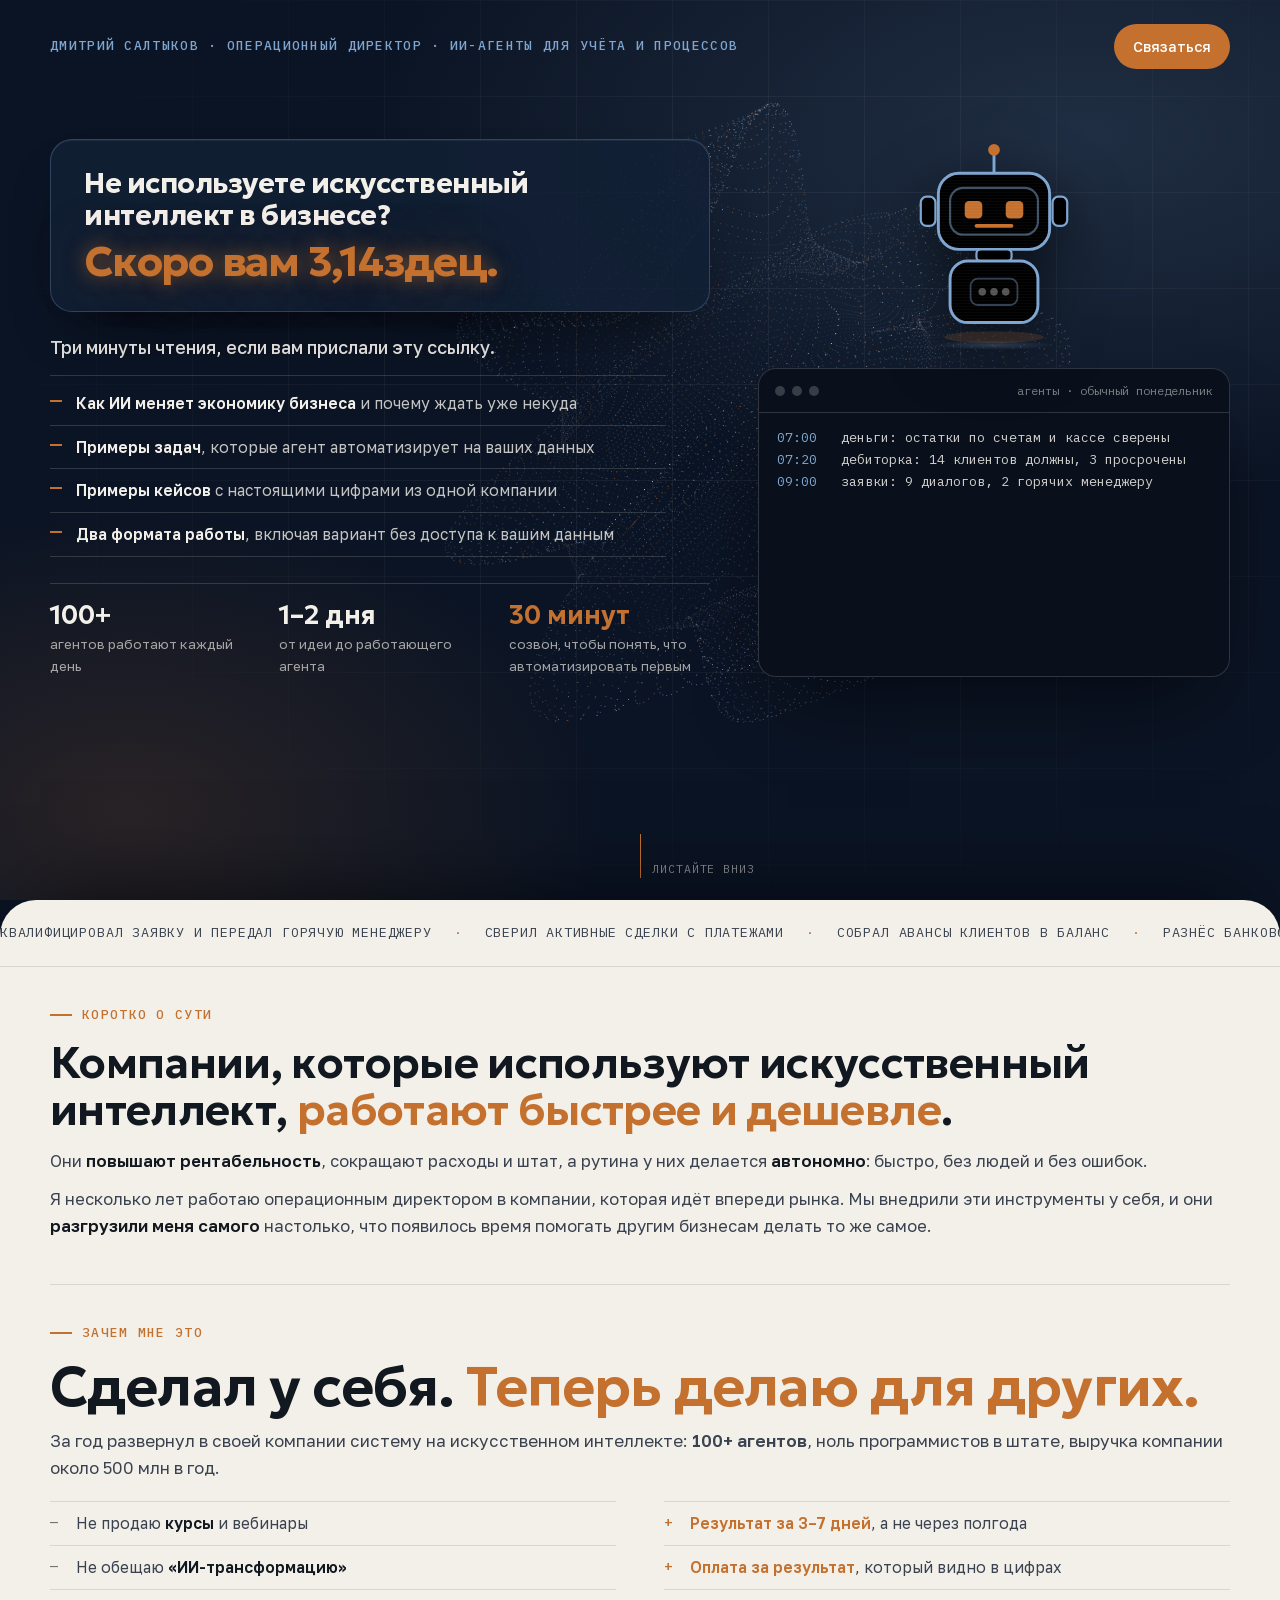
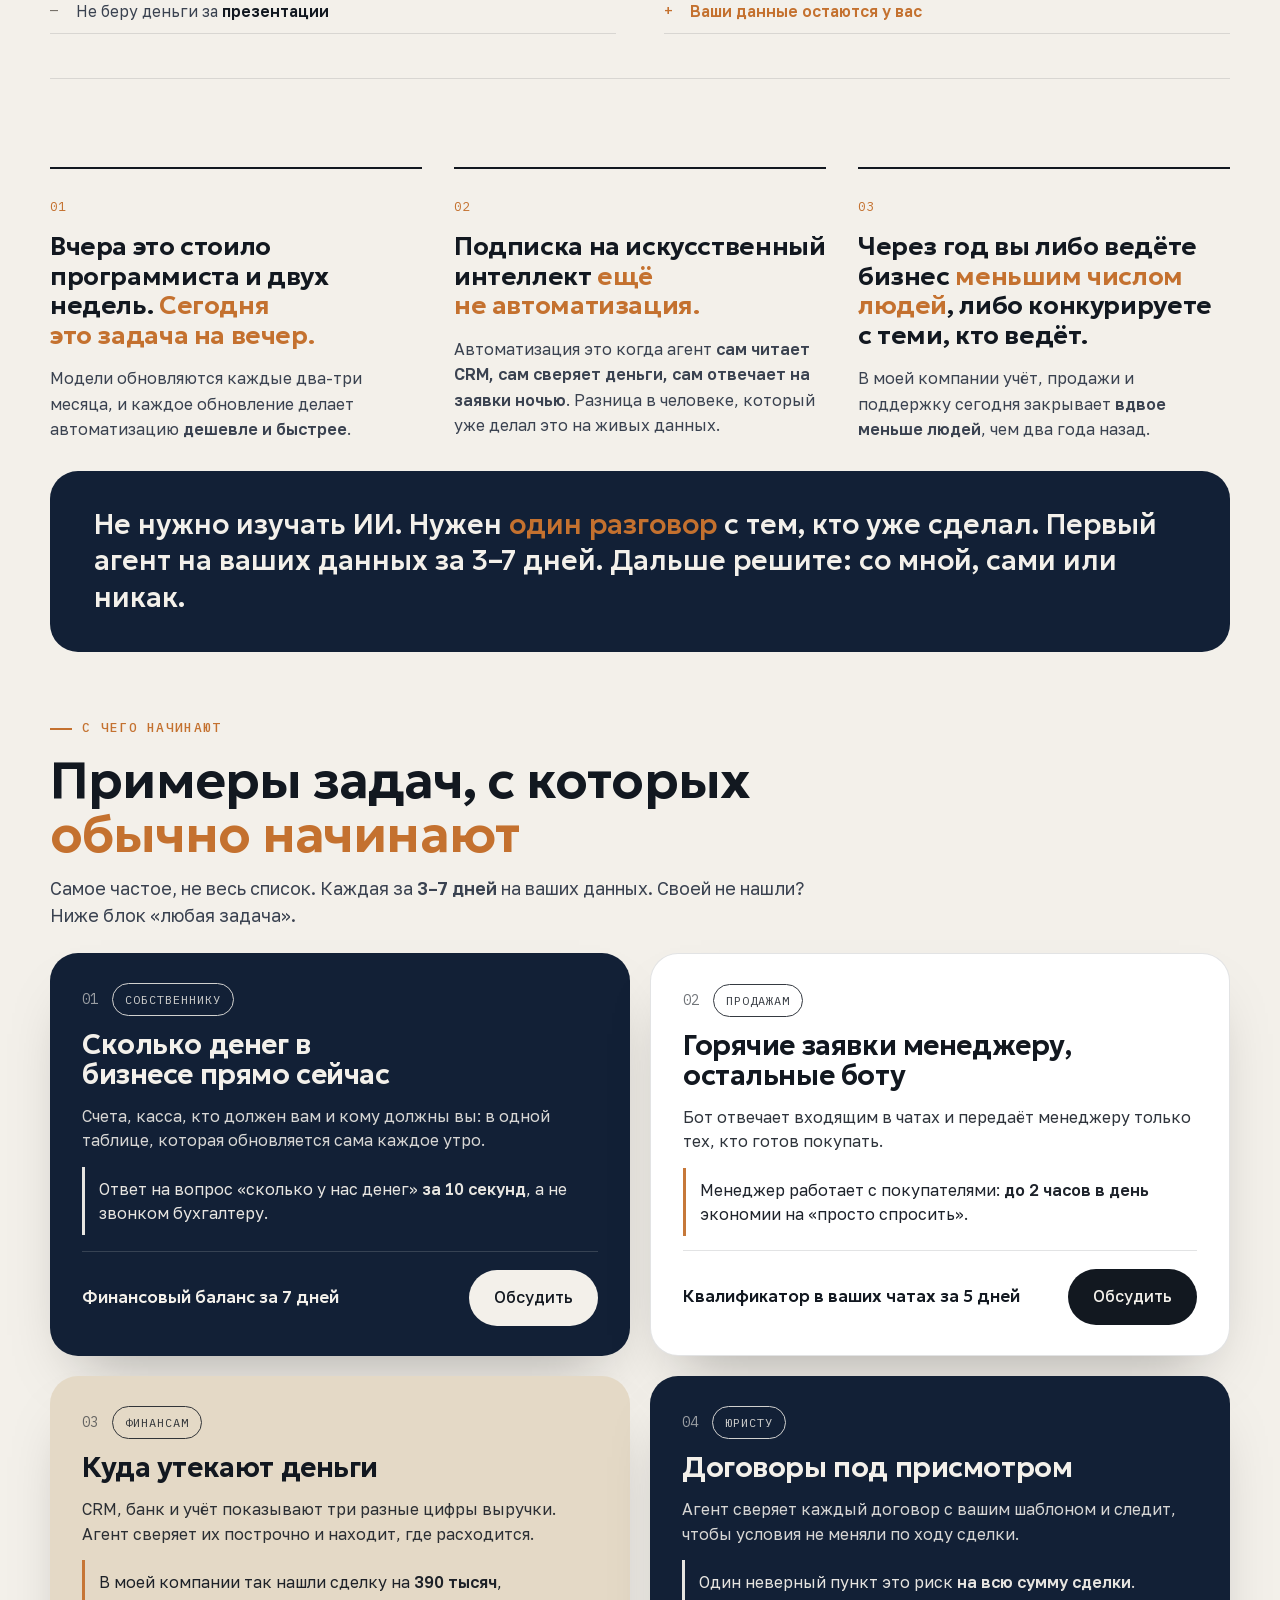
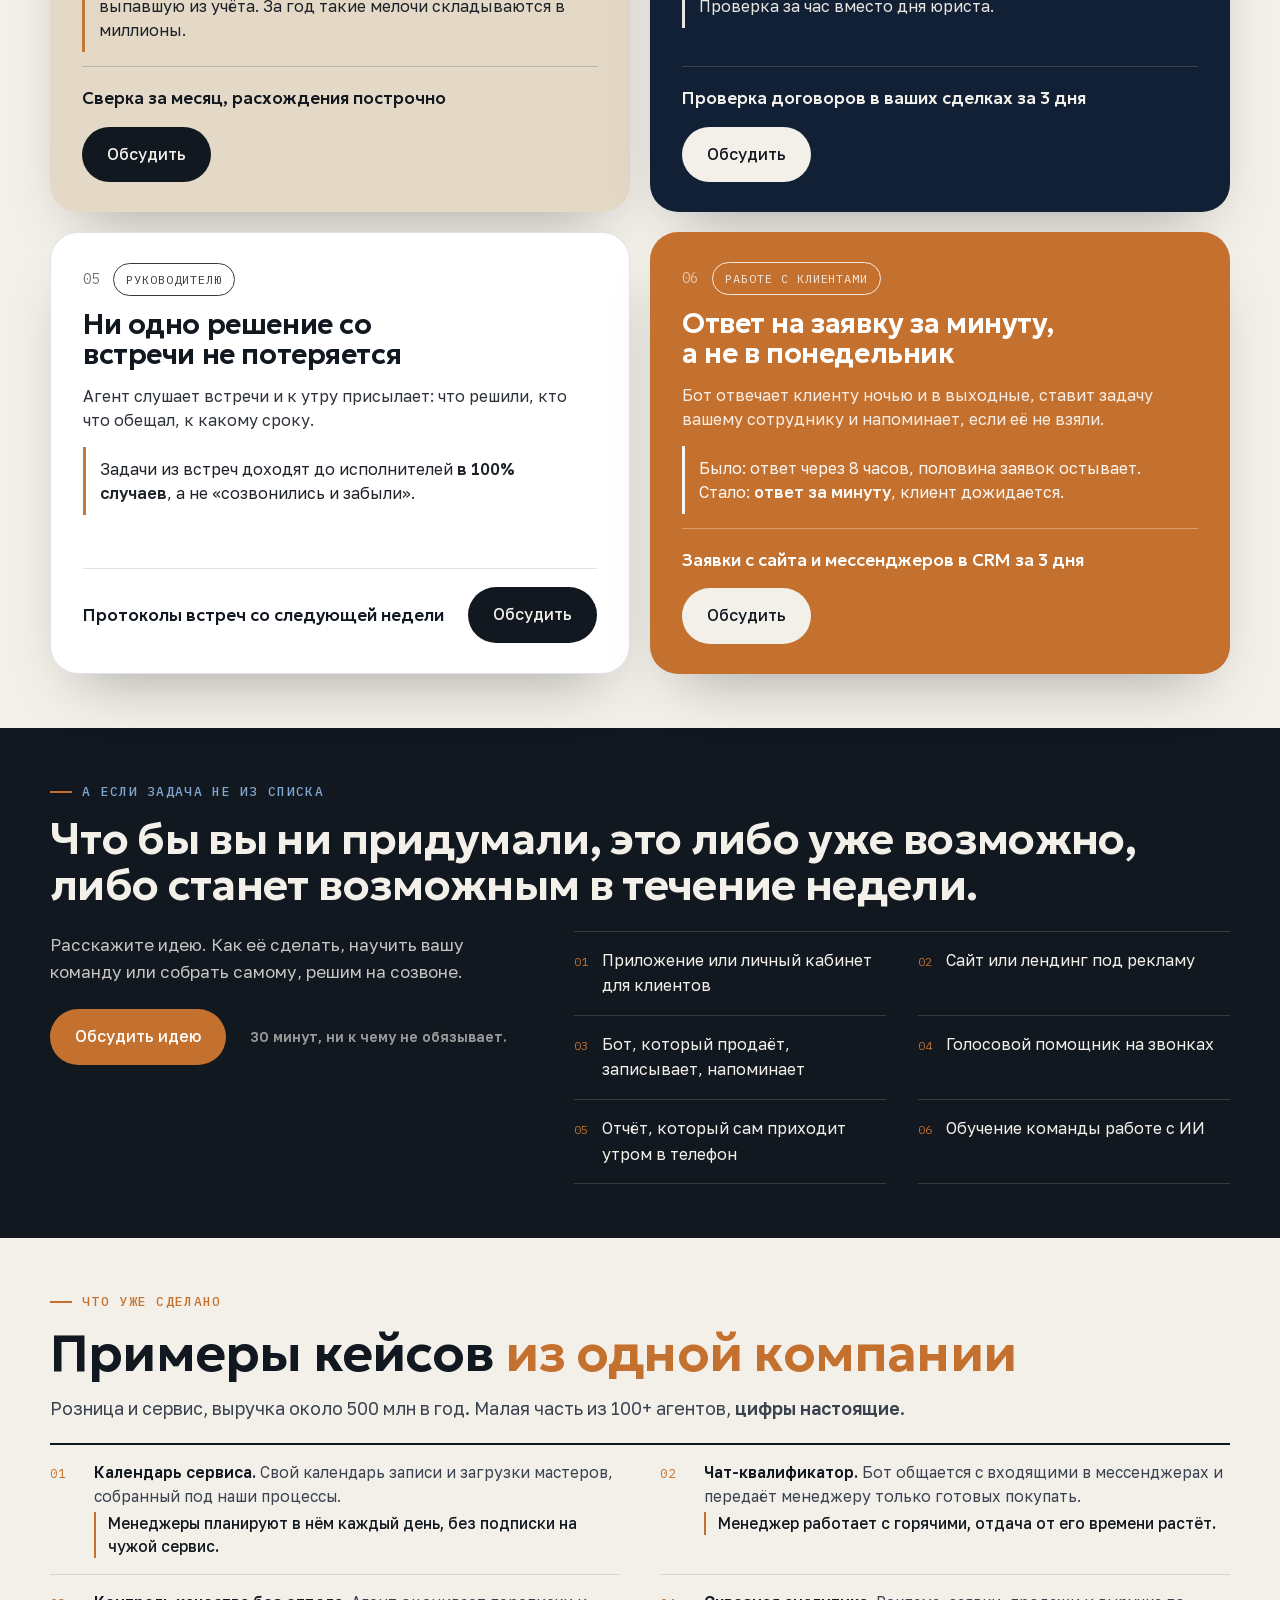
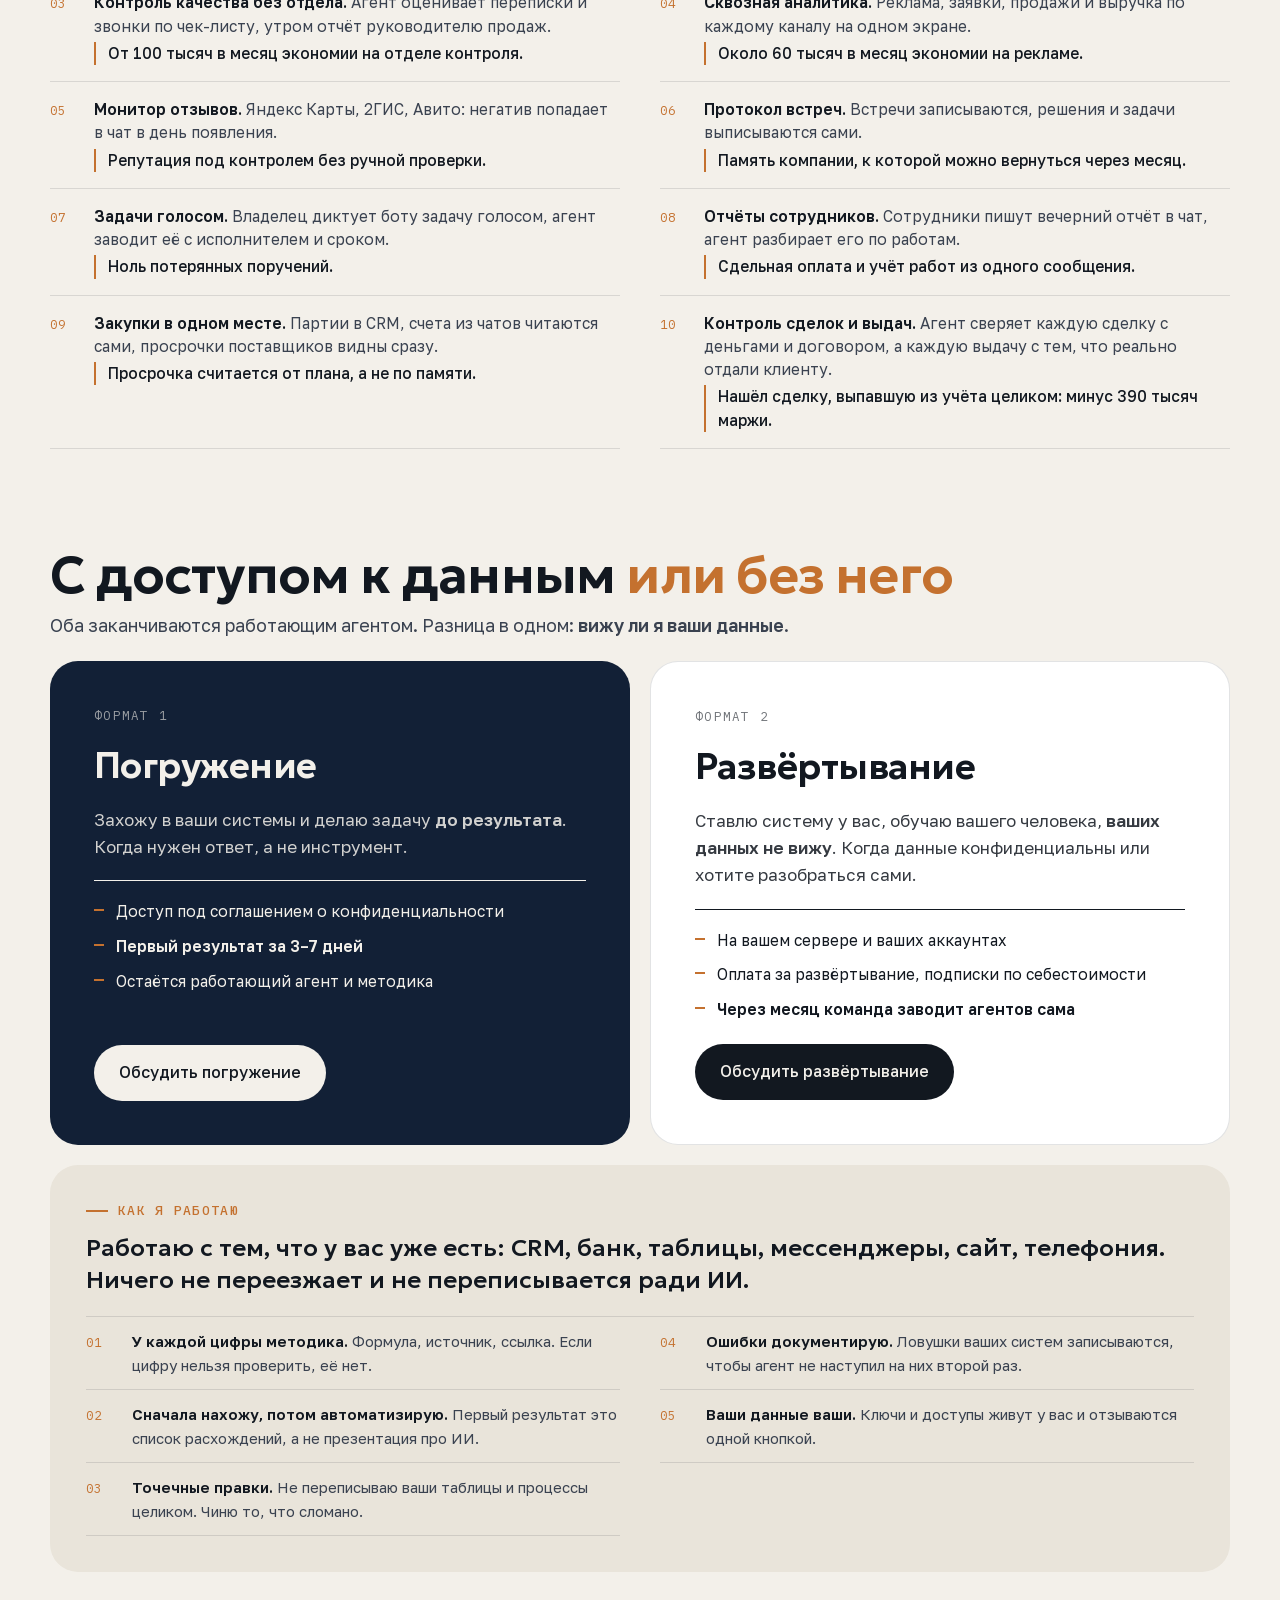
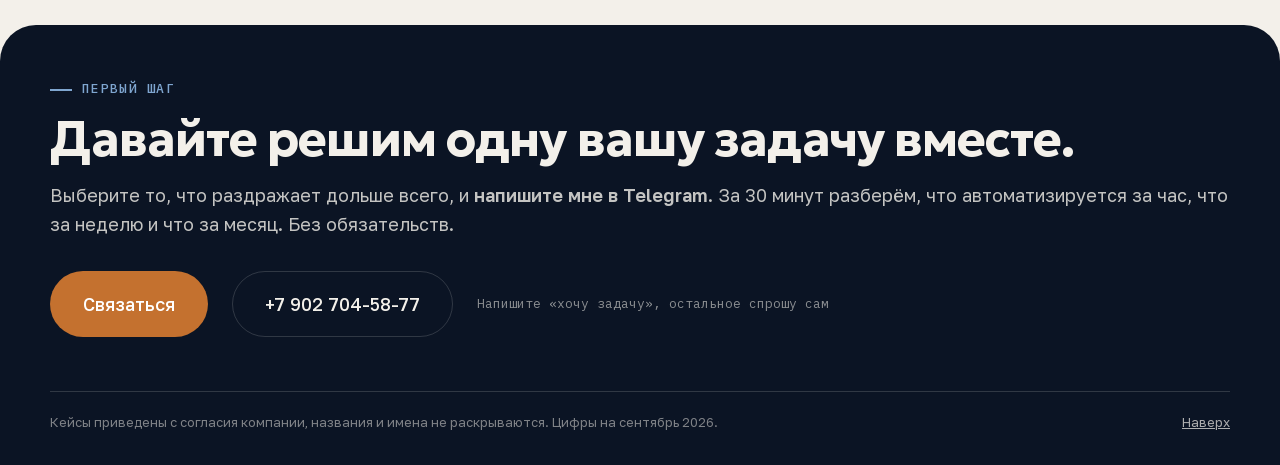
<file: index.html>
<!DOCTYPE html>
<html lang="ru">
<head>
<meta charset="utf-8">
<meta name="viewport" content="width=device-width, initial-scale=1">
<title>Дмитрий Салтыков — ИИ-агенты для бизнеса</title>
<meta name="description" content="Не используете искусственный интеллект в бизнесе? Скоро вам 3,14здец. Первый работающий агент на ваших данных за 3–7 дней. 100+ агентов в компании с выручкой 500 млн, примеры кейсов, два формата работы.">
<meta property="og:title" content="Не используете искусственный интеллект в бизнесе? Скоро вам 3,14здец.">
<meta property="og:description" content="Первый работающий агент на ваших данных за 3–7 дней. 100+ агентов в компании с выручкой 500 млн, примеры кейсов, два формата работы, включая вариант без доступа к данным.">
<meta property="og:image" content="https://saltykovd03-create.github.io/og.png">
<meta property="og:type" content="website">
<meta name="twitter:card" content="summary_large_image">
<link rel="icon" href="data:image/svg+xml,%3Csvg xmlns=%27http://www.w3.org/2000/svg%27 viewBox=%270 0 64 64%27%3E%3Crect width=%2764%27 height=%2764%27 rx=%2714%27 fill=%27%230B1424%27/%3E%3Ctext x=%2732%27 y=%2742%27 font-family=%27Arial%27 font-weight=%27700%27 font-size=%2730%27 fill=%27%23C4712F%27 text-anchor=%27middle%27%3E%D0%94%D0%A1%3C/text%3E%3C/svg%3E">
<link rel="stylesheet" href="fonts/fonts.css?v=1">
<link rel="stylesheet" href="style.css?v=44">
</head>
<body>

<!-- Блок 1. Хедер -->
<header class="header" id="top">
  <div class="container header__in">
    <a href="#top" class="header__name">Дмитрий Салтыков</a>
    <nav class="header__nav" aria-label="Разделы">
      <a href="#why">Почему сейчас</a>
      <a href="#start">С чего начать</a>
      <a href="#any">Любая задача</a>
      <a href="#cases">Кейсы</a>
      <a href="#formats">Форматы</a>
    </nav>
    <a href="https://t.me/shabb1on" class="btn btn--sm btn--copper" target="_blank" rel="noopener">Связаться</a>
  </div>
</header>

<!-- Блок 2. Hero -->
<section class="hero" aria-label="Главный экран">
  <div class="hero__bg" aria-hidden="true"></div>
  <canvas class="hero__fx" id="herofx" aria-hidden="true"></canvas>
  <div class="container hero__top" data-hero-line>
    <p class="eyebrow eyebrow--light hero__eyebrow-d">Дмитрий Салтыков · операционный директор · ИИ-агенты для учёта и процессов</p>
    <span class="hero__name">Дмитрий Салтыков</span>
    <a href="https://t.me/shabb1on" class="btn btn--sm btn--copper" target="_blank" rel="noopener">Связаться</a>
  </div>
  <div class="container hero__grid">
    <div class="hero__text">
      <p class="eyebrow eyebrow--light hero__eyebrow-m" data-hero-line>Операционный директор · ИИ-агенты для бизнеса</p>
      <h1 class="hero__h1">
        <span class="line line--q" data-hero-line>Не используете искусственный интеллект в&nbsp;бизнесе?</span>
        <span class="line line--em" data-hero-line>Скоро вам 3,14здец.</span>
      </h1>
      <div class="hero__row" data-hero-line>
        <p class="hero__lead">Три минуты чтения, если вам прислали эту ссылку.</p>
        <div class="robot-wrap robot-wrap--m" aria-hidden="true"><div class="robot-stage"><svg class="robot" viewBox="0 0 120 140">
            <g class="robot__glow"><ellipse cx="60" cy="134" rx="34" ry="4"/></g>
            <line x1="60" y1="8" x2="60" y2="22" class="robot__line"/>
            <circle cx="60" cy="6" r="4" class="robot__ant"/>
            <rect x="22" y="22" width="76" height="52" rx="14" class="robot__head"/>
            <rect x="30" y="32" width="60" height="32" rx="9" class="robot__screen"/>
            <rect x="40" y="41" width="12" height="12" rx="3" class="robot__eye"/>
            <rect x="68" y="41" width="12" height="12" rx="3" class="robot__eye"/>
            <path d="M48 58h24" class="robot__mouth"/>
            <rect x="10" y="38" width="10" height="20" rx="4" class="robot__ear"/>
            <rect x="100" y="38" width="10" height="20" rx="4" class="robot__ear"/>
            <rect x="48" y="74" width="24" height="8" rx="3" class="robot__neck"/>
            <rect x="30" y="82" width="60" height="42" rx="12" class="robot__body"/>
            <rect x="44" y="94" width="32" height="18" rx="5" class="robot__panel"/>
            <circle cx="52" cy="103" r="2.6" class="robot__led led-a"/>
            <circle cx="60" cy="103" r="2.6" class="robot__led led-b"/>
            <circle cx="68" cy="103" r="2.6" class="robot__led led-c"/>
          </svg><div class="robot-scan"></div></div></div>
      </div>
      <ul class="hero__preview" data-hero-line>
        <li><b>Как ИИ меняет экономику бизнеса</b> и почему ждать уже некуда</li>
        <li><b>Примеры задач</b>, которые агент автоматизирует на ваших данных</li>
        <li><b>Примеры кейсов</b> с настоящими цифрами из одной компании</li>
        <li><b>Два формата работы</b>, включая вариант без доступа к вашим данным</li>
      </ul>
      <dl class="hero__facts" data-hero-line>
        <div><dt>100+</dt><dd>агентов работают каждый день</dd></div>
        <div><dt>1–2 дня</dt><dd>от идеи до работающего агента</dd></div>
        <div class="hero__facts-cta"><dt>30 минут</dt><dd>созвон, чтобы понять, что автоматизировать первым</dd></div>
      </dl>
    </div>

    <div class="hero__side">
      <!-- Блок 2.1. Робот: вращается вокруг оси, мерцает как старый телевизор -->
      <div class="robot-wrap robot-wrap--d" aria-hidden="true">
        <div class="robot-stage">
          <svg class="robot" viewBox="0 0 120 140">
            <g class="robot__glow"><ellipse cx="60" cy="134" rx="34" ry="4"/></g>
            <line x1="60" y1="8" x2="60" y2="22" class="robot__line"/>
            <circle cx="60" cy="6" r="4" class="robot__ant"/>
            <rect x="22" y="22" width="76" height="52" rx="14" class="robot__head"/>
            <rect x="30" y="32" width="60" height="32" rx="9" class="robot__screen"/>
            <rect x="40" y="41" width="12" height="12" rx="3" class="robot__eye"/>
            <rect x="68" y="41" width="12" height="12" rx="3" class="robot__eye"/>
            <path d="M48 58h24" class="robot__mouth"/>
            <rect x="10" y="38" width="10" height="20" rx="4" class="robot__ear"/>
            <rect x="100" y="38" width="10" height="20" rx="4" class="robot__ear"/>
            <rect x="48" y="74" width="24" height="8" rx="3" class="robot__neck"/>
            <rect x="30" y="82" width="60" height="42" rx="12" class="robot__body"/>
            <rect x="44" y="94" width="32" height="18" rx="5" class="robot__panel"/>
            <circle cx="52" cy="103" r="2.6" class="robot__led led-a"/>
            <circle cx="60" cy="103" r="2.6" class="robot__led led-b"/>
            <circle cx="68" cy="103" r="2.6" class="robot__led led-c"/>
          </svg>
          <div class="robot-scan"></div>
        </div>
        <div class="robot-base"></div>
      </div>

      <div class="log" aria-label="Что делают агенты в обычный день">
        <div class="log__bar"><span></span><span></span><span></span><em>агенты · обычный понедельник</em></div>
        <ol class="log__lines" id="log"></ol>
      </div>
    </div>
  </div>
  <div class="hero__scroll" aria-hidden="true"><span></span><em>листайте вниз</em></div>
</section>

<!-- Блок 3. Лист, наезжающий на hero -->
<main class="sheet">

  <!-- Блок 3.1. Бегущая строка -->
  <div class="marquee" aria-hidden="true">
    <div class="marquee__track">
      <span>квалифицировал заявку и передал горячую менеджеру</span><i>·</i>
      <span>сверил активные сделки с платежами</span><i>·</i>
      <span>собрал авансы клиентов в баланс</span><i>·</i>
      <span>разнёс банковскую выписку по статьям</span><i>·</i>
      <span>расшифровал звонок и оценил по чек-листу</span><i>·</i>
      <span>поставил задачу по пропущенному звонку</span><i>·</i>
      <span>проверил договор на отклонения от шаблона</span><i>·</i>
      <span>записал встречу и выписал решения</span><i>·</i>
      <span>квалифицировал заявку и передал горячую менеджеру</span><i>·</i>
      <span>сверил активные сделки с платежами</span><i>·</i>
      <span>собрал авансы клиентов в баланс</span><i>·</i>
      <span>разнёс банковскую выписку по статьям</span><i>·</i>
      <span>расшифровал звонок и оценил по чек-листу</span><i>·</i>
      <span>поставил задачу по пропущенному звонку</span><i>·</i>
      <span>проверил договор на отклонения от шаблона</span><i>·</i>
      <span>записал встречу и выписал решения</span><i>·</i>
    </div>
  </div>
  <!-- Блок 3.15. Суть коротко -->
  <section class="section gist" id="gist">
    <div class="container">
      <p class="eyebrow" data-reveal>Коротко о сути</p>
      <h2 class="gist__h" data-reveal>Компании, которые используют искусственный интеллект, <span class="em">работают быстрее и дешевле</span>.</h2>
      <p class="gist__p" data-reveal>Они <b>повышают рентабельность</b>, сокращают расходы и штат, а рутина у них делается <b>автономно</b>: быстро, без людей и без ошибок.</p>
      <p class="gist__p" data-reveal>Я несколько лет работаю операционным директором в компании, которая идёт впереди рынка. Мы внедрили эти инструменты у себя, и они <b>разгрузили меня самого</b> настолько, что появилось время помогать другим бизнесам делать то же самое.</p>
    </div>
  </section>

  <!-- Блок 3.2. Зачем мне это -->
  <section class="section creed" id="creed">
    <div class="container">
      <div class="creed__head">
        <p class="eyebrow" data-reveal>Зачем мне это</p>
        <h2 class="creed__h" data-reveal>Сделал у себя. <span class="em">Теперь делаю для других.</span></h2>
        <p class="creed__lead" data-reveal>За год развернул в своей компании систему на искусственном интеллекте: <b>100+ агентов</b>, ноль программистов в штате, выручка компании около 500 млн в год.</p>
      </div>
      <div class="creed__cols">
        <ul class="creed__list creed__list--no" data-reveal>
          <li>Не продаю <b>курсы</b> и вебинары</li>
          <li>Не обещаю <b>«ИИ-трансформацию»</b></li>
          <li>Не беру деньги за <b>презентации</b></li>
        </ul>
        <ul class="creed__list creed__list--yes" data-reveal data-delay="0.1">
          <li><b>Результат за 3–7 дней</b>, а не через полгода</li>
          <li><b>Оплата за результат</b>, который видно в цифрах</li>
          <li><b>Ваши данные остаются у вас</b></li>
        </ul>
      </div>
    </div>
  </section>

  <!-- Блок 4. Почему сейчас -->
  <section class="section why" id="why">
    <div class="container">
      <p class="eyebrow" data-reveal>Почему сейчас, а не «когда-нибудь»</p>
      <div class="why__beats">
        <article class="beat" data-reveal>
          <span class="beat__n">01</span>
          <h2 class="beat__h">Вчера это стоило программиста и двух недель. <span class="em">Сегодня это задача на вечер.</span></h2>
          <p>Модели обновляются каждые два-три месяца, и каждое обновление делает автоматизацию <b>дешевле и быстрее</b>.</p>
        </article>
        <article class="beat" data-reveal>
          <span class="beat__n">02</span>
          <h2 class="beat__h">Подписка на искусственный интеллект <span class="em">ещё не автоматизация.</span></h2>
          <p>Автоматизация это когда агент <b>сам читает CRM, сам сверяет деньги, сам отвечает на заявки ночью</b>. Разница в человеке, который уже делал это на живых данных.</p>
        </article>
        <article class="beat" data-reveal>
          <span class="beat__n">03</span>
          <h2 class="beat__h">Через год вы либо ведёте бизнес <span class="em">меньшим числом людей</span>, либо конкурируете с теми, кто ведёт.</h2>
          <p>В моей компании учёт, продажи и поддержку сегодня закрывает <b>вдвое меньше людей</b>, чем два года назад.</p>
        </article>
      </div>
      <div class="why__out" data-reveal><p>Не нужно изучать ИИ. Нужен <span class="em">один разговор</span> с тем, кто уже сделал. Первый агент на ваших данных за 3–7 дней. Дальше решите: со мной, сами или никак.</p></div>
    </div>
  </section>

  <!-- Блок 5. С чего начинают: стопка из семи карточек -->
  <section class="section start" id="start">
    <div class="container start__head">
      <p class="eyebrow" data-reveal>С чего начинают</p>
      <h2 class="h2" data-reveal>Примеры задач, с которых <span class="em">обычно начинают</span></h2>
      <p class="lead" data-reveal data-delay="0.1">Самое частое, не весь список. Каждая за <b>3–7 дней</b> на ваших данных. Своей не нашли? Ниже блок «любая задача».</p>
    </div>

    <div class="container stack">

      <article class="card card--navy" data-stack-card>
        <div class="card__veil" data-stack-veil aria-hidden="true"></div>
        <div class="card__in">
          <div class="card__meta"><span class="card__n">01</span><span class="chip">Собственнику</span></div>
          <h3 class="card__h">Сколько денег в бизнесе прямо сейчас</h3>
          <p class="card__lead">Счета, касса, кто должен вам и кому должны вы: в одной таблице, которая обновляется сама каждое утро.</p>
          <p class="card__res">Ответ на вопрос «сколько у нас денег» <b>за 10 секунд</b>, а не звонком бухгалтеру.</p>
          <div class="card__foot">
            <span class="card__cta">Финансовый баланс за 7 дней</span>
            <a href="https://t.me/shabb1on?text=Хочу%20финансовый%20баланс" class="btn btn--paper" target="_blank" rel="noopener">Обсудить</a>
          </div>
        </div>
      </article>

      <article class="card card--paper" data-stack-card>
        <div class="card__veil" data-stack-veil aria-hidden="true"></div>
        <div class="card__in">
          <div class="card__meta"><span class="card__n">02</span><span class="chip">Продажам</span></div>
          <h3 class="card__h">Горячие заявки менеджеру, остальные боту</h3>
          <p class="card__lead">Бот отвечает входящим в чатах и передаёт менеджеру только тех, кто готов покупать.</p>
          <p class="card__res">Менеджер работает с покупателями: <b>до 2 часов в день</b> экономии на «просто спросить».</p>
          <div class="card__foot">
            <span class="card__cta">Квалификатор в ваших чатах за 5 дней</span>
            <a href="https://t.me/shabb1on?text=Хочу%20квалификатор%20заявок" class="btn btn--ink" target="_blank" rel="noopener">Обсудить</a>
          </div>
        </div>
      </article>

      <article class="card card--sand" data-stack-card>
        <div class="card__veil" data-stack-veil aria-hidden="true"></div>
        <div class="card__in">
          <div class="card__meta"><span class="card__n">03</span><span class="chip">Финансам</span></div>
          <h3 class="card__h">Куда утекают деньги</h3>
          <p class="card__lead">CRM, банк и учёт показывают три разные цифры выручки. Агент сверяет их построчно и находит, где расходится.</p>
          <p class="card__res">В моей компании так нашли сделку на <b>390 тысяч</b>, выпавшую из учёта. За год такие мелочи складываются в миллионы.</p>
          <div class="card__foot">
            <span class="card__cta">Сверка за месяц, расхождения построчно</span>
            <a href="https://t.me/shabb1on?text=Хочу%20сверку%20учёта" class="btn btn--ink" target="_blank" rel="noopener">Обсудить</a>
          </div>
        </div>
      </article>

      <article class="card card--navy" data-stack-card>
        <div class="card__veil" data-stack-veil aria-hidden="true"></div>
        <div class="card__in">
          <div class="card__meta"><span class="card__n">04</span><span class="chip">Юристу</span></div>
          <h3 class="card__h">Договоры под присмотром</h3>
          <p class="card__lead">Агент сверяет каждый договор с вашим шаблоном и следит, чтобы условия не меняли по ходу сделки.</p>
          <p class="card__res">Один неверный пункт это риск <b>на всю сумму сделки</b>. Проверка за час вместо дня юриста.</p>
          <div class="card__foot">
            <span class="card__cta">Проверка договоров в ваших сделках за 3 дня</span>
            <a href="https://t.me/shabb1on?text=Хочу%20проверку%20договоров" class="btn btn--paper" target="_blank" rel="noopener">Обсудить</a>
          </div>
        </div>
      </article>

      <article class="card card--paper" data-stack-card>
        <div class="card__veil" data-stack-veil aria-hidden="true"></div>
        <div class="card__in">
          <div class="card__meta"><span class="card__n">05</span><span class="chip">Руководителю</span></div>
          <h3 class="card__h">Ни одно решение со встречи не потеряется</h3>
          <p class="card__lead">Агент слушает встречи и к утру присылает: что решили, кто что обещал, к какому сроку.</p>
          <p class="card__res">Задачи из встреч доходят до исполнителей <b>в 100% случаев</b>, а не «созвонились и забыли».</p>
          <div class="card__foot">
            <span class="card__cta">Протоколы встреч со следующей недели</span>
            <a href="https://t.me/shabb1on?text=Хочу%20протоколы%20встреч" class="btn btn--ink" target="_blank" rel="noopener">Обсудить</a>
          </div>
        </div>
      </article>


      <article class="card card--copper" data-stack-card>
        <div class="card__veil" data-stack-veil aria-hidden="true"></div>
        <div class="card__in">
          <div class="card__meta"><span class="card__n">06</span><span class="chip">Работе с клиентами</span></div>
          <h3 class="card__h">Ответ на заявку за минуту, а не в понедельник</h3>
          <p class="card__lead">Бот отвечает клиенту ночью и в выходные, ставит задачу вашему сотруднику и напоминает, если её не взяли.</p>
          <p class="card__res">Было: ответ через 8 часов, половина заявок остывает. Стало: <b>ответ за минуту</b>, клиент дожидается.</p>
          <div class="card__foot">
            <span class="card__cta">Заявки с сайта и мессенджеров в CRM за 3 дня</span>
            <a href="https://t.me/shabb1on?text=Хочу%20заявки%20в%20CRM" class="btn btn--paper" target="_blank" rel="noopener">Обсудить</a>
          </div>
        </div>
      </article>

    </div>
  </section>

  <!-- Блок 6. Возможно всё -->
  <section class="section any" id="any">
    <div class="container">
      <p class="eyebrow" data-reveal>А если задача не из списка</p>
      <h2 class="any__h" data-reveal>Что бы вы ни придумали, это либо уже возможно, либо станет возможным в течение недели.</h2>
      <div class="any__grid">
        <div>
          <p class="any__p" data-reveal>Расскажите идею. Как её сделать, научить вашу команду или собрать самому, решим на созвоне.</p>
          <div class="any__cta" data-reveal>
            <a href="https://t.me/shabb1on?text=Есть%20идея%2C%20хочу%20обсудить" class="btn btn--copper" target="_blank" rel="noopener">Обсудить идею</a>
            <small><b>30 минут, ни к чему не обязывает.</b></small>
          </div>
        </div>
        <ul class="any__list" data-reveal>
          <li><span>01</span>Приложение или личный кабинет для клиентов</li>
          <li><span>02</span>Сайт или лендинг под рекламу</li>
          <li><span>03</span>Бот, который продаёт, записывает, напоминает</li>
          <li><span>04</span>Голосовой помощник на звонках</li>
          <li><span>05</span>Отчёт, который сам приходит утром в телефон</li>
          <li><span>06</span>Обучение команды работе с ИИ</li>
        </ul>
      </div>
    </div>
  </section>

  <!-- Блок 7. Кейсы: пятнадцать коротких -->
  <section class="section cases" id="cases">
    <div class="container">
      <div class="cases__head">
        <p class="eyebrow" data-reveal>Что уже сделано</p>
        <h2 class="h2" data-reveal>Примеры кейсов <span class="em">из одной компании</span></h2>
        <p class="lead lead--wide" data-reveal data-delay="0.1">Розница и сервис, выручка около 500 млн в год. Малая часть из 100+ агентов, <b>цифры настоящие</b>.</p>
      </div>

      <ol class="ledger" data-reveal>
        <li><b>Календарь сервиса.</b> Свой календарь записи и загрузки мастеров, собранный под наши процессы. <em>Менеджеры планируют в нём каждый день, без подписки на чужой сервис.</em></li>
        <li><b>Чат-квалификатор.</b> Бот общается с входящими в мессенджерах и передаёт менеджеру только готовых покупать. <em>Менеджер работает с горячими, отдача от его времени растёт.</em></li>
        <li><b>Контроль качества без отдела.</b> Агент оценивает переписки и звонки по чек-листу, утром отчёт руководителю продаж. <em>От 100 тысяч в месяц экономии на отделе контроля.</em></li>
        <li><b>Сквозная аналитика.</b> Реклама, заявки, продажи и выручка по каждому каналу на одном экране. <em>Около 60 тысяч в месяц экономии на рекламе.</em></li>
        <li><b>Монитор отзывов.</b> Яндекс Карты, 2ГИС, Авито: негатив попадает в чат в день появления. <em>Репутация под контролем без ручной проверки.</em></li>
        <li><b>Протокол встреч.</b> Встречи записываются, решения и задачи выписываются сами. <em>Память компании, к которой можно вернуться через месяц.</em></li>
        <li><b>Задачи голосом.</b> Владелец диктует боту задачу голосом, агент заводит её с исполнителем и сроком. <em>Ноль потерянных поручений.</em></li>
        <li><b>Отчёты сотрудников.</b> Сотрудники пишут вечерний отчёт в чат, агент разбирает его по работам. <em>Сдельная оплата и учёт работ из одного сообщения.</em></li>
        <li><b>Закупки в одном месте.</b> Партии в CRM, счета из чатов читаются сами, просрочки поставщиков видны сразу. <em>Просрочка считается от плана, а не по памяти.</em></li>
        <li><b>Контроль сделок и выдач.</b> Агент сверяет каждую сделку с деньгами и договором, а каждую выдачу с тем, что реально отдали клиенту. <em>Нашёл сделку, выпавшую из учёта целиком: минус 390 тысяч маржи.</em></li>
      </ol>
    </div>
  </section>

  <!-- Блок 8. Два формата работы -->
  <section class="section formats" id="formats">
    <div class="container">
      <p class="eyebrow" data-reveal>Два формата работы</p>
      <h2 class="h2" data-reveal>С доступом к данным <span class="em">или без него</span></h2>
      <p class="lead formats__lead" data-reveal>Оба заканчиваются работающим агентом. Разница в одном: <b>вижу ли я ваши данные</b>.</p>

      <div class="formats__grid">
        <article class="fmt fmt--ink" data-reveal>
          <span class="fmt__n">Формат 1</span>
          <h3>Погружение</h3>
          <p>Захожу в ваши системы и делаю задачу <b>до результата</b>. Когда нужен ответ, а не инструмент.</p>
          <ul>
            <li>Доступ под соглашением о конфиденциальности</li>
            <li><b>Первый результат за 3–7 дней</b></li>
            <li>Остаётся работающий агент и методика</li>
          </ul>
          <a href="https://t.me/shabb1on?text=Интересует%20формат%20с%20погружением" class="btn btn--paper fmt__btn" target="_blank" rel="noopener">Обсудить погружение</a>
        </article>
        <article class="fmt fmt--paper" data-reveal data-delay="0.1">
          <span class="fmt__n">Формат 2</span>
          <h3>Развёртывание</h3>
          <p>Ставлю систему у вас, обучаю вашего человека, <b>ваших данных не вижу</b>. Когда данные конфиденциальны или хотите разобраться сами.</p>
          <ul>
            <li>На вашем сервере и ваших аккаунтах</li>
            <li>Оплата за развёртывание, подписки по себестоимости</li>
            <li><b>Через месяц команда заводит агентов сама</b></li>
          </ul>
          <a href="https://t.me/shabb1on?text=Интересует%20развёртывание%20без%20доступа%20к%20данным" class="btn btn--ink fmt__btn" target="_blank" rel="noopener">Обсудить развёртывание</a>
        </article>
      </div>

      <div class="principles-plate" data-reveal>
        <div>
          <p class="eyebrow">Как я работаю</p>
          <p class="principles-plate__p">Работаю с тем, что у вас уже есть: CRM, банк, таблицы, мессенджеры, сайт, телефония. Ничего не переезжает и не переписывается ради ИИ.</p>
        </div>
        <ol class="principles">
          <li><span><b>У каждой цифры методика.</b> Формула, источник, ссылка. Если цифру нельзя проверить, её нет.</span></li>
          <li><span><b>Сначала нахожу, потом автоматизирую.</b> Первый результат это список расхождений, а не презентация про ИИ.</span></li>
          <li><span><b>Точечные правки.</b> Не переписываю ваши таблицы и процессы целиком. Чиню то, что сломано.</span></li>
          <li><span><b>Ошибки документирую.</b> Ловушки ваших систем записываются, чтобы агент не наступил на них второй раз.</span></li>
          <li><span><b>Ваши данные ваши.</b> Ключи и доступы живут у вас и отзываются одной кнопкой.</span></li>
        </ol>
      </div>
    </div>
  </section>

  <!-- Блок 9. Контакт -->
  <section class="section contact" id="contact">
    <div class="container">
      <p class="eyebrow eyebrow--light" data-reveal>Первый шаг</p>
      <h2 class="contact__h" data-reveal>Давайте решим одну вашу задачу вместе.</h2>
      <p class="contact__p" data-reveal>Выберите то, что раздражает дольше всего, и <b>напишите мне в Telegram</b>. За 30 минут разберём, что автоматизируется за час, что за неделю и что за месяц. Без обязательств.</p>
      <div class="contact__btns" data-reveal>
        <a href="https://t.me/shabb1on?text=Хочу%20решить%20одну%20задачу" class="btn btn--copper btn--lg" target="_blank" rel="noopener">Связаться</a>
        <a href="tel:+79027045877" class="btn btn--ghost btn--lg">+7 902 704-58-77</a>
        <span class="contact__small">Напишите «хочу задачу», остальное спрошу сам</span>
      </div>
    </div>
  </section>

</main>

<!-- Блок 10. Футер -->
<footer class="footer">
  <div class="container footer__in">
    <span>Кейсы приведены с согласия компании, названия и имена не раскрываются. Цифры на сентябрь 2026.</span>
    <a href="#top">Наверх</a>
  </div>
</footer>


<!-- Блок 11. Окно контактов: открывается по любой кнопке связи -->
<div class="cmodal" id="cmodal" hidden>
  <div class="cmodal__bg" data-cmodal-close></div>
  <div class="cmodal__sheet" role="dialog" aria-modal="true" aria-labelledby="cmodal-title">
    <button class="cmodal__x" type="button" data-cmodal-close aria-label="Закрыть"></button>
    <p class="eyebrow">Как удобнее связаться</p>
    <h3 id="cmodal-title" class="cmodal__h">Дмитрий Салтыков</h3>
    <p class="cmodal__p">Отвечаю в тот же день. Выберите способ:</p>
    <div class="cmodal__list">
      <a class="cmodal__item" href="tel:+79027045877">
        <span class="cmodal__ico cmodal__ico--call" aria-hidden="true"></span>
        <span class="cmodal__txt"><b>Позвонить</b><small>+7 902 704-58-77</small></span>
      </a>
      <a class="cmodal__item" id="cmodal-tg" href="https://t.me/shabb1on" target="_blank" rel="noopener">
        <span class="cmodal__ico cmodal__ico--tg" aria-hidden="true"></span>
        <span class="cmodal__txt"><b>Написать в Telegram</b><small>@shabb1on</small></span>
      </a>
      <a class="cmodal__item" id="cmodal-max" href="#" data-copy="+79027045877">
        <span class="cmodal__ico cmodal__ico--max" aria-hidden="true"></span>
        <span class="cmodal__txt"><b>Написать в MAX</b><small>по номеру +7 902 704-58-77, нажмите, чтобы скопировать</small></span>
      </a>
    </div>
    <p class="cmodal__note" id="cmodal-note"></p>
  </div>
</div>

<script src="js/gsap.min.js"></script>
<script src="js/ScrollTrigger.min.js"></script>
<script src="script.js?v=16"></script>
<script src="fx.js?v=9"></script>
</body>
</html>
</file>
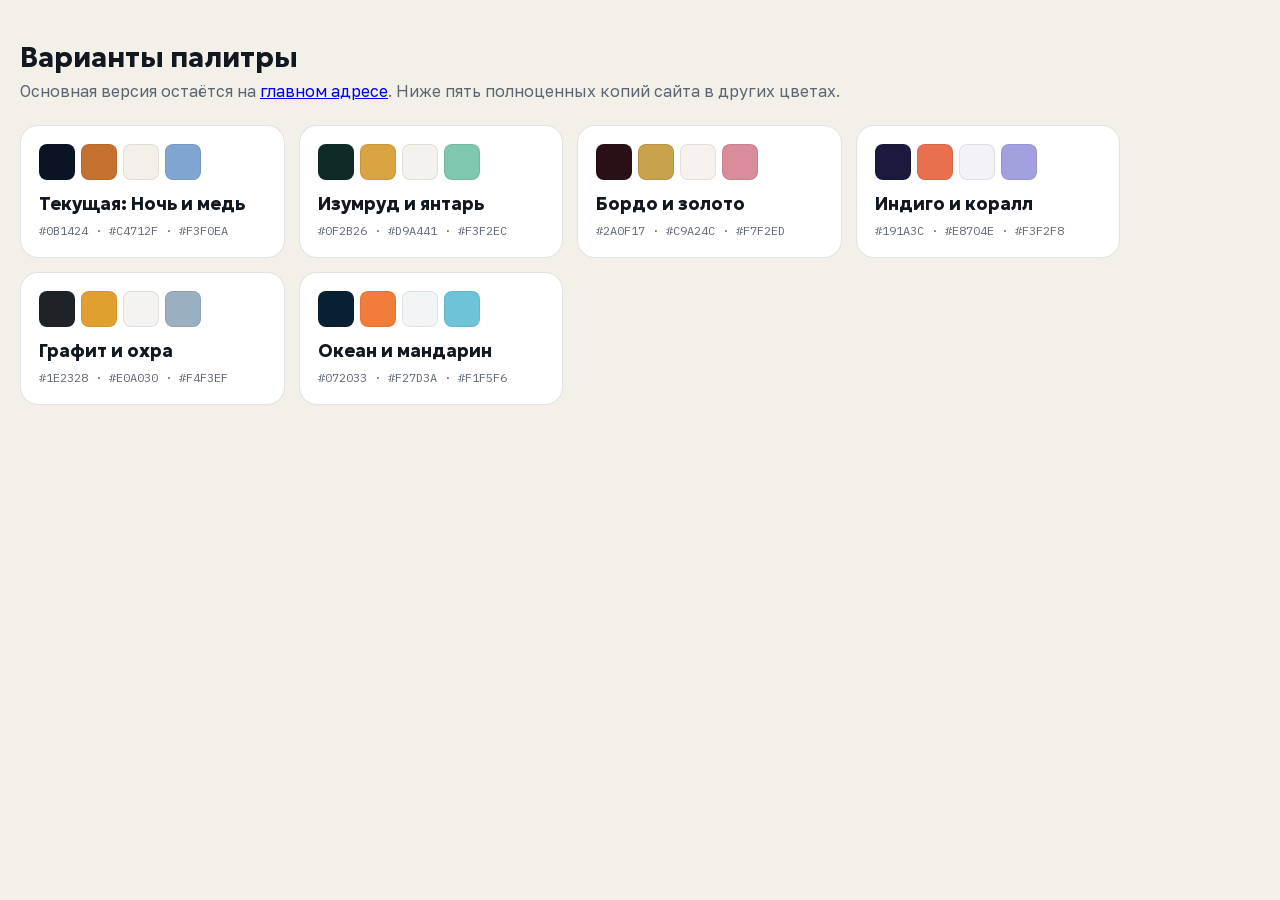
<file: v/index.html>
<!DOCTYPE html><html lang="ru"><head><meta charset="utf-8"><meta name="viewport" content="width=device-width, initial-scale=1"><title>Варианты палитры</title>
<link rel="stylesheet" href="../fonts/fonts.css?v=1">
<style>body{margin:0;background:#F3F0EA;color:#121820;font-family:'Golos Text',Arial,sans-serif;padding:40px 20px}h1{font-family:'Geologica',Arial,sans-serif;font-size:28px;margin:0 0 6px}p{color:#5C6572;margin:0 0 24px}.g{display:grid;grid-template-columns:repeat(auto-fill,minmax(260px,1fr));gap:14px;max-width:1100px}.v{display:block;padding:18px;border:1px solid rgba(18,24,32,.12);border-radius:18px;background:#fff;text-decoration:none;color:inherit}.v:hover{border-color:#121820}.sw{display:flex;gap:6px;margin-bottom:12px}.sw i{width:34px;height:34px;border-radius:8px;border:1px solid rgba(0,0,0,.08)}.v b{display:block;font-family:'Geologica',Arial,sans-serif;font-size:18px;margin-bottom:4px}.v small{font-family:'IBM Plex Mono',monospace;color:#5C6572;font-size:12px}</style></head>
<body><h1>Варианты палитры</h1><p>Основная версия остаётся на <a href="../">главном адресе</a>. Ниже пять полноценных копий сайта в других цветах.</p>
<div class="g"><a class="v" href="../"><span class="sw"><i style="background:#0B1424"></i><i style="background:#C4712F"></i><i style="background:#F3F0EA"></i><i style="background:#7FA6D0"></i></span><b>Текущая: Ночь и медь</b><small>#0B1424 · #C4712F · #F3F0EA</small></a><a class="v" href="izumrud/"><span class="sw"><i style="background:#0F2B26"></i><i style="background:#D9A441"></i><i style="background:#F3F2EC"></i><i style="background:#7FC8B0"></i></span><b>Изумруд и янтарь</b><small>#0F2B26 · #D9A441 · #F3F2EC</small></a><a class="v" href="bordo/"><span class="sw"><i style="background:#2A0F17"></i><i style="background:#C9A24C"></i><i style="background:#F7F2ED"></i><i style="background:#D98C9A"></i></span><b>Бордо и золото</b><small>#2A0F17 · #C9A24C · #F7F2ED</small></a><a class="v" href="indigo/"><span class="sw"><i style="background:#191A3C"></i><i style="background:#E8704E"></i><i style="background:#F3F2F8"></i><i style="background:#A3A0E0"></i></span><b>Индиго и коралл</b><small>#191A3C · #E8704E · #F3F2F8</small></a><a class="v" href="grafit/"><span class="sw"><i style="background:#1E2328"></i><i style="background:#E0A030"></i><i style="background:#F4F3EF"></i><i style="background:#9AB0C0"></i></span><b>Графит и охра</b><small>#1E2328 · #E0A030 · #F4F3EF</small></a><a class="v" href="okean/"><span class="sw"><i style="background:#072033"></i><i style="background:#F27D3A"></i><i style="background:#F1F5F6"></i><i style="background:#6FC3D8"></i></span><b>Океан и мандарин</b><small>#072033 · #F27D3A · #F1F5F6</small></a></div></body></html>
</file>
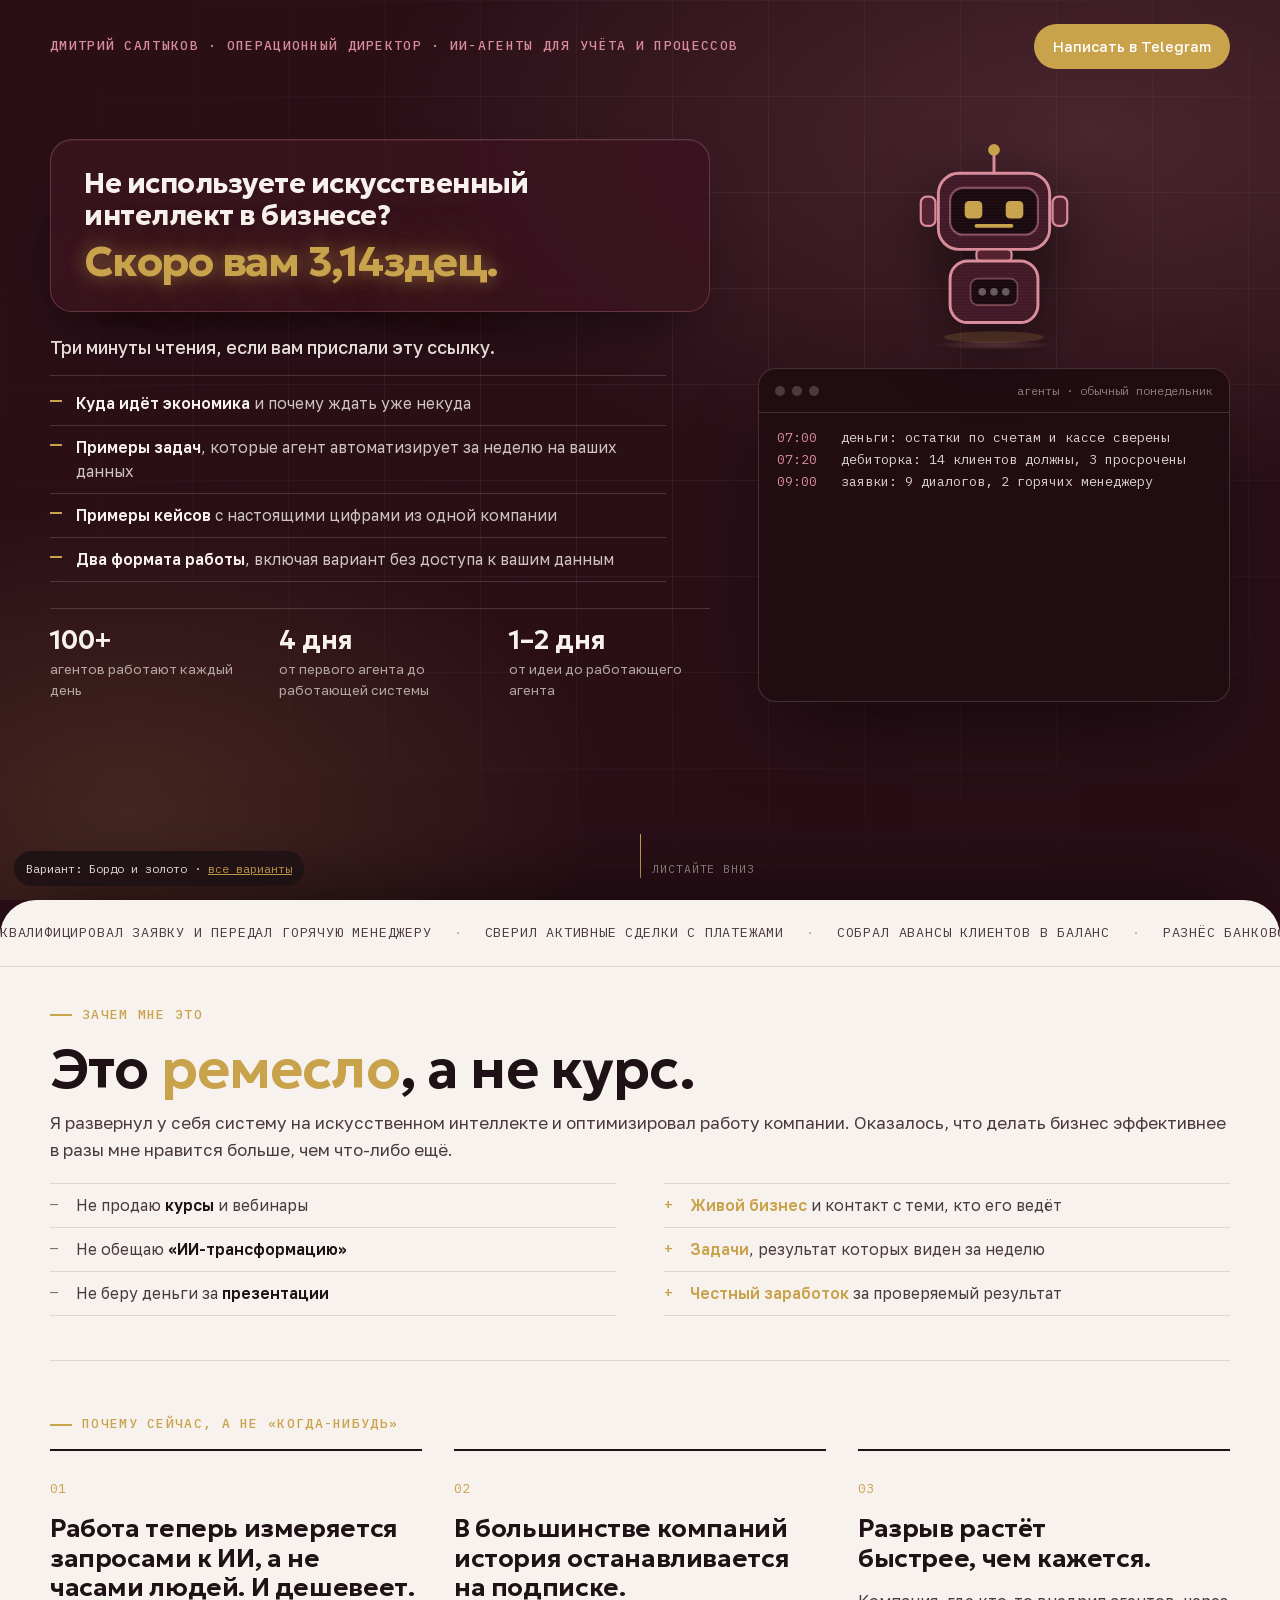
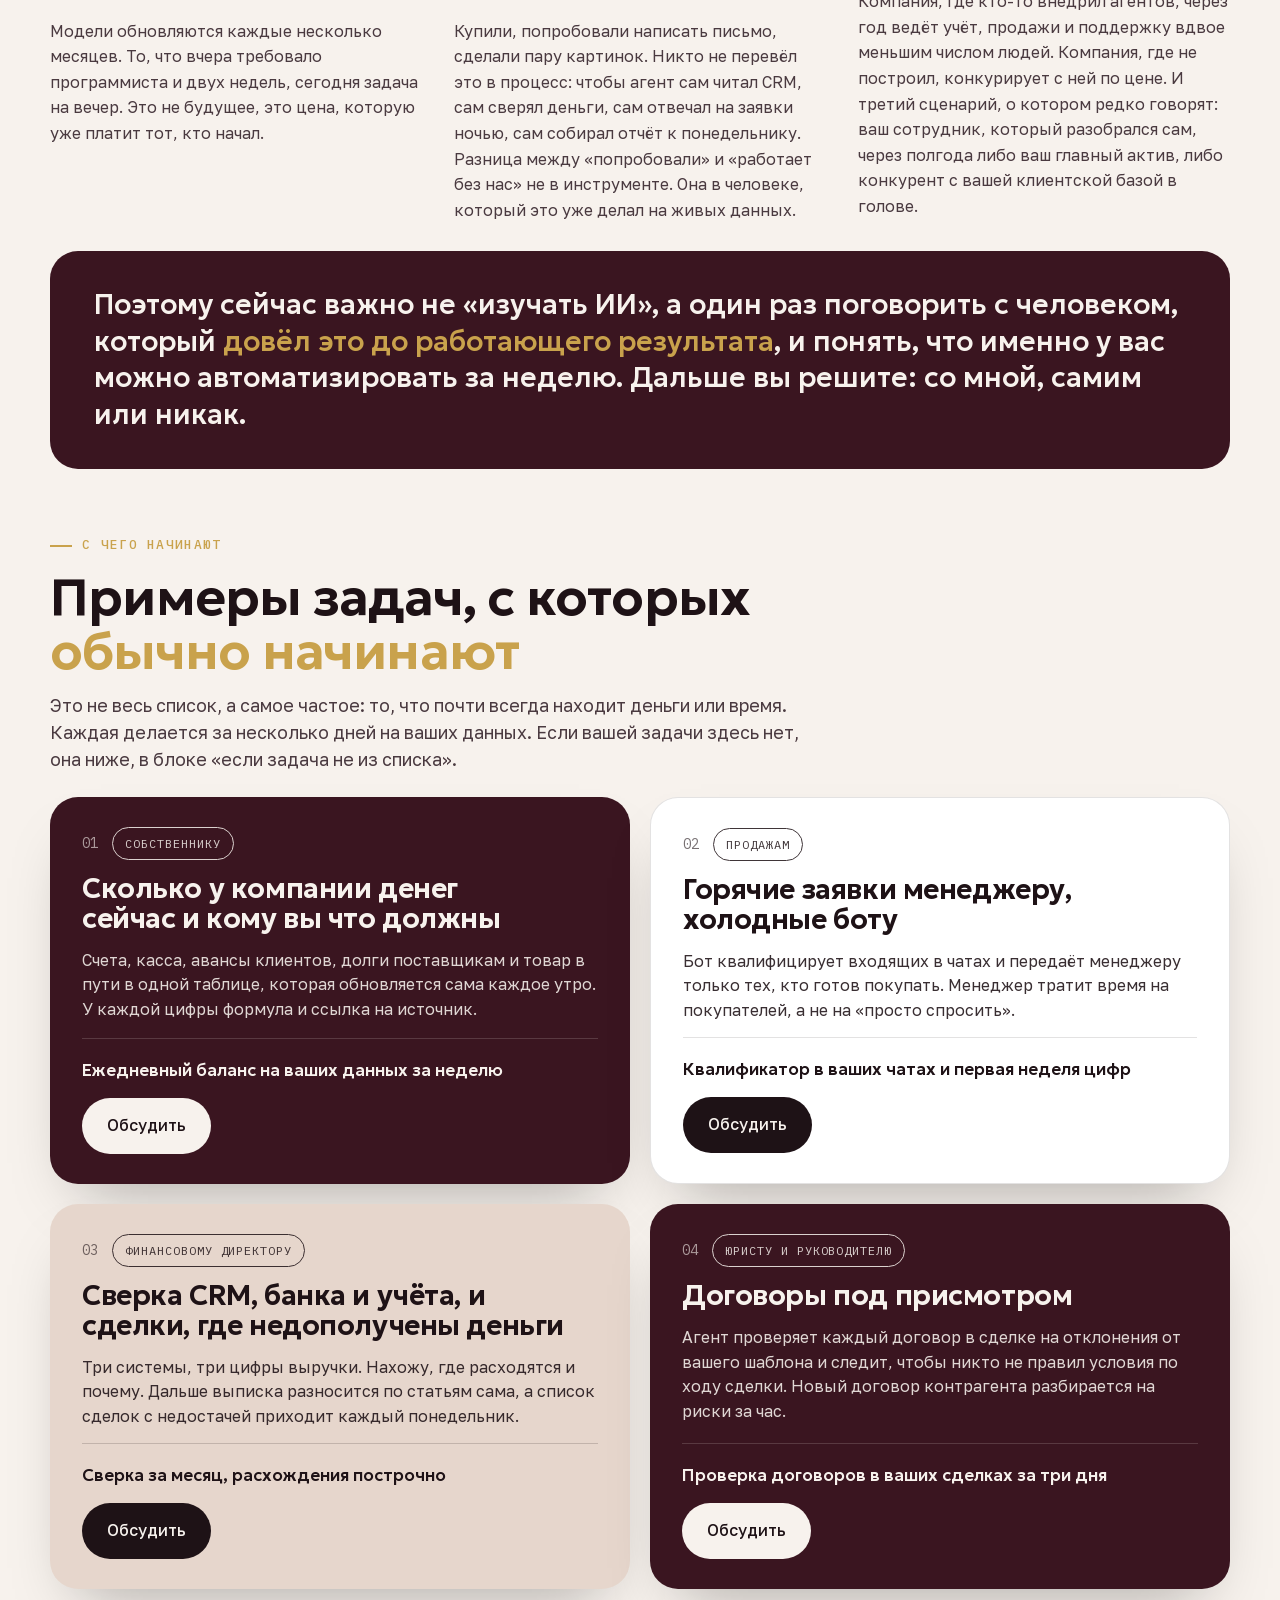
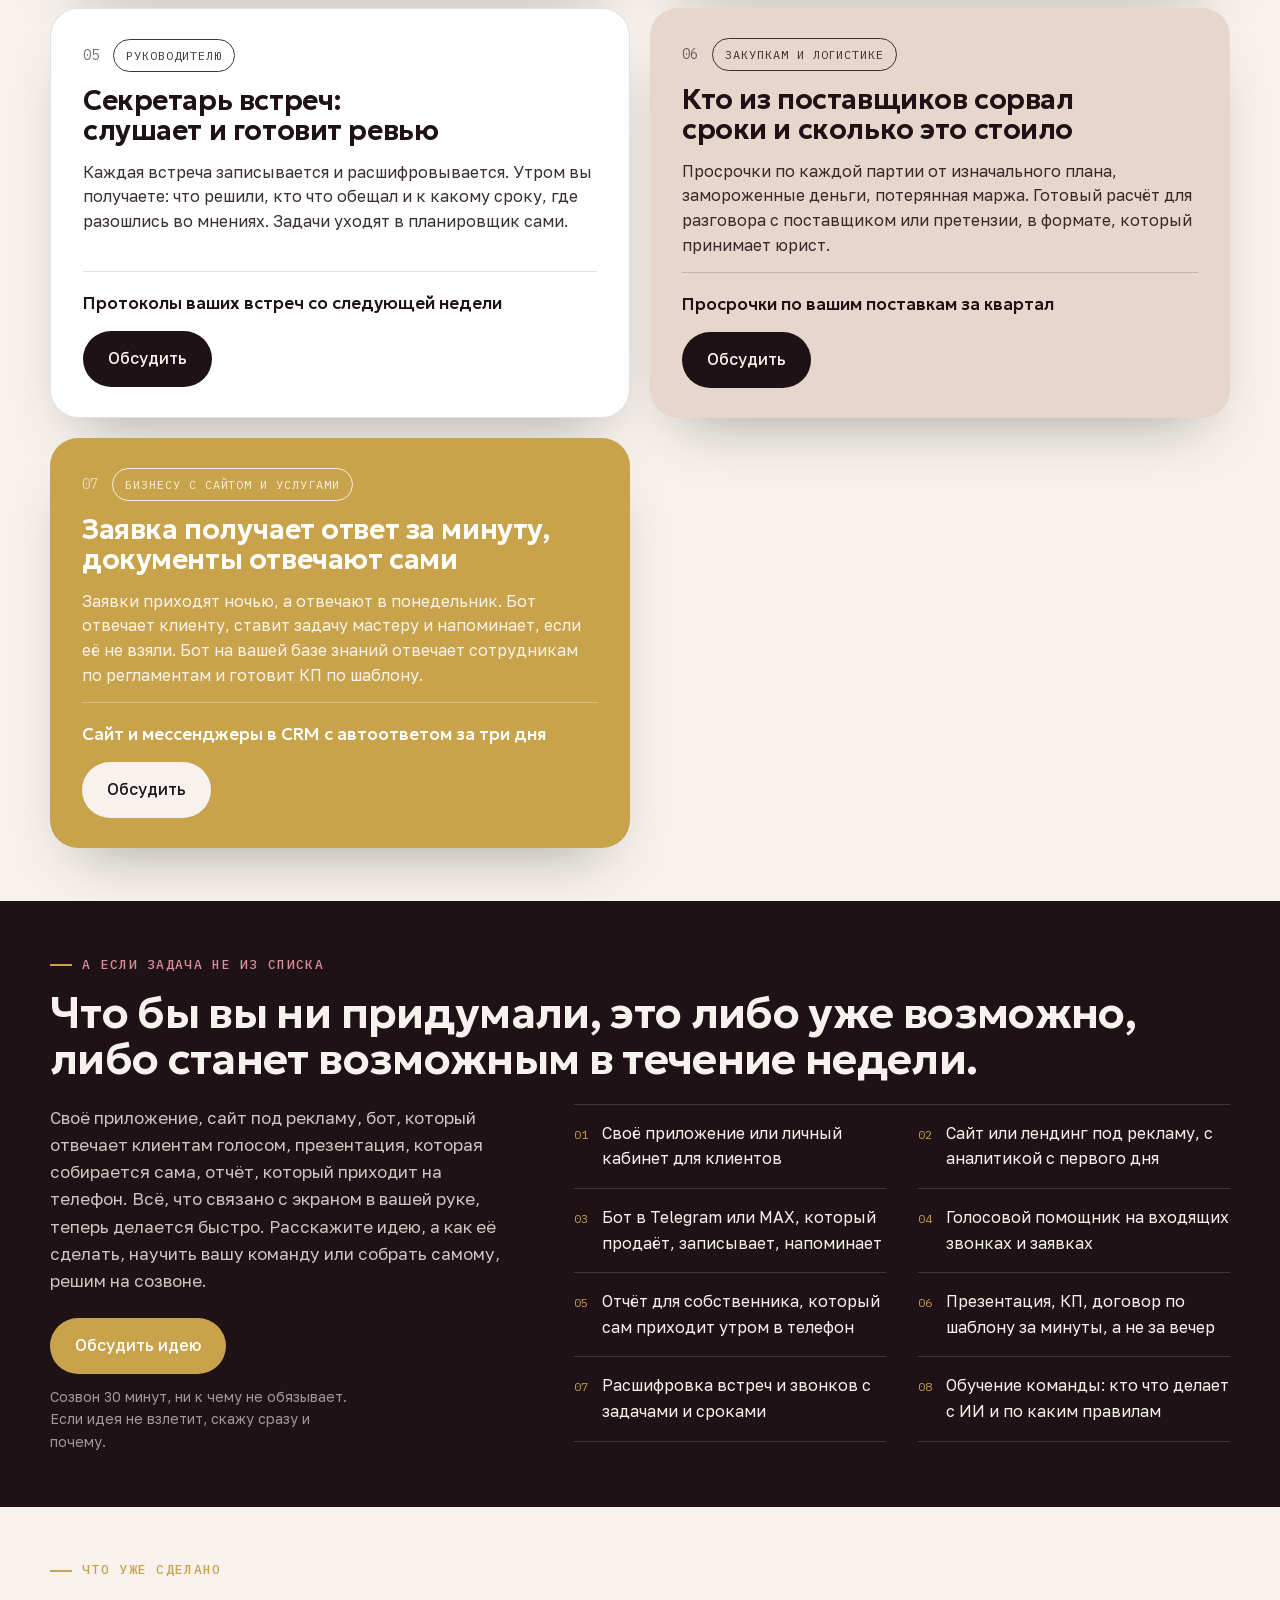
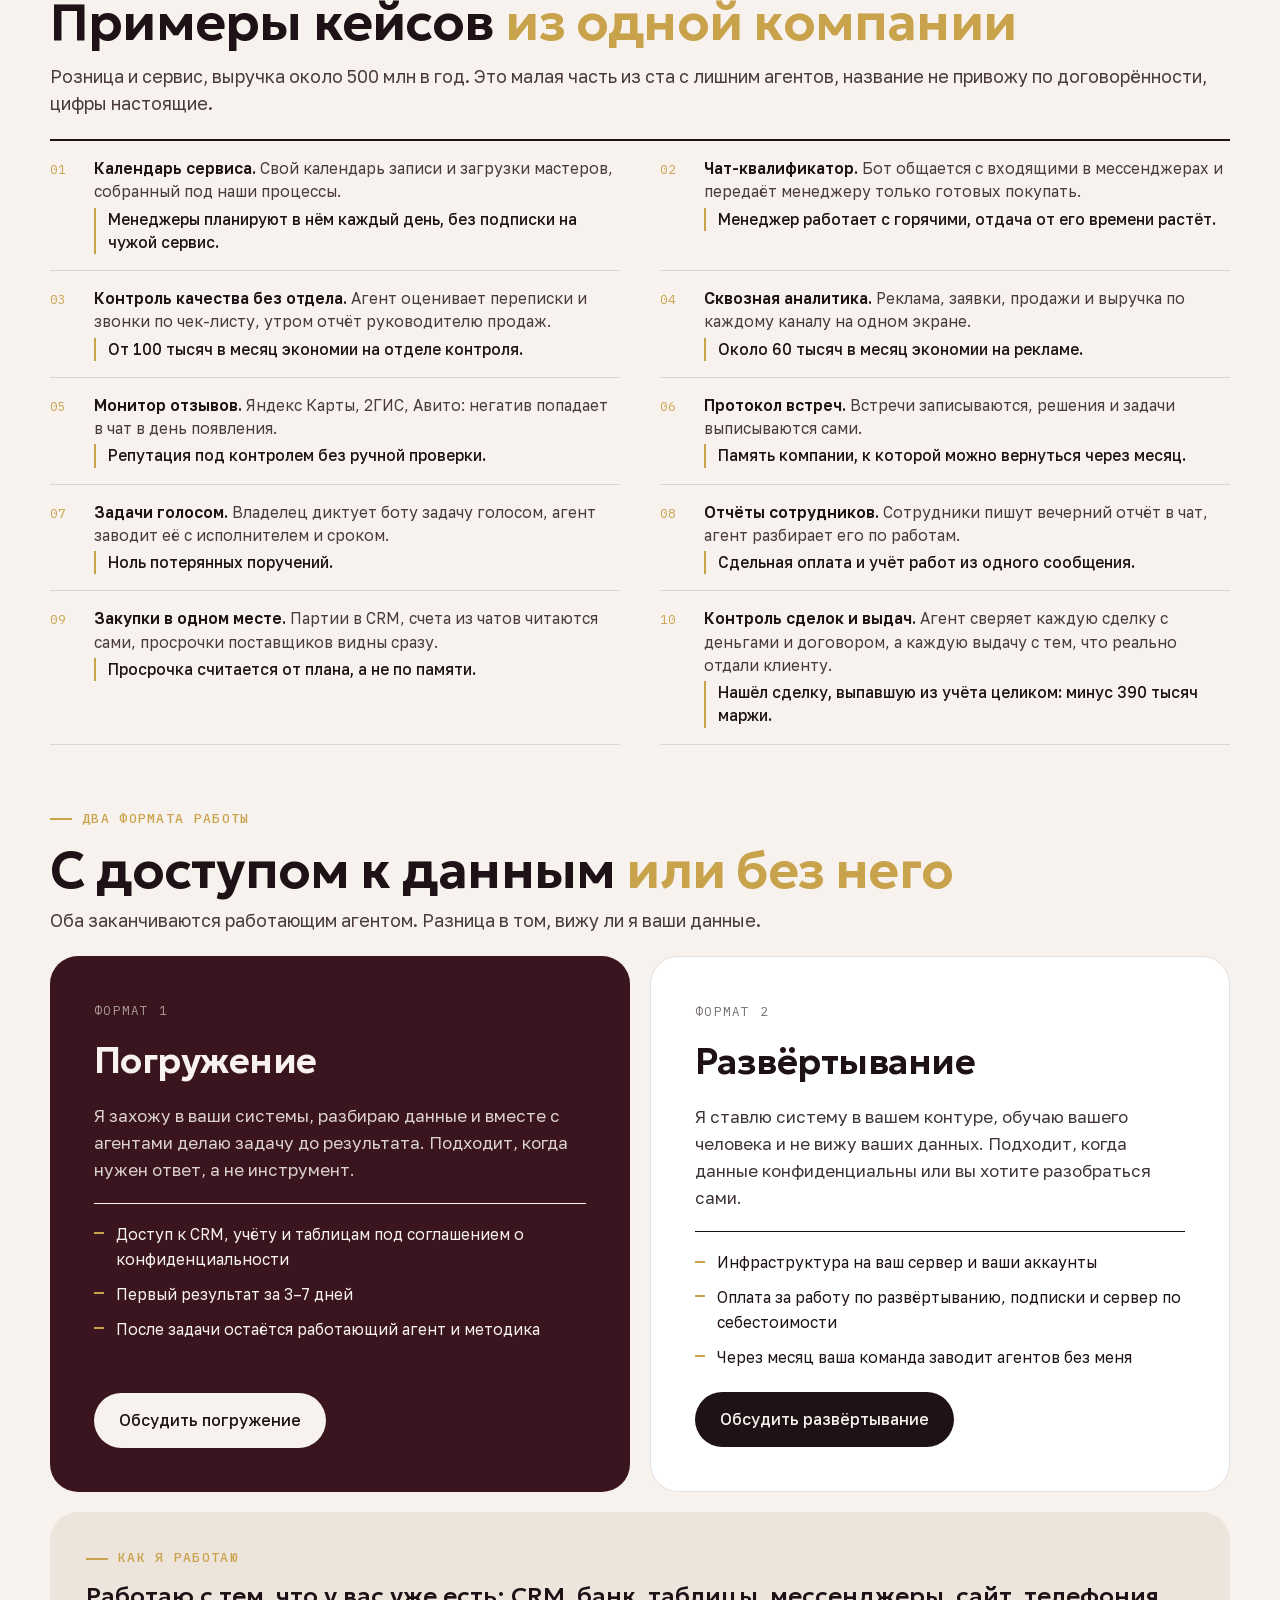
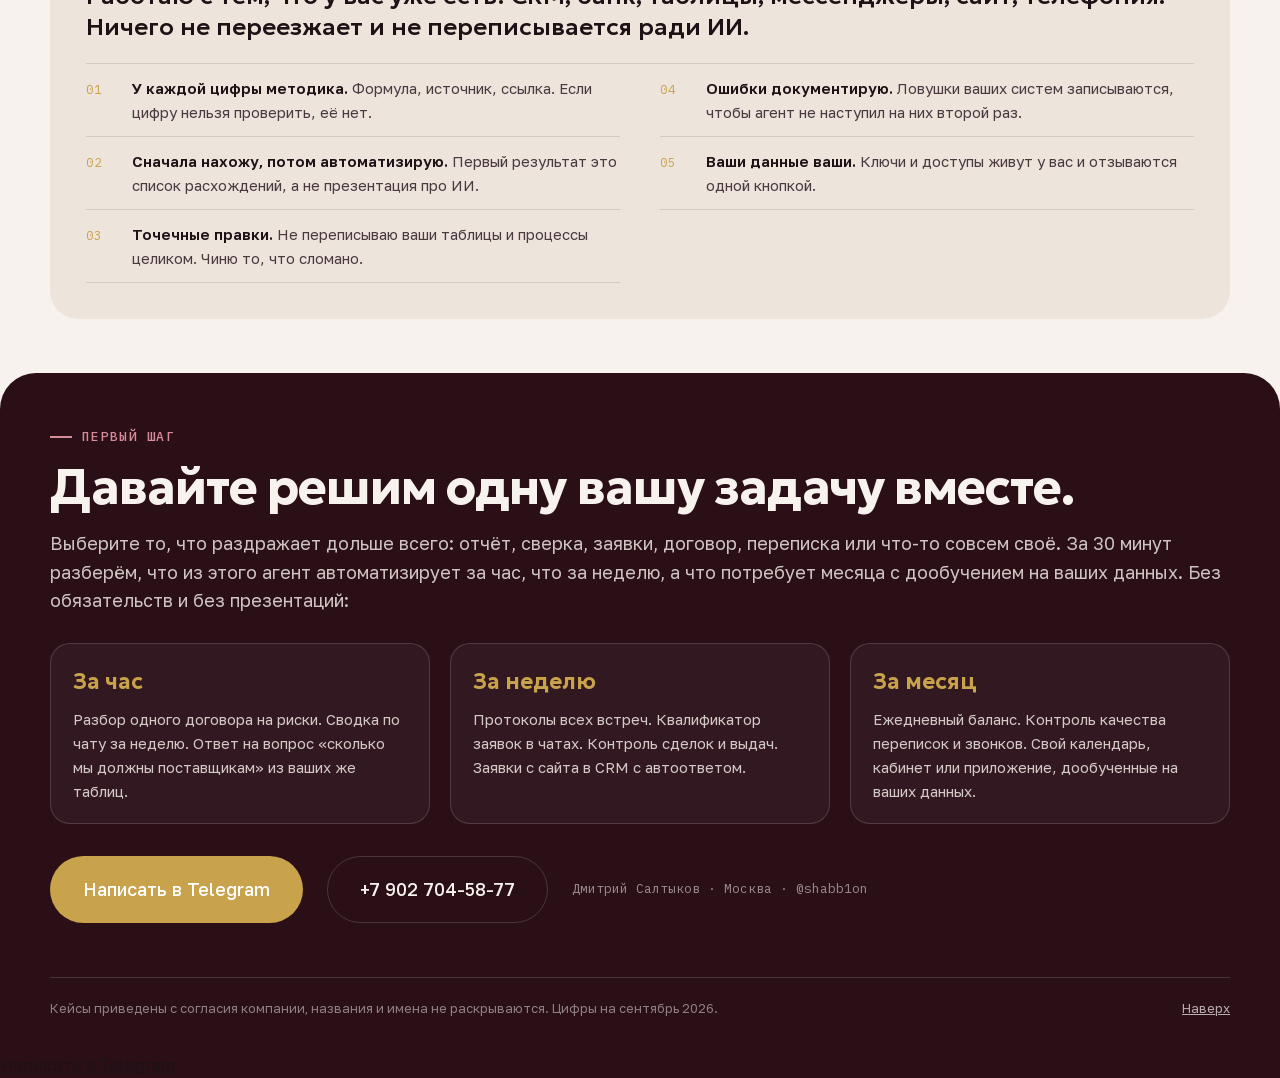
<file: v/bordo/index.html>
<!DOCTYPE html>
<html lang="ru">
<head>
<meta charset="utf-8">
<meta name="viewport" content="width=device-width, initial-scale=1">
<title>Дмитрий Салтыков · вариант «Бордо и золото»</title>
<meta name="description" content="Не используете искусственный интеллект в бизнесе? Скоро вам 3,14здец. Первый работающий агент на ваших данных за неделю. 100+ агентов в компании с выручкой 500 млн, примеры кейсов, два формата работы.">
<meta property="og:title" content="Не используете искусственный интеллект в бизнесе? Скоро вам 3,14здец.">
<meta property="og:description" content="Первый работающий агент на ваших данных за неделю. 100+ агентов в компании с выручкой 500 млн, примеры кейсов, два формата работы, включая вариант без доступа к данным.">
<meta property="og:image" content="https://saltykovd03-create.github.io/og.png">
<meta property="og:type" content="website">
<meta name="twitter:card" content="summary_large_image">
<link rel="icon" href="data:image/svg+xml,%3Csvg xmlns=%27http://www.w3.org/2000/svg%27 viewBox=%270 0 64 64%27%3E%3Crect width=%2764%27 height=%2764%27 rx=%2714%27 fill=%27%230B1424%27/%3E%3Ctext x=%2732%27 y=%2742%27 font-family=%27Arial%27 font-weight=%27700%27 font-size=%2730%27 fill=%27%23C4712F%27 text-anchor=%27middle%27%3E%D0%94%D0%A1%3C/text%3E%3C/svg%3E">
<link rel="stylesheet" href="../../fonts/fonts.css?v=1">
<link rel="stylesheet" href="../../style.css?v=30">
<link rel="stylesheet" href="theme.css?v=1">
</head>
<body>

<!-- Блок 1. Хедер -->
<header class="header" id="top">
  <div class="container header__in">
    <a href="#top" class="header__name">Дмитрий Салтыков</a>
    <nav class="header__nav" aria-label="Разделы">
      <a href="#why">Почему сейчас</a>
      <a href="#start">С чего начать</a>
      <a href="#any">Любая задача</a>
      <a href="#cases">Кейсы</a>
      <a href="#formats">Форматы</a>
    </nav>
    <a href="https://t.me/shabb1on" class="btn btn--sm btn--copper" target="_blank" rel="noopener">Написать в Telegram</a>
  </div>
</header>

<!-- Блок 2. Hero -->
<section class="hero" aria-label="Главный экран">
  <div class="hero__bg" aria-hidden="true"></div>
  <div class="container hero__top" data-hero-line>
    <p class="eyebrow eyebrow--light hero__eyebrow-d">Дмитрий Салтыков · операционный директор · ИИ-агенты для учёта и процессов</p>
    <span class="hero__name">Дмитрий Салтыков</span>
    <a href="https://t.me/shabb1on" class="btn btn--sm btn--copper" target="_blank" rel="noopener">Написать в Telegram</a>
  </div>
  <div class="container hero__grid">
    <div class="hero__text">
      <p class="eyebrow eyebrow--light hero__eyebrow-m" data-hero-line>Операционный директор · ИИ-агенты для бизнеса</p>
      <h1 class="hero__h1">
        <span class="line line--q" data-hero-line>Не используете искусственный интеллект в&nbsp;бизнесе?</span>
        <span class="line line--em" data-hero-line>Скоро вам 3,14здец.</span>
      </h1>
      <div class="hero__row" data-hero-line>
        <p class="hero__lead">Три минуты чтения, если вам прислали эту ссылку.</p>
        <div class="robot-wrap robot-wrap--m" aria-hidden="true"><div class="robot-stage"><svg class="robot" viewBox="0 0 120 140">
            <g class="robot__glow"><ellipse cx="60" cy="134" rx="34" ry="4"/></g>
            <line x1="60" y1="8" x2="60" y2="22" class="robot__line"/>
            <circle cx="60" cy="6" r="4" class="robot__ant"/>
            <rect x="22" y="22" width="76" height="52" rx="14" class="robot__head"/>
            <rect x="30" y="32" width="60" height="32" rx="9" class="robot__screen"/>
            <rect x="40" y="41" width="12" height="12" rx="3" class="robot__eye"/>
            <rect x="68" y="41" width="12" height="12" rx="3" class="robot__eye"/>
            <path d="M48 58h24" class="robot__mouth"/>
            <rect x="10" y="38" width="10" height="20" rx="4" class="robot__ear"/>
            <rect x="100" y="38" width="10" height="20" rx="4" class="robot__ear"/>
            <rect x="48" y="74" width="24" height="8" rx="3" class="robot__neck"/>
            <rect x="30" y="82" width="60" height="42" rx="12" class="robot__body"/>
            <rect x="44" y="94" width="32" height="18" rx="5" class="robot__panel"/>
            <circle cx="52" cy="103" r="2.6" class="robot__led led-a"/>
            <circle cx="60" cy="103" r="2.6" class="robot__led led-b"/>
            <circle cx="68" cy="103" r="2.6" class="robot__led led-c"/>
          </svg><div class="robot-scan"></div></div></div>
      </div>
      <ul class="hero__preview" data-hero-line>
        <li><b>Куда идёт экономика</b> и почему ждать уже некуда</li>
        <li><b>Примеры задач</b>, которые агент автоматизирует за неделю на ваших данных</li>
        <li><b>Примеры кейсов</b> с настоящими цифрами из одной компании</li>
        <li><b>Два формата работы</b>, включая вариант без доступа к вашим данным</li>
      </ul>
      <dl class="hero__facts" data-hero-line>
        <div><dt>100+</dt><dd>агентов работают каждый день</dd></div>
        <div><dt>4 дня</dt><dd>от первого агента до работающей системы</dd></div>
        <div><dt>1–2 дня</dt><dd>от идеи до работающего агента</dd></div>
      </dl>
    </div>

    <div class="hero__side">
      <!-- Блок 2.1. Робот: вращается вокруг оси, мерцает как старый телевизор -->
      <div class="robot-wrap robot-wrap--d" aria-hidden="true">
        <div class="robot-stage">
          <svg class="robot" viewBox="0 0 120 140">
            <g class="robot__glow"><ellipse cx="60" cy="134" rx="34" ry="4"/></g>
            <line x1="60" y1="8" x2="60" y2="22" class="robot__line"/>
            <circle cx="60" cy="6" r="4" class="robot__ant"/>
            <rect x="22" y="22" width="76" height="52" rx="14" class="robot__head"/>
            <rect x="30" y="32" width="60" height="32" rx="9" class="robot__screen"/>
            <rect x="40" y="41" width="12" height="12" rx="3" class="robot__eye"/>
            <rect x="68" y="41" width="12" height="12" rx="3" class="robot__eye"/>
            <path d="M48 58h24" class="robot__mouth"/>
            <rect x="10" y="38" width="10" height="20" rx="4" class="robot__ear"/>
            <rect x="100" y="38" width="10" height="20" rx="4" class="robot__ear"/>
            <rect x="48" y="74" width="24" height="8" rx="3" class="robot__neck"/>
            <rect x="30" y="82" width="60" height="42" rx="12" class="robot__body"/>
            <rect x="44" y="94" width="32" height="18" rx="5" class="robot__panel"/>
            <circle cx="52" cy="103" r="2.6" class="robot__led led-a"/>
            <circle cx="60" cy="103" r="2.6" class="robot__led led-b"/>
            <circle cx="68" cy="103" r="2.6" class="robot__led led-c"/>
          </svg>
          <div class="robot-scan"></div>
        </div>
        <div class="robot-base"></div>
      </div>

      <div class="log" aria-label="Что делают агенты в обычный день">
        <div class="log__bar"><span></span><span></span><span></span><em>агенты · обычный понедельник</em></div>
        <ol class="log__lines" id="log"></ol>
      </div>
    </div>
  </div>
  <div class="hero__scroll" aria-hidden="true"><span></span><em>листайте вниз</em></div>
</section>

<!-- Блок 3. Лист, наезжающий на hero -->
<main class="sheet">

  <!-- Блок 3.1. Бегущая строка -->
  <div class="marquee" aria-hidden="true">
    <div class="marquee__track">
      <span>квалифицировал заявку и передал горячую менеджеру</span><i>·</i>
      <span>сверил активные сделки с платежами</span><i>·</i>
      <span>собрал авансы клиентов в баланс</span><i>·</i>
      <span>разнёс банковскую выписку по статьям</span><i>·</i>
      <span>расшифровал звонок и оценил по чек-листу</span><i>·</i>
      <span>поставил задачу по пропущенному звонку</span><i>·</i>
      <span>проверил договор на отклонения от шаблона</span><i>·</i>
      <span>записал встречу и выписал решения</span><i>·</i>
      <span>квалифицировал заявку и передал горячую менеджеру</span><i>·</i>
      <span>сверил активные сделки с платежами</span><i>·</i>
      <span>собрал авансы клиентов в баланс</span><i>·</i>
      <span>разнёс банковскую выписку по статьям</span><i>·</i>
      <span>расшифровал звонок и оценил по чек-листу</span><i>·</i>
      <span>поставил задачу по пропущенному звонку</span><i>·</i>
      <span>проверил договор на отклонения от шаблона</span><i>·</i>
      <span>записал встречу и выписал решения</span><i>·</i>
    </div>
  </div>
  <!-- Блок 3.2. Зачем мне это -->
  <section class="section creed" id="creed">
    <div class="container">
      <div class="creed__head">
        <div>
          <p class="eyebrow" data-reveal>Зачем мне это</p>
          <h2 class="creed__h" data-reveal>Это <span class="em">ремесло</span>, а не курс.</h2>
        </div>
        <p class="creed__lead" data-reveal>Я развернул у себя систему на искусственном интеллекте и оптимизировал работу компании. Оказалось, что делать бизнес эффективнее в разы мне нравится больше, чем что-либо ещё.</p>
      </div>
      <div class="creed__cols">
        <ul class="creed__list creed__list--no" data-reveal>
          <li>Не продаю <b>курсы</b> и вебинары</li>
          <li>Не обещаю <b>«ИИ-трансформацию»</b></li>
          <li>Не беру деньги за <b>презентации</b></li>
        </ul>
        <ul class="creed__list creed__list--yes" data-reveal data-delay="0.1">
          <li><b>Живой бизнес</b> и контакт с теми, кто его ведёт</li>
          <li><b>Задачи</b>, результат которых виден за неделю</li>
          <li><b>Честный заработок</b> за проверяемый результат</li>
        </ul>
      </div>
    </div>
  </section>

  <!-- Блок 4. Почему сейчас -->
  <section class="section why" id="why">
    <div class="container">
      <p class="eyebrow" data-reveal>Почему сейчас, а не «когда-нибудь»</p>
      <div class="why__beats">
        <article class="beat" data-reveal>
          <span class="beat__n">01</span>
          <h2 class="beat__h">Работа теперь измеряется запросами к ИИ, а не часами людей. И дешевеет.</h2>
          <p>Модели обновляются каждые несколько месяцев. То, что вчера требовало программиста и двух недель, сегодня задача на вечер. Это не будущее, это цена, которую уже платит тот, кто начал.</p>
        </article>
        <article class="beat" data-reveal>
          <span class="beat__n">02</span>
          <h2 class="beat__h">В большинстве компаний история останавливается на подписке.</h2>
          <p>Купили, попробовали написать письмо, сделали пару картинок. Никто не перевёл это в процесс: чтобы агент сам читал CRM, сам сверял деньги, сам отвечал на заявки ночью, сам собирал отчёт к понедельнику. Разница между «попробовали» и «работает без нас» не в инструменте. Она в человеке, который это уже делал на живых данных.</p>
        </article>
        <article class="beat" data-reveal>
          <span class="beat__n">03</span>
          <h2 class="beat__h">Разрыв растёт быстрее, чем кажется.</h2>
          <p>Компания, где кто-то внедрил агентов, через год ведёт учёт, продажи и поддержку вдвое меньшим числом людей. Компания, где не построил, конкурирует с ней по цене. И третий сценарий, о котором редко говорят: ваш сотрудник, который разобрался сам, через полгода либо ваш главный актив, либо конкурент с вашей клиентской базой в голове.</p>
        </article>
      </div>
      <div class="why__out" data-reveal><p>Поэтому сейчас важно не «изучать ИИ», а один раз поговорить с человеком, который <span class="em">довёл это до работающего результата</span>, и понять, что именно у вас можно автоматизировать за неделю. Дальше вы решите: со мной, самим или никак.</p></div>
    </div>
  </section>

  <!-- Блок 5. С чего начинают: стопка из семи карточек -->
  <section class="section start" id="start">
    <div class="container start__head">
      <p class="eyebrow" data-reveal>С чего начинают</p>
      <h2 class="h2" data-reveal>Примеры задач, с которых <span class="em">обычно начинают</span></h2>
      <p class="lead" data-reveal data-delay="0.1">Это не весь список, а самое частое: то, что почти всегда находит деньги или время. Каждая делается за несколько дней на ваших данных. Если вашей задачи здесь нет, она ниже, в блоке «если задача не из списка».</p>
    </div>

    <div class="container stack">

      <article class="card card--navy" data-stack-card>
        <div class="card__veil" data-stack-veil aria-hidden="true"></div>
        <div class="card__in">
          <div class="card__meta"><span class="card__n">01</span><span class="chip">Собственнику</span></div>
          <h3 class="card__h">Сколько у компании денег сейчас и кому вы что должны</h3>
          <p class="card__lead">Счета, касса, авансы клиентов, долги поставщикам и товар в пути в одной таблице, которая обновляется сама каждое утро. У каждой цифры формула и ссылка на источник.</p>
          <div class="card__foot">
            <span class="card__cta">Ежедневный баланс на ваших данных за неделю</span>
            <a href="https://t.me/shabb1on?text=Хочу%20ежедневный%20баланс" class="btn btn--paper" target="_blank" rel="noopener">Обсудить</a>
          </div>
        </div>
      </article>

      <article class="card card--paper" data-stack-card>
        <div class="card__veil" data-stack-veil aria-hidden="true"></div>
        <div class="card__in">
          <div class="card__meta"><span class="card__n">02</span><span class="chip">Продажам</span></div>
          <h3 class="card__h">Горячие заявки менеджеру, холодные боту</h3>
          <p class="card__lead">Бот квалифицирует входящих в чатах и передаёт менеджеру только тех, кто готов покупать. Менеджер тратит время на покупателей, а не на «просто спросить».</p>
          <div class="card__foot">
            <span class="card__cta">Квалификатор в ваших чатах и первая неделя цифр</span>
            <a href="https://t.me/shabb1on?text=Хочу%20квалификатор%20заявок" class="btn btn--ink" target="_blank" rel="noopener">Обсудить</a>
          </div>
        </div>
      </article>

      <article class="card card--sand" data-stack-card>
        <div class="card__veil" data-stack-veil aria-hidden="true"></div>
        <div class="card__in">
          <div class="card__meta"><span class="card__n">03</span><span class="chip">Финансовому директору</span></div>
          <h3 class="card__h">Сверка CRM, банка и учёта, и сделки, где недополучены деньги</h3>
          <p class="card__lead">Три системы, три цифры выручки. Нахожу, где расходятся и почему. Дальше выписка разносится по статьям сама, а список сделок с недостачей приходит каждый понедельник.</p>
          <div class="card__foot">
            <span class="card__cta">Сверка за месяц, расхождения построчно</span>
            <a href="https://t.me/shabb1on?text=Хочу%20сверку%20учёта" class="btn btn--ink" target="_blank" rel="noopener">Обсудить</a>
          </div>
        </div>
      </article>

      <article class="card card--navy" data-stack-card>
        <div class="card__veil" data-stack-veil aria-hidden="true"></div>
        <div class="card__in">
          <div class="card__meta"><span class="card__n">04</span><span class="chip">Юристу и руководителю</span></div>
          <h3 class="card__h">Договоры под присмотром</h3>
          <p class="card__lead">Агент проверяет каждый договор в сделке на отклонения от вашего шаблона и следит, чтобы никто не правил условия по ходу сделки. Новый договор контрагента разбирается на риски за час.</p>
          <div class="card__foot">
            <span class="card__cta">Проверка договоров в ваших сделках за три дня</span>
            <a href="https://t.me/shabb1on?text=Хочу%20проверку%20договоров" class="btn btn--paper" target="_blank" rel="noopener">Обсудить</a>
          </div>
        </div>
      </article>

      <article class="card card--paper" data-stack-card>
        <div class="card__veil" data-stack-veil aria-hidden="true"></div>
        <div class="card__in">
          <div class="card__meta"><span class="card__n">05</span><span class="chip">Руководителю</span></div>
          <h3 class="card__h">Секретарь встреч: слушает и готовит ревью</h3>
          <p class="card__lead">Каждая встреча записывается и расшифровывается. Утром вы получаете: что решили, кто что обещал и к какому сроку, где разошлись во мнениях. Задачи уходят в планировщик сами.</p>
          <div class="card__foot">
            <span class="card__cta">Протоколы ваших встреч со следующей недели</span>
            <a href="https://t.me/shabb1on?text=Хочу%20протоколы%20встреч" class="btn btn--ink" target="_blank" rel="noopener">Обсудить</a>
          </div>
        </div>
      </article>

      <article class="card card--sand" data-stack-card>
        <div class="card__veil" data-stack-veil aria-hidden="true"></div>
        <div class="card__in">
          <div class="card__meta"><span class="card__n">06</span><span class="chip">Закупкам и логистике</span></div>
          <h3 class="card__h">Кто из поставщиков сорвал сроки и сколько это стоило</h3>
          <p class="card__lead">Просрочки по каждой партии от изначального плана, замороженные деньги, потерянная маржа. Готовый расчёт для разговора с поставщиком или претензии, в формате, который принимает юрист.</p>
          <div class="card__foot">
            <span class="card__cta">Просрочки по вашим поставкам за квартал</span>
            <a href="https://t.me/shabb1on?text=Хочу%20расчёт%20просрочек" class="btn btn--ink" target="_blank" rel="noopener">Обсудить</a>
          </div>
        </div>
      </article>

      <article class="card card--copper" data-stack-card>
        <div class="card__veil" data-stack-veil aria-hidden="true"></div>
        <div class="card__in">
          <div class="card__meta"><span class="card__n">07</span><span class="chip">Бизнесу с сайтом и услугами</span></div>
          <h3 class="card__h">Заявка получает ответ за минуту, документы отвечают сами</h3>
          <p class="card__lead">Заявки приходят ночью, а отвечают в понедельник. Бот отвечает клиенту, ставит задачу мастеру и напоминает, если её не взяли. Бот на вашей базе знаний отвечает сотрудникам по регламентам и готовит КП по шаблону.</p>
          <div class="card__foot">
            <span class="card__cta">Сайт и мессенджеры в CRM с автоответом за три дня</span>
            <a href="https://t.me/shabb1on?text=Хочу%20заявки%20с%20сайта%20в%20CRM" class="btn btn--paper" target="_blank" rel="noopener">Обсудить</a>
          </div>
        </div>
      </article>

    </div>
  </section>

  <!-- Блок 6. Возможно всё -->
  <section class="section any" id="any">
    <div class="container">
      <p class="eyebrow" data-reveal>А если задача не из списка</p>
      <h2 class="any__h" data-reveal>Что бы вы ни придумали, это либо уже возможно, либо станет возможным в течение недели.</h2>
      <div class="any__grid">
        <div>
          <p class="any__p" data-reveal>Своё приложение, сайт под рекламу, бот, который отвечает клиентам голосом, презентация, которая собирается сама, отчёт, который приходит на телефон. Всё, что связано с экраном в вашей руке, теперь делается быстро. Расскажите идею, а как её сделать, научить вашу команду или собрать самому, решим на созвоне.</p>
          <div class="any__cta" data-reveal>
            <a href="https://t.me/shabb1on?text=Есть%20идея%2C%20хочу%20обсудить" class="btn btn--copper" target="_blank" rel="noopener">Обсудить идею</a>
            <small>Созвон 30 минут, ни к чему не обязывает. Если идея не взлетит, скажу сразу и почему.</small>
          </div>
        </div>
        <ul class="any__list" data-reveal>
          <li><span>01</span>Своё приложение или личный кабинет для клиентов</li>
          <li><span>02</span>Сайт или лендинг под рекламу, с аналитикой с первого дня</li>
          <li><span>03</span>Бот в Telegram или MAX, который продаёт, записывает, напоминает</li>
          <li><span>04</span>Голосовой помощник на входящих звонках и заявках</li>
          <li><span>05</span>Отчёт для собственника, который сам приходит утром в телефон</li>
          <li><span>06</span>Презентация, КП, договор по шаблону за минуты, а не за вечер</li>
          <li><span>07</span>Расшифровка встреч и звонков с задачами и сроками</li>
          <li><span>08</span>Обучение команды: кто что делает с ИИ и по каким правилам</li>
        </ul>
      </div>
    </div>
  </section>

  <!-- Блок 7. Кейсы: пятнадцать коротких -->
  <section class="section cases" id="cases">
    <div class="container">
      <div class="cases__head">
        <p class="eyebrow" data-reveal>Что уже сделано</p>
        <h2 class="h2" data-reveal>Примеры кейсов <span class="em">из одной компании</span></h2>
        <p class="lead lead--wide" data-reveal data-delay="0.1">Розница и сервис, выручка около 500 млн в год. Это малая часть из ста с лишним агентов, название не привожу по договорённости, цифры настоящие.</p>
      </div>

      <ol class="ledger" data-reveal>
        <li><b>Календарь сервиса.</b> Свой календарь записи и загрузки мастеров, собранный под наши процессы. <em>Менеджеры планируют в нём каждый день, без подписки на чужой сервис.</em></li>
        <li><b>Чат-квалификатор.</b> Бот общается с входящими в мессенджерах и передаёт менеджеру только готовых покупать. <em>Менеджер работает с горячими, отдача от его времени растёт.</em></li>
        <li><b>Контроль качества без отдела.</b> Агент оценивает переписки и звонки по чек-листу, утром отчёт руководителю продаж. <em>От 100 тысяч в месяц экономии на отделе контроля.</em></li>
        <li><b>Сквозная аналитика.</b> Реклама, заявки, продажи и выручка по каждому каналу на одном экране. <em>Около 60 тысяч в месяц экономии на рекламе.</em></li>
        <li><b>Монитор отзывов.</b> Яндекс Карты, 2ГИС, Авито: негатив попадает в чат в день появления. <em>Репутация под контролем без ручной проверки.</em></li>
        <li><b>Протокол встреч.</b> Встречи записываются, решения и задачи выписываются сами. <em>Память компании, к которой можно вернуться через месяц.</em></li>
        <li><b>Задачи голосом.</b> Владелец диктует боту задачу голосом, агент заводит её с исполнителем и сроком. <em>Ноль потерянных поручений.</em></li>
        <li><b>Отчёты сотрудников.</b> Сотрудники пишут вечерний отчёт в чат, агент разбирает его по работам. <em>Сдельная оплата и учёт работ из одного сообщения.</em></li>
        <li><b>Закупки в одном месте.</b> Партии в CRM, счета из чатов читаются сами, просрочки поставщиков видны сразу. <em>Просрочка считается от плана, а не по памяти.</em></li>
        <li><b>Контроль сделок и выдач.</b> Агент сверяет каждую сделку с деньгами и договором, а каждую выдачу с тем, что реально отдали клиенту. <em>Нашёл сделку, выпавшую из учёта целиком: минус 390 тысяч маржи.</em></li>
      </ol>
    </div>
  </section>

  <!-- Блок 8. Два формата работы -->
  <section class="section formats" id="formats">
    <div class="container">
      <p class="eyebrow" data-reveal>Два формата работы</p>
      <h2 class="h2" data-reveal>С доступом к данным <span class="em">или без него</span></h2>
      <p class="lead formats__lead" data-reveal>Оба заканчиваются работающим агентом. Разница в том, вижу ли я ваши данные.</p>

      <div class="formats__grid">
        <article class="fmt fmt--ink" data-reveal>
          <span class="fmt__n">Формат 1</span>
          <h3>Погружение</h3>
          <p>Я захожу в ваши системы, разбираю данные и вместе с агентами делаю задачу до результата. Подходит, когда нужен ответ, а не инструмент.</p>
          <ul>
            <li>Доступ к CRM, учёту и таблицам под соглашением о конфиденциальности</li>
            <li>Первый результат за 3–7 дней</li>
            <li>После задачи остаётся работающий агент и методика</li>
          </ul>
          <a href="https://t.me/shabb1on?text=Интересует%20формат%20с%20погружением" class="btn btn--paper fmt__btn" target="_blank" rel="noopener">Обсудить погружение</a>
        </article>
        <article class="fmt fmt--paper" data-reveal data-delay="0.1">
          <span class="fmt__n">Формат 2</span>
          <h3>Развёртывание</h3>
          <p>Я ставлю систему в вашем контуре, обучаю вашего человека и не вижу ваших данных. Подходит, когда данные конфиденциальны или вы хотите разобраться сами.</p>
          <ul>
            <li>Инфраструктура на ваш сервер и ваши аккаунты</li>
            <li>Оплата за работу по развёртыванию, подписки и сервер по себестоимости</li>
            <li>Через месяц ваша команда заводит агентов без меня</li>
          </ul>
          <a href="https://t.me/shabb1on?text=Интересует%20развёртывание%20без%20доступа%20к%20данным" class="btn btn--ink fmt__btn" target="_blank" rel="noopener">Обсудить развёртывание</a>
        </article>
      </div>

      <div class="principles-plate" data-reveal>
        <div>
          <p class="eyebrow">Как я работаю</p>
          <p class="principles-plate__p">Работаю с тем, что у вас уже есть: CRM, банк, таблицы, мессенджеры, сайт, телефония. Ничего не переезжает и не переписывается ради ИИ.</p>
        </div>
        <ol class="principles">
          <li><span><b>У каждой цифры методика.</b> Формула, источник, ссылка. Если цифру нельзя проверить, её нет.</span></li>
          <li><span><b>Сначала нахожу, потом автоматизирую.</b> Первый результат это список расхождений, а не презентация про ИИ.</span></li>
          <li><span><b>Точечные правки.</b> Не переписываю ваши таблицы и процессы целиком. Чиню то, что сломано.</span></li>
          <li><span><b>Ошибки документирую.</b> Ловушки ваших систем записываются, чтобы агент не наступил на них второй раз.</span></li>
          <li><span><b>Ваши данные ваши.</b> Ключи и доступы живут у вас и отзываются одной кнопкой.</span></li>
        </ol>
      </div>
    </div>
  </section>

  <!-- Блок 9. Контакт -->
  <section class="section contact" id="contact">
    <div class="container">
      <p class="eyebrow eyebrow--light" data-reveal>Первый шаг</p>
      <h2 class="contact__h" data-reveal>Давайте решим одну вашу задачу вместе.</h2>
      <p class="contact__p" data-reveal>Выберите то, что раздражает дольше всего: отчёт, сверка, заявки, договор, переписка или что-то совсем своё. За 30 минут разберём, что из этого агент автоматизирует за час, что за неделю, а что потребует месяца с дообучением на ваших данных. Без обязательств и без презентаций:</p>
      <div class="horizon" data-reveal>
        <div class="horizon__cell">
          <span class="horizon__t">За час</span>
          <p>Разбор одного договора на риски. Сводка по чату за неделю. Ответ на вопрос «сколько мы должны поставщикам» из ваших же таблиц.</p>
        </div>
        <div class="horizon__cell">
          <span class="horizon__t">За неделю</span>
          <p>Протоколы всех встреч. Квалификатор заявок в чатах. Контроль сделок и выдач. Заявки с сайта в CRM с автоответом.</p>
        </div>
        <div class="horizon__cell">
          <span class="horizon__t">За месяц</span>
          <p>Ежедневный баланс. Контроль качества переписок и звонков. Свой календарь, кабинет или приложение, дообученные на ваших данных.</p>
        </div>
      </div>
      <div class="contact__btns" data-reveal>
        <a href="https://t.me/shabb1on?text=Хочу%20решить%20одну%20задачу" class="btn btn--copper btn--lg" target="_blank" rel="noopener">Написать в Telegram</a>
        <a href="tel:+79027045877" class="btn btn--ghost btn--lg">+7 902 704-58-77</a>
        <span class="contact__small">Дмитрий Салтыков · Москва · @shabb1on</span>
      </div>
    </div>
  </section>

</main>

<div class="variant-tag">Вариант: Бордо и золото · <a href="../">все варианты</a></div>
<!-- Блок 10. Футер -->
<footer class="footer">
  <div class="container footer__in">
    <span>Кейсы приведены с согласия компании, названия и имена не раскрываются. Цифры на сентябрь 2026.</span>
    <a href="#top">Наверх</a>
  </div>
</footer>

<!-- Sticky CTA на мобильных -->
<a href="https://t.me/shabb1on" class="sticky-cta" target="_blank" rel="noopener">Написать в Telegram</a>

<script src="../../js/gsap.min.js"></script>
<script src="../../js/ScrollTrigger.min.js"></script>
<script src="../../script.js?v=8"></script>
</body>
</html>
</file>
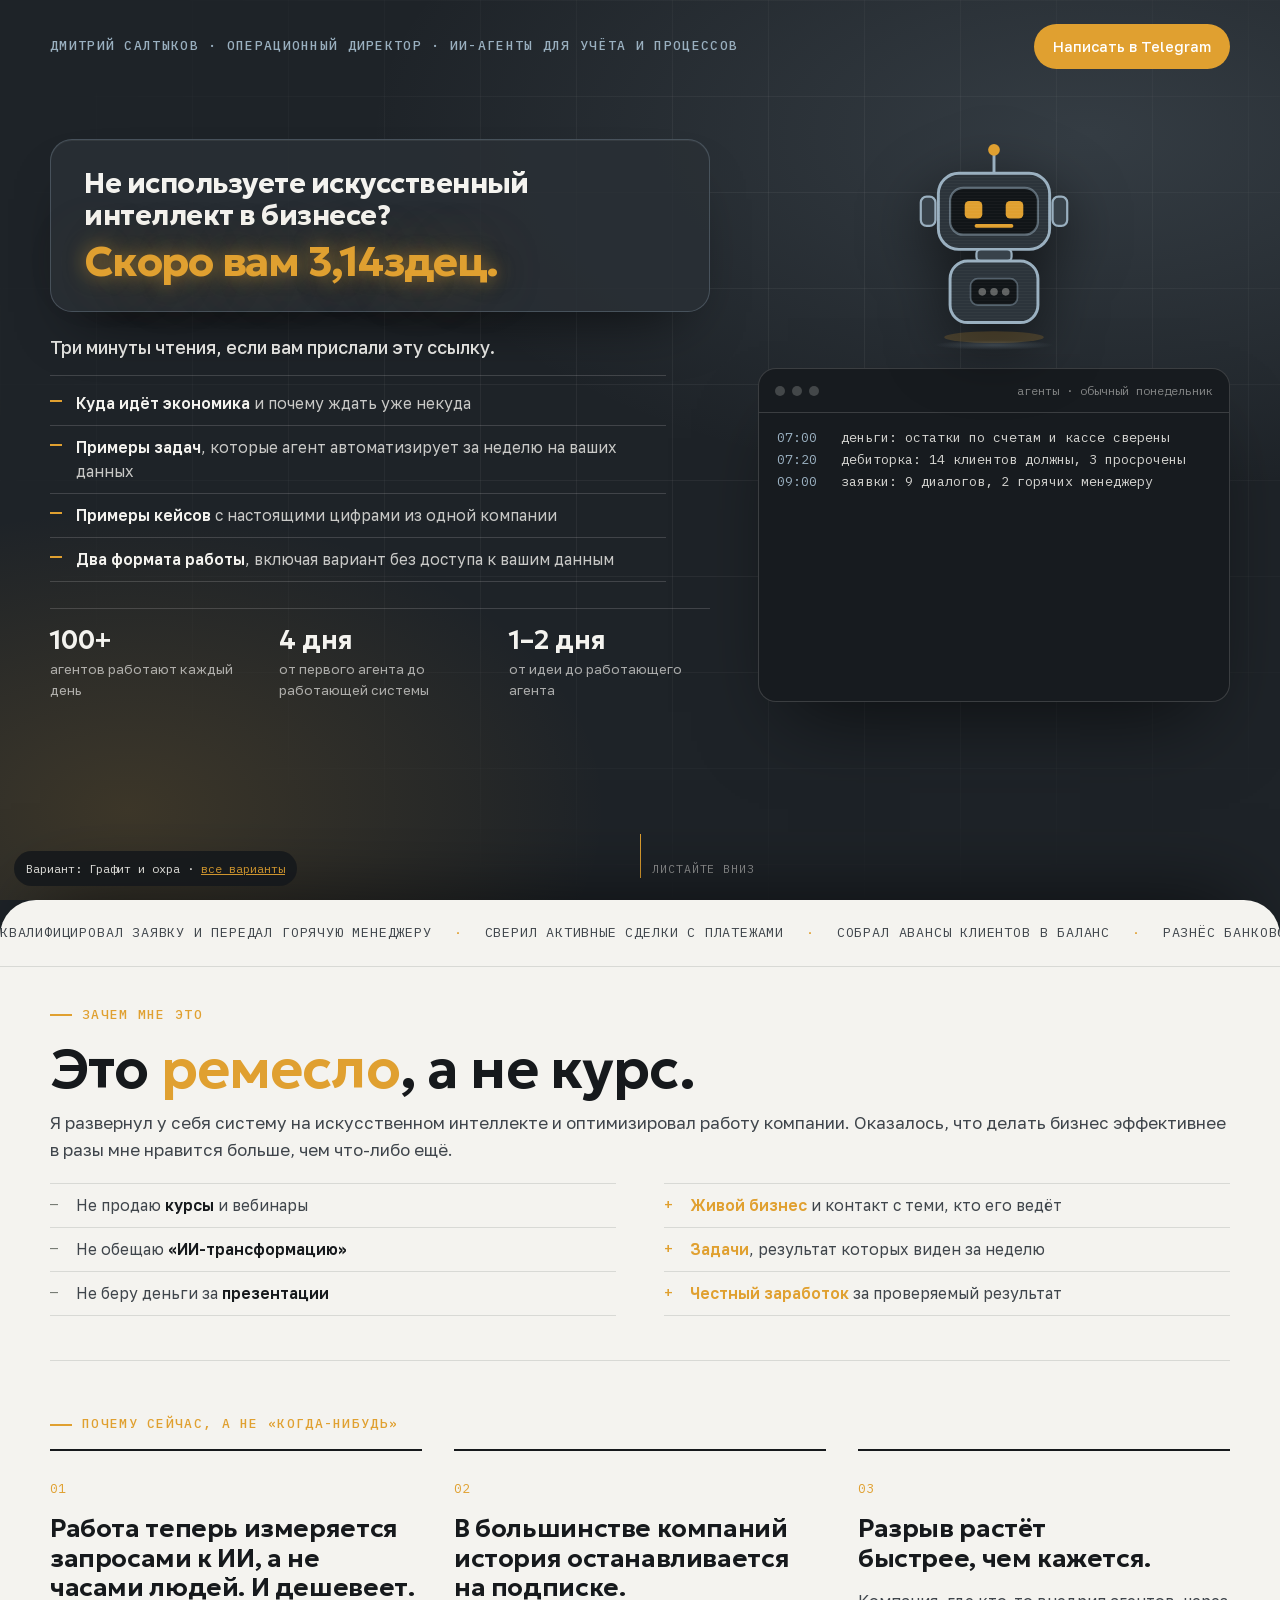
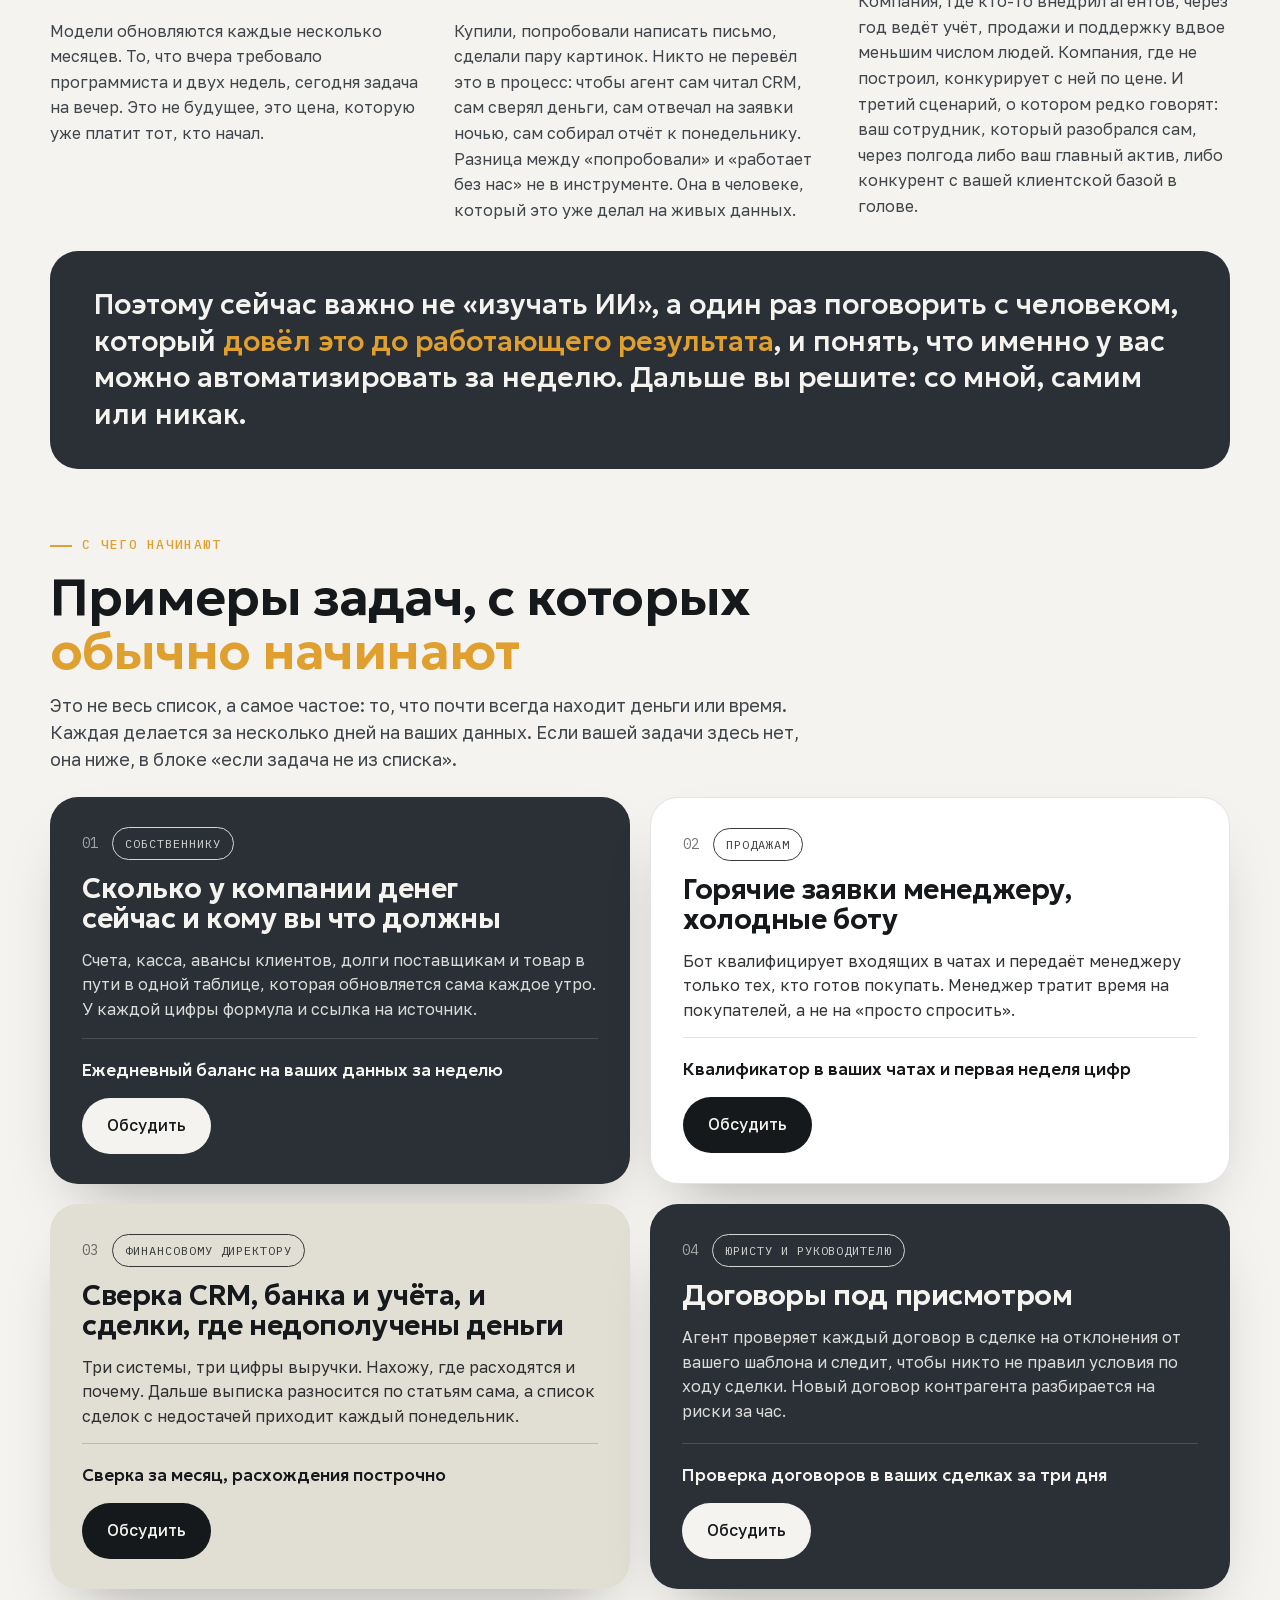
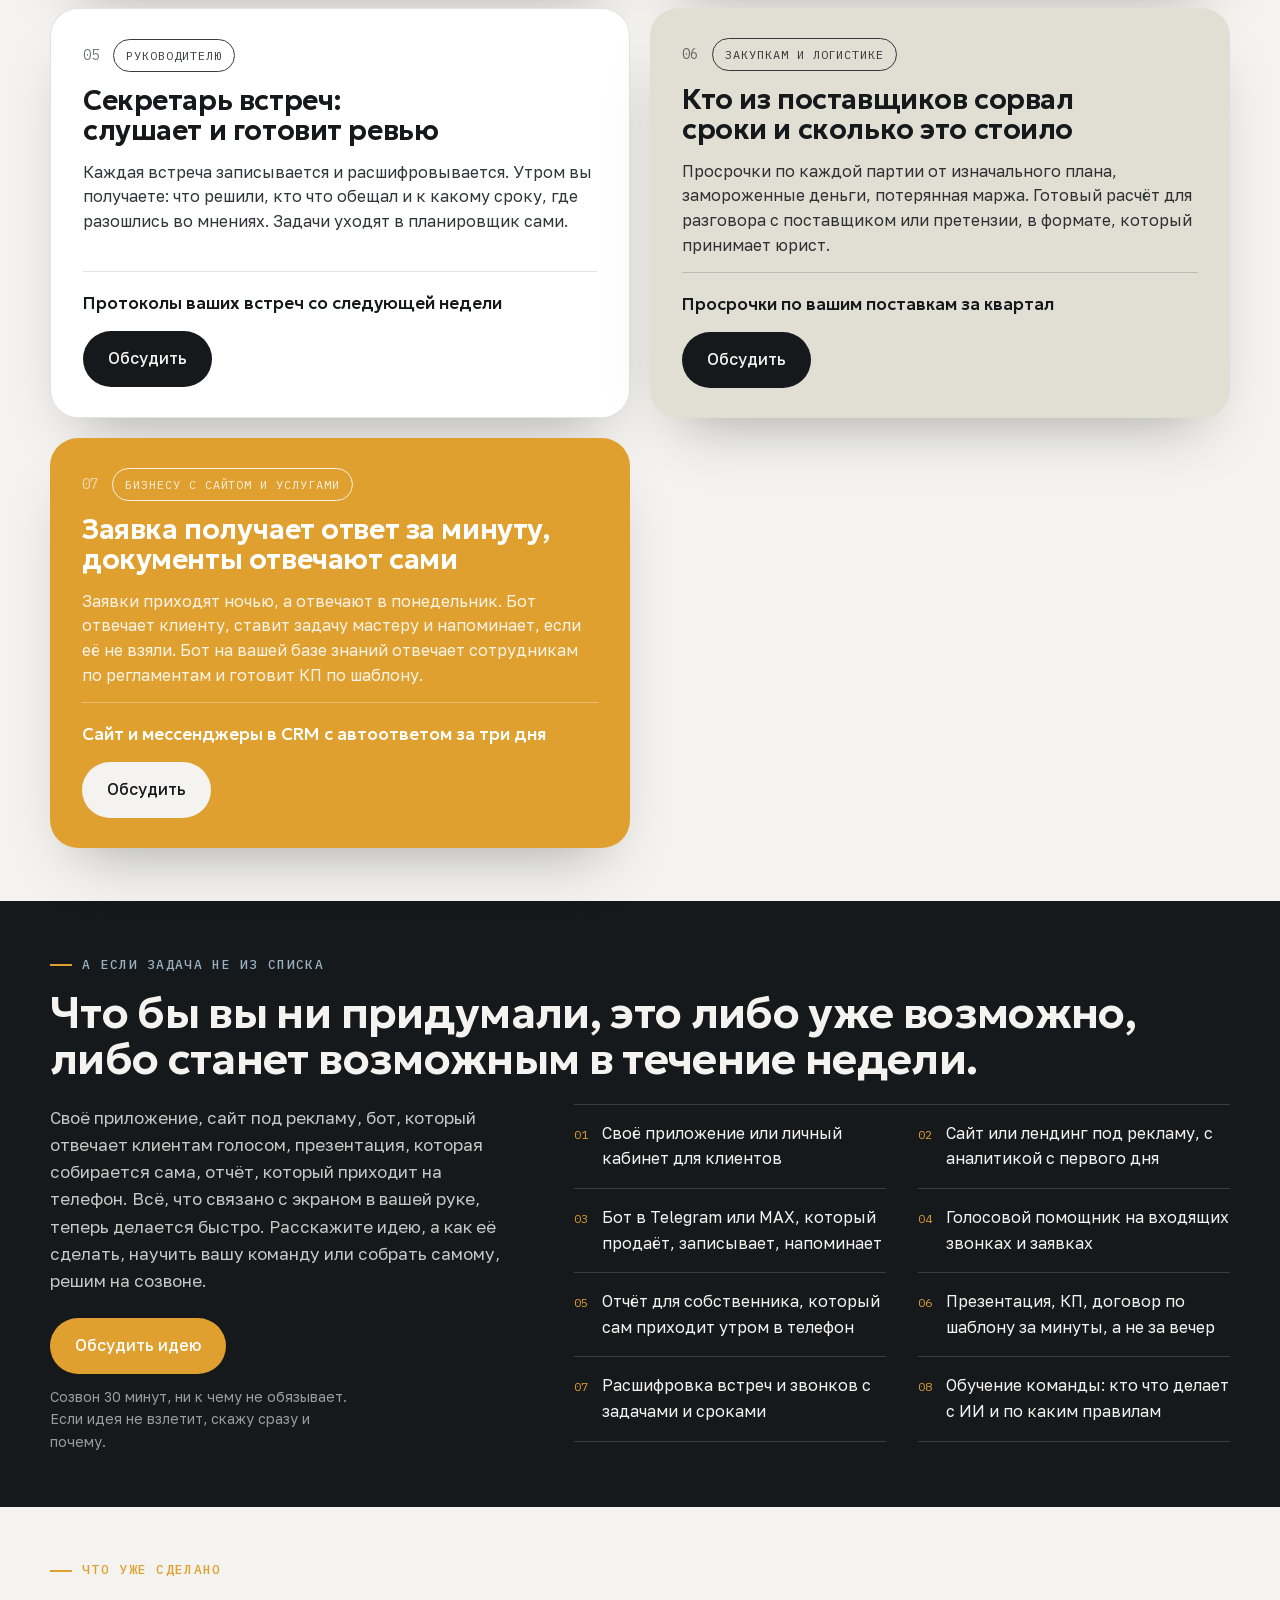
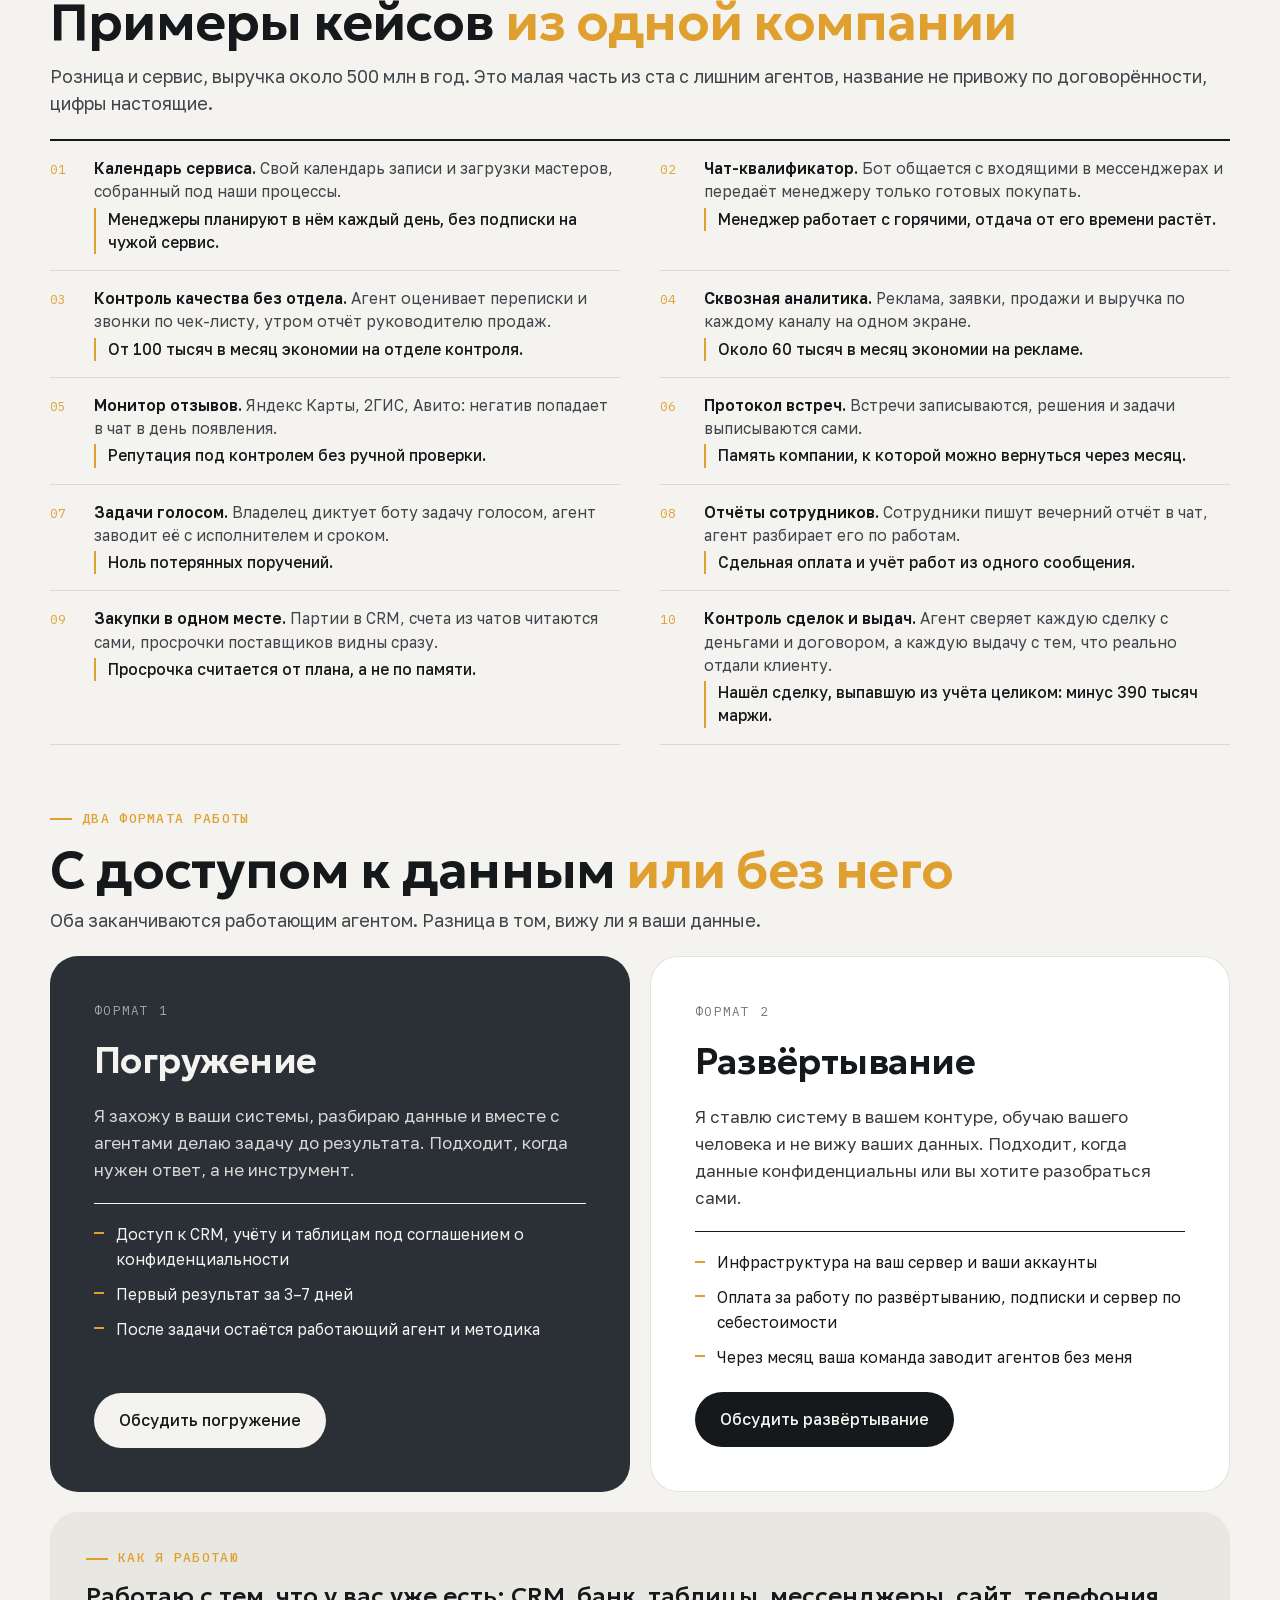
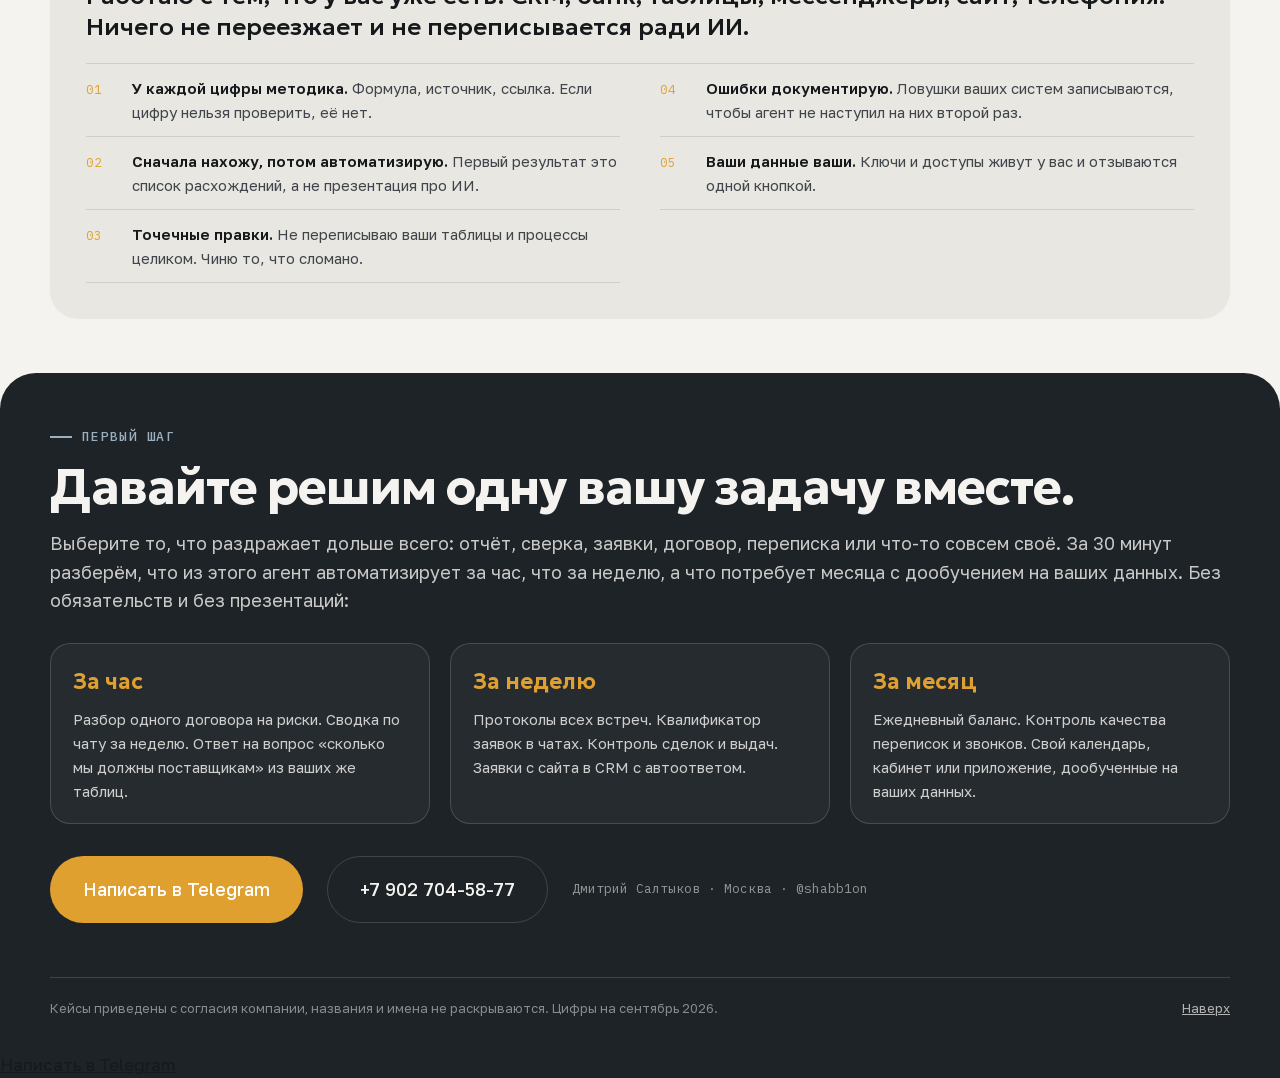
<file: v/grafit/index.html>
<!DOCTYPE html>
<html lang="ru">
<head>
<meta charset="utf-8">
<meta name="viewport" content="width=device-width, initial-scale=1">
<title>Дмитрий Салтыков · вариант «Графит и охра»</title>
<meta name="description" content="Не используете искусственный интеллект в бизнесе? Скоро вам 3,14здец. Первый работающий агент на ваших данных за неделю. 100+ агентов в компании с выручкой 500 млн, примеры кейсов, два формата работы.">
<meta property="og:title" content="Не используете искусственный интеллект в бизнесе? Скоро вам 3,14здец.">
<meta property="og:description" content="Первый работающий агент на ваших данных за неделю. 100+ агентов в компании с выручкой 500 млн, примеры кейсов, два формата работы, включая вариант без доступа к данным.">
<meta property="og:image" content="https://saltykovd03-create.github.io/og.png">
<meta property="og:type" content="website">
<meta name="twitter:card" content="summary_large_image">
<link rel="icon" href="data:image/svg+xml,%3Csvg xmlns=%27http://www.w3.org/2000/svg%27 viewBox=%270 0 64 64%27%3E%3Crect width=%2764%27 height=%2764%27 rx=%2714%27 fill=%27%230B1424%27/%3E%3Ctext x=%2732%27 y=%2742%27 font-family=%27Arial%27 font-weight=%27700%27 font-size=%2730%27 fill=%27%23C4712F%27 text-anchor=%27middle%27%3E%D0%94%D0%A1%3C/text%3E%3C/svg%3E">
<link rel="stylesheet" href="../../fonts/fonts.css?v=1">
<link rel="stylesheet" href="../../style.css?v=30">
<link rel="stylesheet" href="theme.css?v=1">
</head>
<body>

<!-- Блок 1. Хедер -->
<header class="header" id="top">
  <div class="container header__in">
    <a href="#top" class="header__name">Дмитрий Салтыков</a>
    <nav class="header__nav" aria-label="Разделы">
      <a href="#why">Почему сейчас</a>
      <a href="#start">С чего начать</a>
      <a href="#any">Любая задача</a>
      <a href="#cases">Кейсы</a>
      <a href="#formats">Форматы</a>
    </nav>
    <a href="https://t.me/shabb1on" class="btn btn--sm btn--copper" target="_blank" rel="noopener">Написать в Telegram</a>
  </div>
</header>

<!-- Блок 2. Hero -->
<section class="hero" aria-label="Главный экран">
  <div class="hero__bg" aria-hidden="true"></div>
  <div class="container hero__top" data-hero-line>
    <p class="eyebrow eyebrow--light hero__eyebrow-d">Дмитрий Салтыков · операционный директор · ИИ-агенты для учёта и процессов</p>
    <span class="hero__name">Дмитрий Салтыков</span>
    <a href="https://t.me/shabb1on" class="btn btn--sm btn--copper" target="_blank" rel="noopener">Написать в Telegram</a>
  </div>
  <div class="container hero__grid">
    <div class="hero__text">
      <p class="eyebrow eyebrow--light hero__eyebrow-m" data-hero-line>Операционный директор · ИИ-агенты для бизнеса</p>
      <h1 class="hero__h1">
        <span class="line line--q" data-hero-line>Не используете искусственный интеллект в&nbsp;бизнесе?</span>
        <span class="line line--em" data-hero-line>Скоро вам 3,14здец.</span>
      </h1>
      <div class="hero__row" data-hero-line>
        <p class="hero__lead">Три минуты чтения, если вам прислали эту ссылку.</p>
        <div class="robot-wrap robot-wrap--m" aria-hidden="true"><div class="robot-stage"><svg class="robot" viewBox="0 0 120 140">
            <g class="robot__glow"><ellipse cx="60" cy="134" rx="34" ry="4"/></g>
            <line x1="60" y1="8" x2="60" y2="22" class="robot__line"/>
            <circle cx="60" cy="6" r="4" class="robot__ant"/>
            <rect x="22" y="22" width="76" height="52" rx="14" class="robot__head"/>
            <rect x="30" y="32" width="60" height="32" rx="9" class="robot__screen"/>
            <rect x="40" y="41" width="12" height="12" rx="3" class="robot__eye"/>
            <rect x="68" y="41" width="12" height="12" rx="3" class="robot__eye"/>
            <path d="M48 58h24" class="robot__mouth"/>
            <rect x="10" y="38" width="10" height="20" rx="4" class="robot__ear"/>
            <rect x="100" y="38" width="10" height="20" rx="4" class="robot__ear"/>
            <rect x="48" y="74" width="24" height="8" rx="3" class="robot__neck"/>
            <rect x="30" y="82" width="60" height="42" rx="12" class="robot__body"/>
            <rect x="44" y="94" width="32" height="18" rx="5" class="robot__panel"/>
            <circle cx="52" cy="103" r="2.6" class="robot__led led-a"/>
            <circle cx="60" cy="103" r="2.6" class="robot__led led-b"/>
            <circle cx="68" cy="103" r="2.6" class="robot__led led-c"/>
          </svg><div class="robot-scan"></div></div></div>
      </div>
      <ul class="hero__preview" data-hero-line>
        <li><b>Куда идёт экономика</b> и почему ждать уже некуда</li>
        <li><b>Примеры задач</b>, которые агент автоматизирует за неделю на ваших данных</li>
        <li><b>Примеры кейсов</b> с настоящими цифрами из одной компании</li>
        <li><b>Два формата работы</b>, включая вариант без доступа к вашим данным</li>
      </ul>
      <dl class="hero__facts" data-hero-line>
        <div><dt>100+</dt><dd>агентов работают каждый день</dd></div>
        <div><dt>4 дня</dt><dd>от первого агента до работающей системы</dd></div>
        <div><dt>1–2 дня</dt><dd>от идеи до работающего агента</dd></div>
      </dl>
    </div>

    <div class="hero__side">
      <!-- Блок 2.1. Робот: вращается вокруг оси, мерцает как старый телевизор -->
      <div class="robot-wrap robot-wrap--d" aria-hidden="true">
        <div class="robot-stage">
          <svg class="robot" viewBox="0 0 120 140">
            <g class="robot__glow"><ellipse cx="60" cy="134" rx="34" ry="4"/></g>
            <line x1="60" y1="8" x2="60" y2="22" class="robot__line"/>
            <circle cx="60" cy="6" r="4" class="robot__ant"/>
            <rect x="22" y="22" width="76" height="52" rx="14" class="robot__head"/>
            <rect x="30" y="32" width="60" height="32" rx="9" class="robot__screen"/>
            <rect x="40" y="41" width="12" height="12" rx="3" class="robot__eye"/>
            <rect x="68" y="41" width="12" height="12" rx="3" class="robot__eye"/>
            <path d="M48 58h24" class="robot__mouth"/>
            <rect x="10" y="38" width="10" height="20" rx="4" class="robot__ear"/>
            <rect x="100" y="38" width="10" height="20" rx="4" class="robot__ear"/>
            <rect x="48" y="74" width="24" height="8" rx="3" class="robot__neck"/>
            <rect x="30" y="82" width="60" height="42" rx="12" class="robot__body"/>
            <rect x="44" y="94" width="32" height="18" rx="5" class="robot__panel"/>
            <circle cx="52" cy="103" r="2.6" class="robot__led led-a"/>
            <circle cx="60" cy="103" r="2.6" class="robot__led led-b"/>
            <circle cx="68" cy="103" r="2.6" class="robot__led led-c"/>
          </svg>
          <div class="robot-scan"></div>
        </div>
        <div class="robot-base"></div>
      </div>

      <div class="log" aria-label="Что делают агенты в обычный день">
        <div class="log__bar"><span></span><span></span><span></span><em>агенты · обычный понедельник</em></div>
        <ol class="log__lines" id="log"></ol>
      </div>
    </div>
  </div>
  <div class="hero__scroll" aria-hidden="true"><span></span><em>листайте вниз</em></div>
</section>

<!-- Блок 3. Лист, наезжающий на hero -->
<main class="sheet">

  <!-- Блок 3.1. Бегущая строка -->
  <div class="marquee" aria-hidden="true">
    <div class="marquee__track">
      <span>квалифицировал заявку и передал горячую менеджеру</span><i>·</i>
      <span>сверил активные сделки с платежами</span><i>·</i>
      <span>собрал авансы клиентов в баланс</span><i>·</i>
      <span>разнёс банковскую выписку по статьям</span><i>·</i>
      <span>расшифровал звонок и оценил по чек-листу</span><i>·</i>
      <span>поставил задачу по пропущенному звонку</span><i>·</i>
      <span>проверил договор на отклонения от шаблона</span><i>·</i>
      <span>записал встречу и выписал решения</span><i>·</i>
      <span>квалифицировал заявку и передал горячую менеджеру</span><i>·</i>
      <span>сверил активные сделки с платежами</span><i>·</i>
      <span>собрал авансы клиентов в баланс</span><i>·</i>
      <span>разнёс банковскую выписку по статьям</span><i>·</i>
      <span>расшифровал звонок и оценил по чек-листу</span><i>·</i>
      <span>поставил задачу по пропущенному звонку</span><i>·</i>
      <span>проверил договор на отклонения от шаблона</span><i>·</i>
      <span>записал встречу и выписал решения</span><i>·</i>
    </div>
  </div>
  <!-- Блок 3.2. Зачем мне это -->
  <section class="section creed" id="creed">
    <div class="container">
      <div class="creed__head">
        <div>
          <p class="eyebrow" data-reveal>Зачем мне это</p>
          <h2 class="creed__h" data-reveal>Это <span class="em">ремесло</span>, а не курс.</h2>
        </div>
        <p class="creed__lead" data-reveal>Я развернул у себя систему на искусственном интеллекте и оптимизировал работу компании. Оказалось, что делать бизнес эффективнее в разы мне нравится больше, чем что-либо ещё.</p>
      </div>
      <div class="creed__cols">
        <ul class="creed__list creed__list--no" data-reveal>
          <li>Не продаю <b>курсы</b> и вебинары</li>
          <li>Не обещаю <b>«ИИ-трансформацию»</b></li>
          <li>Не беру деньги за <b>презентации</b></li>
        </ul>
        <ul class="creed__list creed__list--yes" data-reveal data-delay="0.1">
          <li><b>Живой бизнес</b> и контакт с теми, кто его ведёт</li>
          <li><b>Задачи</b>, результат которых виден за неделю</li>
          <li><b>Честный заработок</b> за проверяемый результат</li>
        </ul>
      </div>
    </div>
  </section>

  <!-- Блок 4. Почему сейчас -->
  <section class="section why" id="why">
    <div class="container">
      <p class="eyebrow" data-reveal>Почему сейчас, а не «когда-нибудь»</p>
      <div class="why__beats">
        <article class="beat" data-reveal>
          <span class="beat__n">01</span>
          <h2 class="beat__h">Работа теперь измеряется запросами к ИИ, а не часами людей. И дешевеет.</h2>
          <p>Модели обновляются каждые несколько месяцев. То, что вчера требовало программиста и двух недель, сегодня задача на вечер. Это не будущее, это цена, которую уже платит тот, кто начал.</p>
        </article>
        <article class="beat" data-reveal>
          <span class="beat__n">02</span>
          <h2 class="beat__h">В большинстве компаний история останавливается на подписке.</h2>
          <p>Купили, попробовали написать письмо, сделали пару картинок. Никто не перевёл это в процесс: чтобы агент сам читал CRM, сам сверял деньги, сам отвечал на заявки ночью, сам собирал отчёт к понедельнику. Разница между «попробовали» и «работает без нас» не в инструменте. Она в человеке, который это уже делал на живых данных.</p>
        </article>
        <article class="beat" data-reveal>
          <span class="beat__n">03</span>
          <h2 class="beat__h">Разрыв растёт быстрее, чем кажется.</h2>
          <p>Компания, где кто-то внедрил агентов, через год ведёт учёт, продажи и поддержку вдвое меньшим числом людей. Компания, где не построил, конкурирует с ней по цене. И третий сценарий, о котором редко говорят: ваш сотрудник, который разобрался сам, через полгода либо ваш главный актив, либо конкурент с вашей клиентской базой в голове.</p>
        </article>
      </div>
      <div class="why__out" data-reveal><p>Поэтому сейчас важно не «изучать ИИ», а один раз поговорить с человеком, который <span class="em">довёл это до работающего результата</span>, и понять, что именно у вас можно автоматизировать за неделю. Дальше вы решите: со мной, самим или никак.</p></div>
    </div>
  </section>

  <!-- Блок 5. С чего начинают: стопка из семи карточек -->
  <section class="section start" id="start">
    <div class="container start__head">
      <p class="eyebrow" data-reveal>С чего начинают</p>
      <h2 class="h2" data-reveal>Примеры задач, с которых <span class="em">обычно начинают</span></h2>
      <p class="lead" data-reveal data-delay="0.1">Это не весь список, а самое частое: то, что почти всегда находит деньги или время. Каждая делается за несколько дней на ваших данных. Если вашей задачи здесь нет, она ниже, в блоке «если задача не из списка».</p>
    </div>

    <div class="container stack">

      <article class="card card--navy" data-stack-card>
        <div class="card__veil" data-stack-veil aria-hidden="true"></div>
        <div class="card__in">
          <div class="card__meta"><span class="card__n">01</span><span class="chip">Собственнику</span></div>
          <h3 class="card__h">Сколько у компании денег сейчас и кому вы что должны</h3>
          <p class="card__lead">Счета, касса, авансы клиентов, долги поставщикам и товар в пути в одной таблице, которая обновляется сама каждое утро. У каждой цифры формула и ссылка на источник.</p>
          <div class="card__foot">
            <span class="card__cta">Ежедневный баланс на ваших данных за неделю</span>
            <a href="https://t.me/shabb1on?text=Хочу%20ежедневный%20баланс" class="btn btn--paper" target="_blank" rel="noopener">Обсудить</a>
          </div>
        </div>
      </article>

      <article class="card card--paper" data-stack-card>
        <div class="card__veil" data-stack-veil aria-hidden="true"></div>
        <div class="card__in">
          <div class="card__meta"><span class="card__n">02</span><span class="chip">Продажам</span></div>
          <h3 class="card__h">Горячие заявки менеджеру, холодные боту</h3>
          <p class="card__lead">Бот квалифицирует входящих в чатах и передаёт менеджеру только тех, кто готов покупать. Менеджер тратит время на покупателей, а не на «просто спросить».</p>
          <div class="card__foot">
            <span class="card__cta">Квалификатор в ваших чатах и первая неделя цифр</span>
            <a href="https://t.me/shabb1on?text=Хочу%20квалификатор%20заявок" class="btn btn--ink" target="_blank" rel="noopener">Обсудить</a>
          </div>
        </div>
      </article>

      <article class="card card--sand" data-stack-card>
        <div class="card__veil" data-stack-veil aria-hidden="true"></div>
        <div class="card__in">
          <div class="card__meta"><span class="card__n">03</span><span class="chip">Финансовому директору</span></div>
          <h3 class="card__h">Сверка CRM, банка и учёта, и сделки, где недополучены деньги</h3>
          <p class="card__lead">Три системы, три цифры выручки. Нахожу, где расходятся и почему. Дальше выписка разносится по статьям сама, а список сделок с недостачей приходит каждый понедельник.</p>
          <div class="card__foot">
            <span class="card__cta">Сверка за месяц, расхождения построчно</span>
            <a href="https://t.me/shabb1on?text=Хочу%20сверку%20учёта" class="btn btn--ink" target="_blank" rel="noopener">Обсудить</a>
          </div>
        </div>
      </article>

      <article class="card card--navy" data-stack-card>
        <div class="card__veil" data-stack-veil aria-hidden="true"></div>
        <div class="card__in">
          <div class="card__meta"><span class="card__n">04</span><span class="chip">Юристу и руководителю</span></div>
          <h3 class="card__h">Договоры под присмотром</h3>
          <p class="card__lead">Агент проверяет каждый договор в сделке на отклонения от вашего шаблона и следит, чтобы никто не правил условия по ходу сделки. Новый договор контрагента разбирается на риски за час.</p>
          <div class="card__foot">
            <span class="card__cta">Проверка договоров в ваших сделках за три дня</span>
            <a href="https://t.me/shabb1on?text=Хочу%20проверку%20договоров" class="btn btn--paper" target="_blank" rel="noopener">Обсудить</a>
          </div>
        </div>
      </article>

      <article class="card card--paper" data-stack-card>
        <div class="card__veil" data-stack-veil aria-hidden="true"></div>
        <div class="card__in">
          <div class="card__meta"><span class="card__n">05</span><span class="chip">Руководителю</span></div>
          <h3 class="card__h">Секретарь встреч: слушает и готовит ревью</h3>
          <p class="card__lead">Каждая встреча записывается и расшифровывается. Утром вы получаете: что решили, кто что обещал и к какому сроку, где разошлись во мнениях. Задачи уходят в планировщик сами.</p>
          <div class="card__foot">
            <span class="card__cta">Протоколы ваших встреч со следующей недели</span>
            <a href="https://t.me/shabb1on?text=Хочу%20протоколы%20встреч" class="btn btn--ink" target="_blank" rel="noopener">Обсудить</a>
          </div>
        </div>
      </article>

      <article class="card card--sand" data-stack-card>
        <div class="card__veil" data-stack-veil aria-hidden="true"></div>
        <div class="card__in">
          <div class="card__meta"><span class="card__n">06</span><span class="chip">Закупкам и логистике</span></div>
          <h3 class="card__h">Кто из поставщиков сорвал сроки и сколько это стоило</h3>
          <p class="card__lead">Просрочки по каждой партии от изначального плана, замороженные деньги, потерянная маржа. Готовый расчёт для разговора с поставщиком или претензии, в формате, который принимает юрист.</p>
          <div class="card__foot">
            <span class="card__cta">Просрочки по вашим поставкам за квартал</span>
            <a href="https://t.me/shabb1on?text=Хочу%20расчёт%20просрочек" class="btn btn--ink" target="_blank" rel="noopener">Обсудить</a>
          </div>
        </div>
      </article>

      <article class="card card--copper" data-stack-card>
        <div class="card__veil" data-stack-veil aria-hidden="true"></div>
        <div class="card__in">
          <div class="card__meta"><span class="card__n">07</span><span class="chip">Бизнесу с сайтом и услугами</span></div>
          <h3 class="card__h">Заявка получает ответ за минуту, документы отвечают сами</h3>
          <p class="card__lead">Заявки приходят ночью, а отвечают в понедельник. Бот отвечает клиенту, ставит задачу мастеру и напоминает, если её не взяли. Бот на вашей базе знаний отвечает сотрудникам по регламентам и готовит КП по шаблону.</p>
          <div class="card__foot">
            <span class="card__cta">Сайт и мессенджеры в CRM с автоответом за три дня</span>
            <a href="https://t.me/shabb1on?text=Хочу%20заявки%20с%20сайта%20в%20CRM" class="btn btn--paper" target="_blank" rel="noopener">Обсудить</a>
          </div>
        </div>
      </article>

    </div>
  </section>

  <!-- Блок 6. Возможно всё -->
  <section class="section any" id="any">
    <div class="container">
      <p class="eyebrow" data-reveal>А если задача не из списка</p>
      <h2 class="any__h" data-reveal>Что бы вы ни придумали, это либо уже возможно, либо станет возможным в течение недели.</h2>
      <div class="any__grid">
        <div>
          <p class="any__p" data-reveal>Своё приложение, сайт под рекламу, бот, который отвечает клиентам голосом, презентация, которая собирается сама, отчёт, который приходит на телефон. Всё, что связано с экраном в вашей руке, теперь делается быстро. Расскажите идею, а как её сделать, научить вашу команду или собрать самому, решим на созвоне.</p>
          <div class="any__cta" data-reveal>
            <a href="https://t.me/shabb1on?text=Есть%20идея%2C%20хочу%20обсудить" class="btn btn--copper" target="_blank" rel="noopener">Обсудить идею</a>
            <small>Созвон 30 минут, ни к чему не обязывает. Если идея не взлетит, скажу сразу и почему.</small>
          </div>
        </div>
        <ul class="any__list" data-reveal>
          <li><span>01</span>Своё приложение или личный кабинет для клиентов</li>
          <li><span>02</span>Сайт или лендинг под рекламу, с аналитикой с первого дня</li>
          <li><span>03</span>Бот в Telegram или MAX, который продаёт, записывает, напоминает</li>
          <li><span>04</span>Голосовой помощник на входящих звонках и заявках</li>
          <li><span>05</span>Отчёт для собственника, который сам приходит утром в телефон</li>
          <li><span>06</span>Презентация, КП, договор по шаблону за минуты, а не за вечер</li>
          <li><span>07</span>Расшифровка встреч и звонков с задачами и сроками</li>
          <li><span>08</span>Обучение команды: кто что делает с ИИ и по каким правилам</li>
        </ul>
      </div>
    </div>
  </section>

  <!-- Блок 7. Кейсы: пятнадцать коротких -->
  <section class="section cases" id="cases">
    <div class="container">
      <div class="cases__head">
        <p class="eyebrow" data-reveal>Что уже сделано</p>
        <h2 class="h2" data-reveal>Примеры кейсов <span class="em">из одной компании</span></h2>
        <p class="lead lead--wide" data-reveal data-delay="0.1">Розница и сервис, выручка около 500 млн в год. Это малая часть из ста с лишним агентов, название не привожу по договорённости, цифры настоящие.</p>
      </div>

      <ol class="ledger" data-reveal>
        <li><b>Календарь сервиса.</b> Свой календарь записи и загрузки мастеров, собранный под наши процессы. <em>Менеджеры планируют в нём каждый день, без подписки на чужой сервис.</em></li>
        <li><b>Чат-квалификатор.</b> Бот общается с входящими в мессенджерах и передаёт менеджеру только готовых покупать. <em>Менеджер работает с горячими, отдача от его времени растёт.</em></li>
        <li><b>Контроль качества без отдела.</b> Агент оценивает переписки и звонки по чек-листу, утром отчёт руководителю продаж. <em>От 100 тысяч в месяц экономии на отделе контроля.</em></li>
        <li><b>Сквозная аналитика.</b> Реклама, заявки, продажи и выручка по каждому каналу на одном экране. <em>Около 60 тысяч в месяц экономии на рекламе.</em></li>
        <li><b>Монитор отзывов.</b> Яндекс Карты, 2ГИС, Авито: негатив попадает в чат в день появления. <em>Репутация под контролем без ручной проверки.</em></li>
        <li><b>Протокол встреч.</b> Встречи записываются, решения и задачи выписываются сами. <em>Память компании, к которой можно вернуться через месяц.</em></li>
        <li><b>Задачи голосом.</b> Владелец диктует боту задачу голосом, агент заводит её с исполнителем и сроком. <em>Ноль потерянных поручений.</em></li>
        <li><b>Отчёты сотрудников.</b> Сотрудники пишут вечерний отчёт в чат, агент разбирает его по работам. <em>Сдельная оплата и учёт работ из одного сообщения.</em></li>
        <li><b>Закупки в одном месте.</b> Партии в CRM, счета из чатов читаются сами, просрочки поставщиков видны сразу. <em>Просрочка считается от плана, а не по памяти.</em></li>
        <li><b>Контроль сделок и выдач.</b> Агент сверяет каждую сделку с деньгами и договором, а каждую выдачу с тем, что реально отдали клиенту. <em>Нашёл сделку, выпавшую из учёта целиком: минус 390 тысяч маржи.</em></li>
      </ol>
    </div>
  </section>

  <!-- Блок 8. Два формата работы -->
  <section class="section formats" id="formats">
    <div class="container">
      <p class="eyebrow" data-reveal>Два формата работы</p>
      <h2 class="h2" data-reveal>С доступом к данным <span class="em">или без него</span></h2>
      <p class="lead formats__lead" data-reveal>Оба заканчиваются работающим агентом. Разница в том, вижу ли я ваши данные.</p>

      <div class="formats__grid">
        <article class="fmt fmt--ink" data-reveal>
          <span class="fmt__n">Формат 1</span>
          <h3>Погружение</h3>
          <p>Я захожу в ваши системы, разбираю данные и вместе с агентами делаю задачу до результата. Подходит, когда нужен ответ, а не инструмент.</p>
          <ul>
            <li>Доступ к CRM, учёту и таблицам под соглашением о конфиденциальности</li>
            <li>Первый результат за 3–7 дней</li>
            <li>После задачи остаётся работающий агент и методика</li>
          </ul>
          <a href="https://t.me/shabb1on?text=Интересует%20формат%20с%20погружением" class="btn btn--paper fmt__btn" target="_blank" rel="noopener">Обсудить погружение</a>
        </article>
        <article class="fmt fmt--paper" data-reveal data-delay="0.1">
          <span class="fmt__n">Формат 2</span>
          <h3>Развёртывание</h3>
          <p>Я ставлю систему в вашем контуре, обучаю вашего человека и не вижу ваших данных. Подходит, когда данные конфиденциальны или вы хотите разобраться сами.</p>
          <ul>
            <li>Инфраструктура на ваш сервер и ваши аккаунты</li>
            <li>Оплата за работу по развёртыванию, подписки и сервер по себестоимости</li>
            <li>Через месяц ваша команда заводит агентов без меня</li>
          </ul>
          <a href="https://t.me/shabb1on?text=Интересует%20развёртывание%20без%20доступа%20к%20данным" class="btn btn--ink fmt__btn" target="_blank" rel="noopener">Обсудить развёртывание</a>
        </article>
      </div>

      <div class="principles-plate" data-reveal>
        <div>
          <p class="eyebrow">Как я работаю</p>
          <p class="principles-plate__p">Работаю с тем, что у вас уже есть: CRM, банк, таблицы, мессенджеры, сайт, телефония. Ничего не переезжает и не переписывается ради ИИ.</p>
        </div>
        <ol class="principles">
          <li><span><b>У каждой цифры методика.</b> Формула, источник, ссылка. Если цифру нельзя проверить, её нет.</span></li>
          <li><span><b>Сначала нахожу, потом автоматизирую.</b> Первый результат это список расхождений, а не презентация про ИИ.</span></li>
          <li><span><b>Точечные правки.</b> Не переписываю ваши таблицы и процессы целиком. Чиню то, что сломано.</span></li>
          <li><span><b>Ошибки документирую.</b> Ловушки ваших систем записываются, чтобы агент не наступил на них второй раз.</span></li>
          <li><span><b>Ваши данные ваши.</b> Ключи и доступы живут у вас и отзываются одной кнопкой.</span></li>
        </ol>
      </div>
    </div>
  </section>

  <!-- Блок 9. Контакт -->
  <section class="section contact" id="contact">
    <div class="container">
      <p class="eyebrow eyebrow--light" data-reveal>Первый шаг</p>
      <h2 class="contact__h" data-reveal>Давайте решим одну вашу задачу вместе.</h2>
      <p class="contact__p" data-reveal>Выберите то, что раздражает дольше всего: отчёт, сверка, заявки, договор, переписка или что-то совсем своё. За 30 минут разберём, что из этого агент автоматизирует за час, что за неделю, а что потребует месяца с дообучением на ваших данных. Без обязательств и без презентаций:</p>
      <div class="horizon" data-reveal>
        <div class="horizon__cell">
          <span class="horizon__t">За час</span>
          <p>Разбор одного договора на риски. Сводка по чату за неделю. Ответ на вопрос «сколько мы должны поставщикам» из ваших же таблиц.</p>
        </div>
        <div class="horizon__cell">
          <span class="horizon__t">За неделю</span>
          <p>Протоколы всех встреч. Квалификатор заявок в чатах. Контроль сделок и выдач. Заявки с сайта в CRM с автоответом.</p>
        </div>
        <div class="horizon__cell">
          <span class="horizon__t">За месяц</span>
          <p>Ежедневный баланс. Контроль качества переписок и звонков. Свой календарь, кабинет или приложение, дообученные на ваших данных.</p>
        </div>
      </div>
      <div class="contact__btns" data-reveal>
        <a href="https://t.me/shabb1on?text=Хочу%20решить%20одну%20задачу" class="btn btn--copper btn--lg" target="_blank" rel="noopener">Написать в Telegram</a>
        <a href="tel:+79027045877" class="btn btn--ghost btn--lg">+7 902 704-58-77</a>
        <span class="contact__small">Дмитрий Салтыков · Москва · @shabb1on</span>
      </div>
    </div>
  </section>

</main>

<div class="variant-tag">Вариант: Графит и охра · <a href="../">все варианты</a></div>
<!-- Блок 10. Футер -->
<footer class="footer">
  <div class="container footer__in">
    <span>Кейсы приведены с согласия компании, названия и имена не раскрываются. Цифры на сентябрь 2026.</span>
    <a href="#top">Наверх</a>
  </div>
</footer>

<!-- Sticky CTA на мобильных -->
<a href="https://t.me/shabb1on" class="sticky-cta" target="_blank" rel="noopener">Написать в Telegram</a>

<script src="../../js/gsap.min.js"></script>
<script src="../../js/ScrollTrigger.min.js"></script>
<script src="../../script.js?v=8"></script>
</body>
</html>
</file>
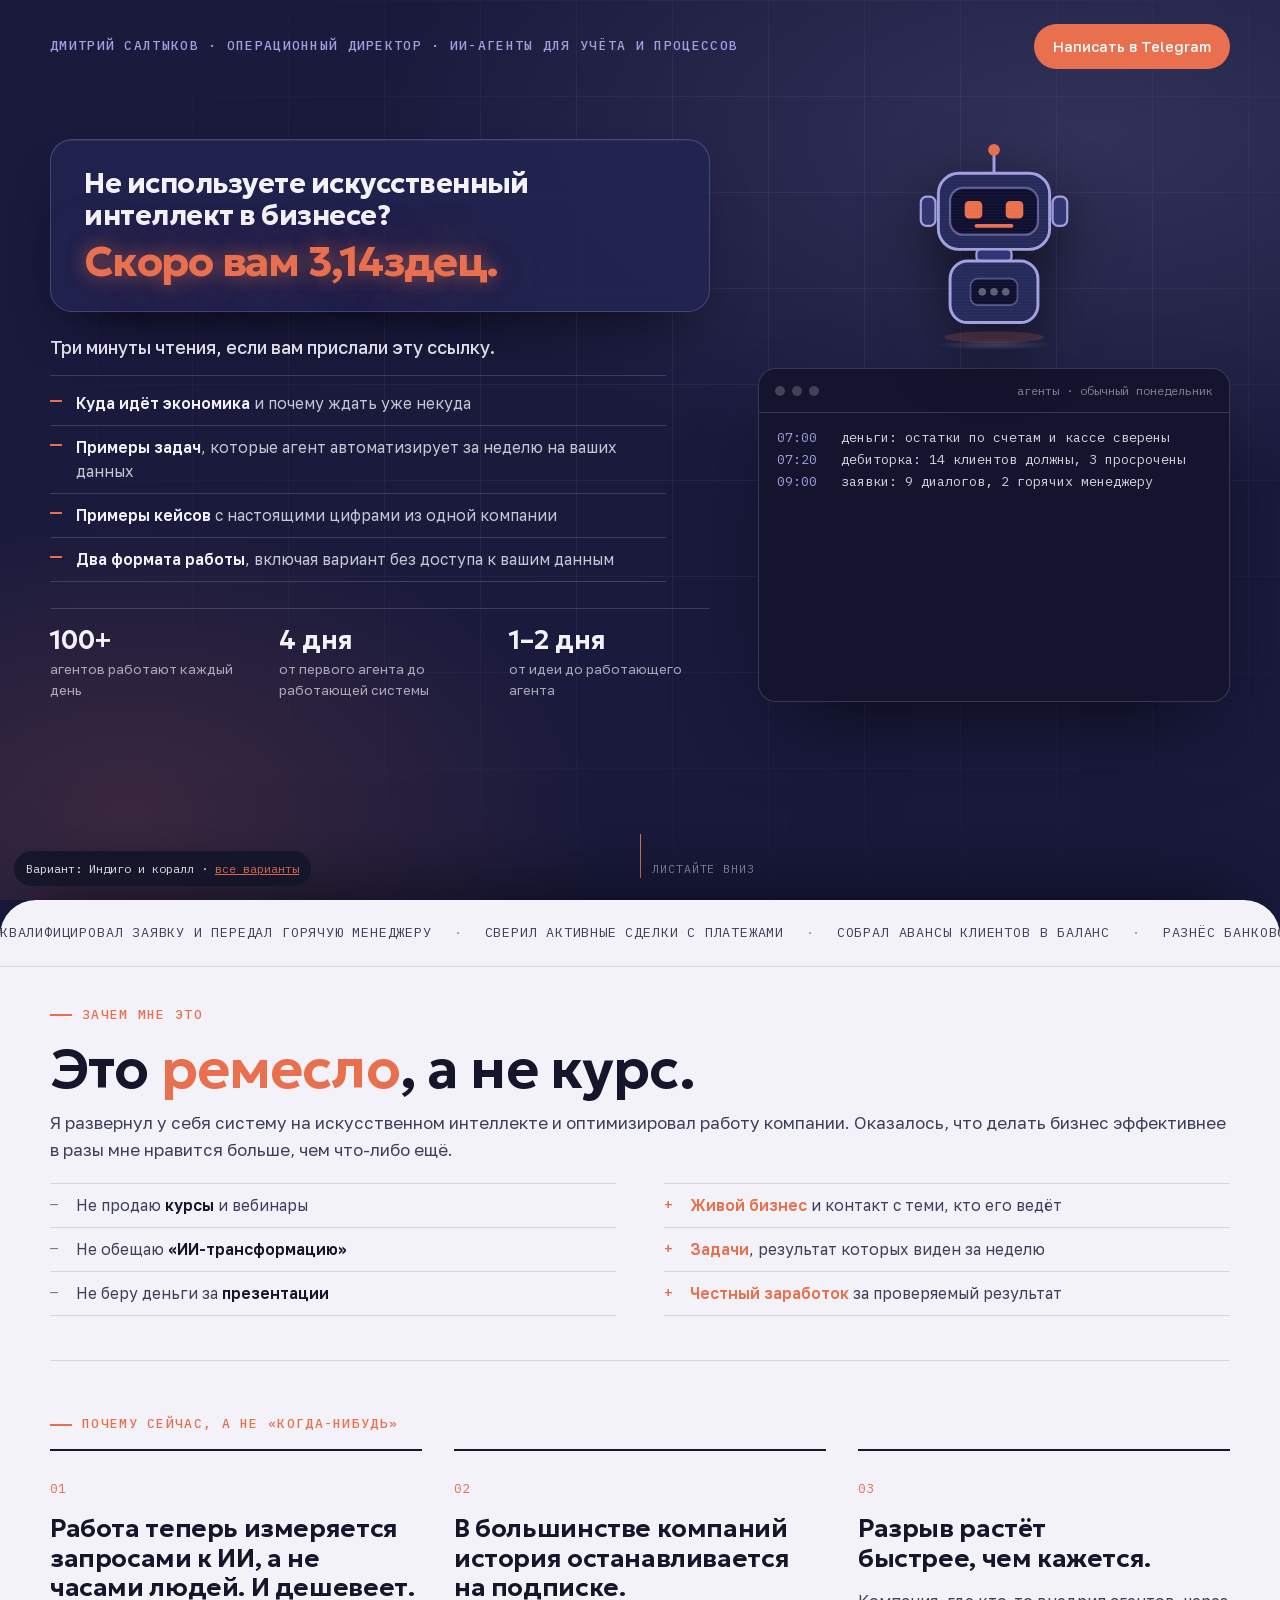
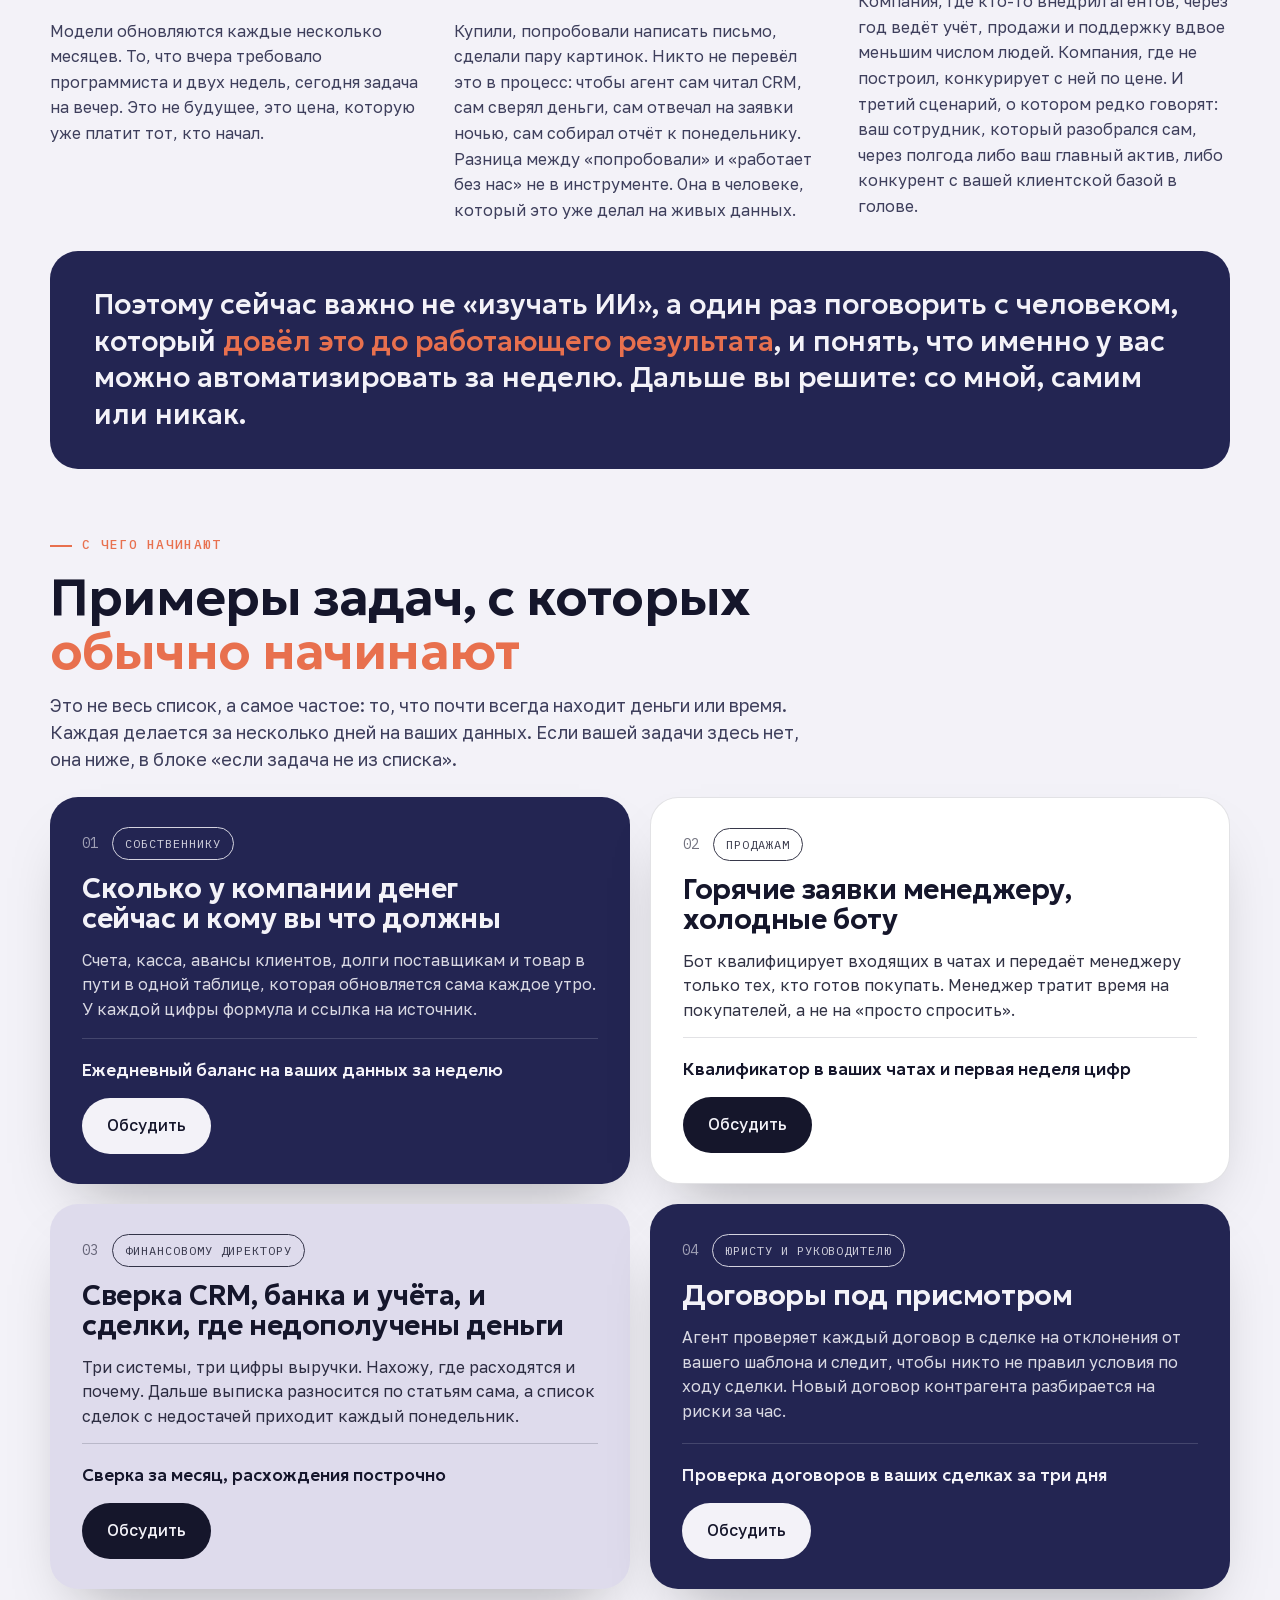
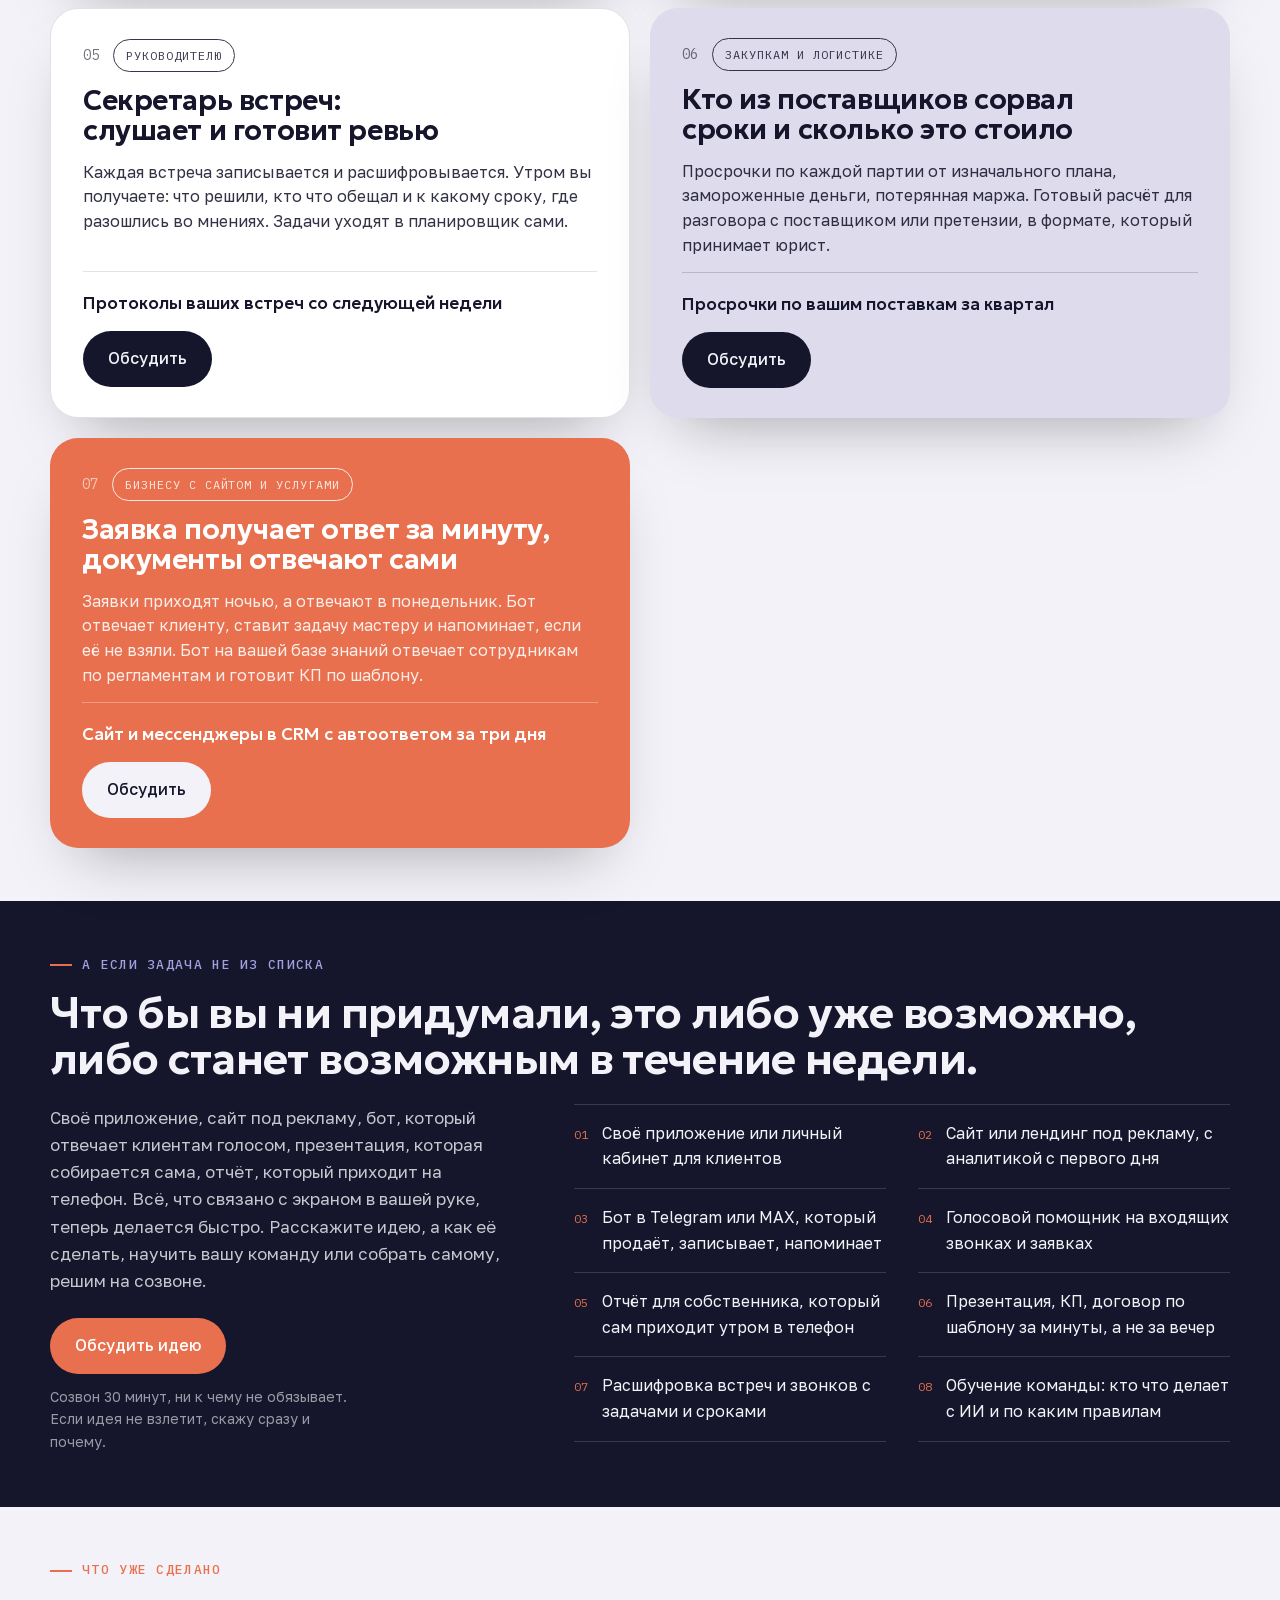
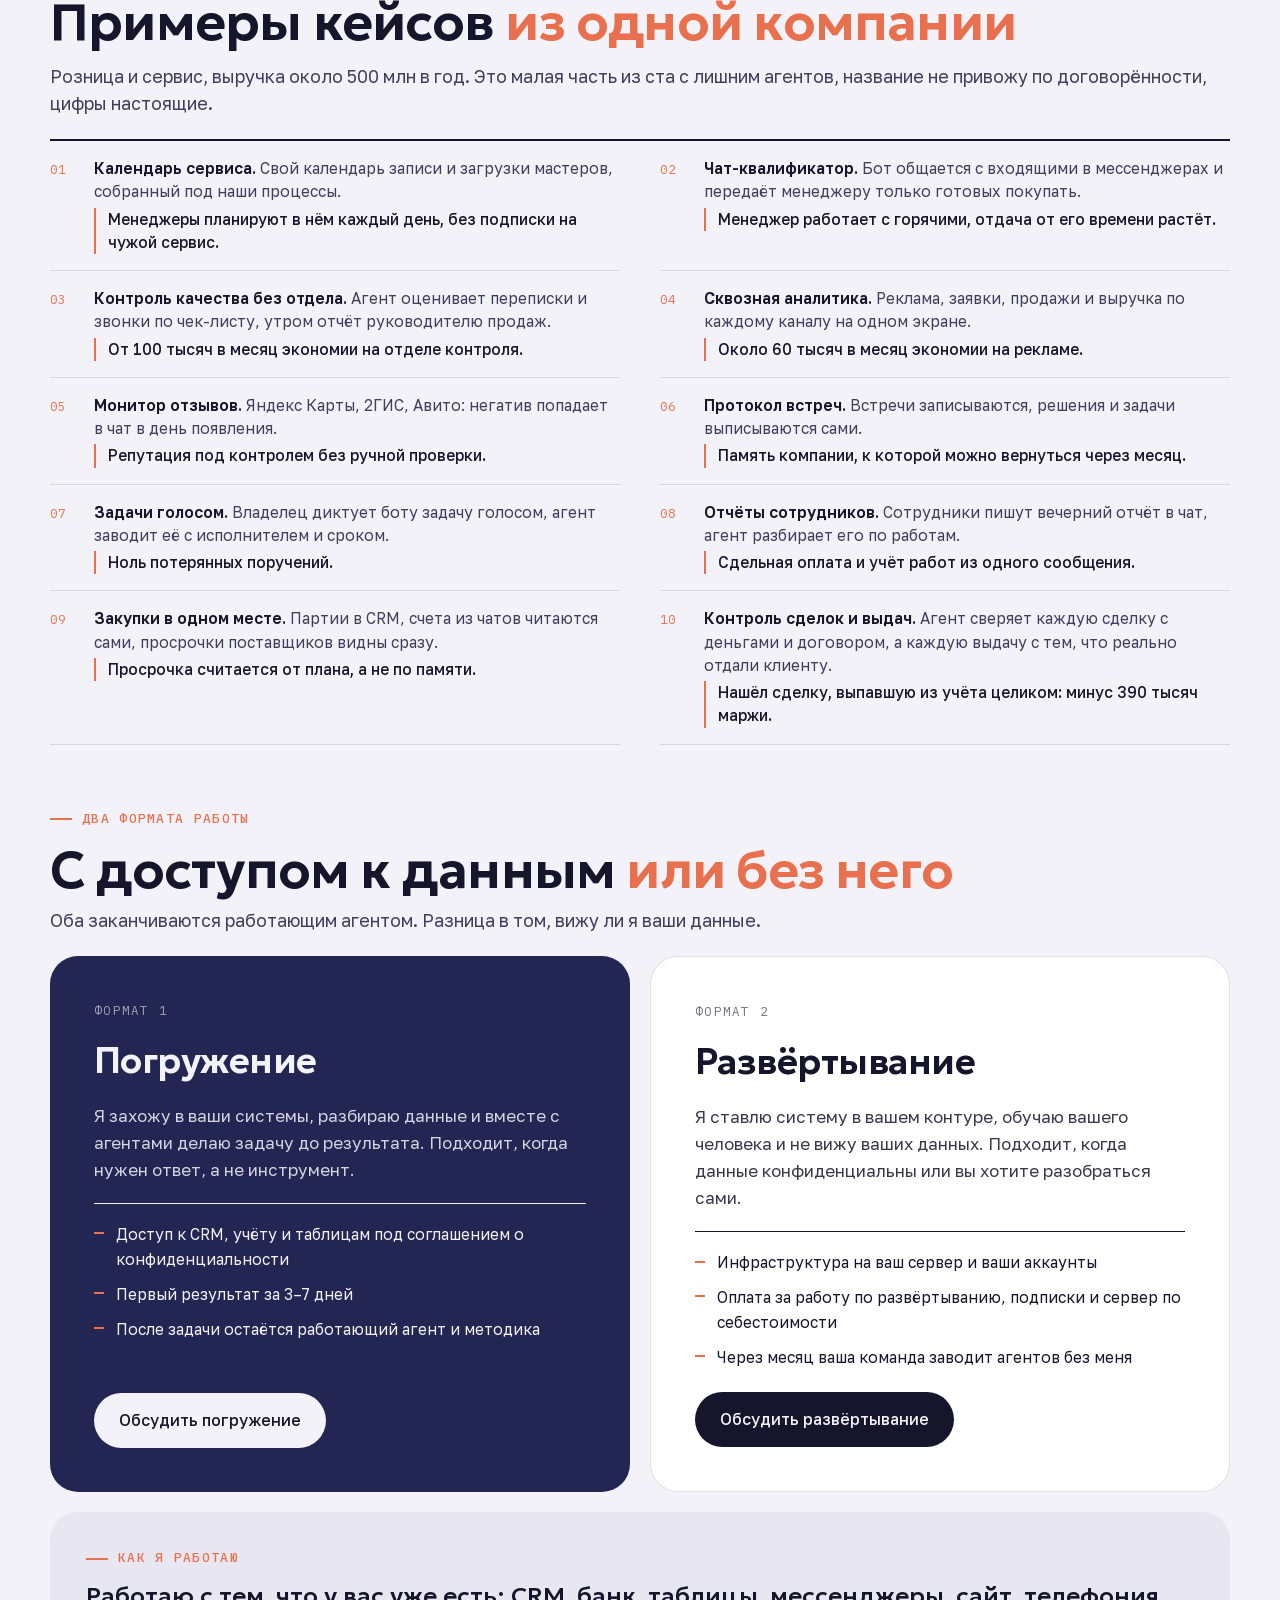
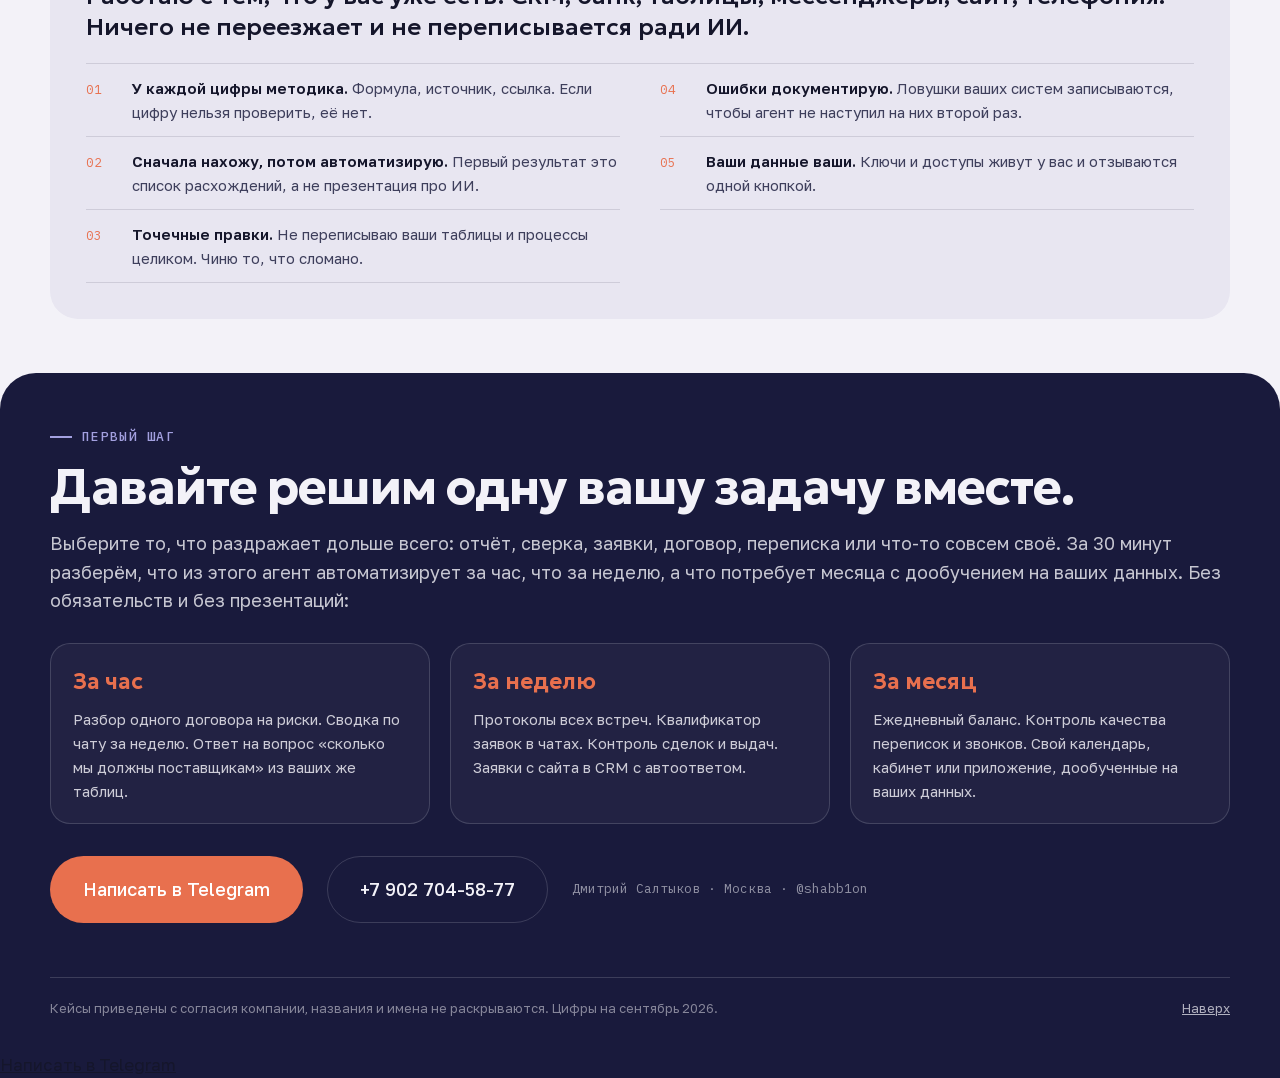
<file: v/indigo/index.html>
<!DOCTYPE html>
<html lang="ru">
<head>
<meta charset="utf-8">
<meta name="viewport" content="width=device-width, initial-scale=1">
<title>Дмитрий Салтыков · вариант «Индиго и коралл»</title>
<meta name="description" content="Не используете искусственный интеллект в бизнесе? Скоро вам 3,14здец. Первый работающий агент на ваших данных за неделю. 100+ агентов в компании с выручкой 500 млн, примеры кейсов, два формата работы.">
<meta property="og:title" content="Не используете искусственный интеллект в бизнесе? Скоро вам 3,14здец.">
<meta property="og:description" content="Первый работающий агент на ваших данных за неделю. 100+ агентов в компании с выручкой 500 млн, примеры кейсов, два формата работы, включая вариант без доступа к данным.">
<meta property="og:image" content="https://saltykovd03-create.github.io/og.png">
<meta property="og:type" content="website">
<meta name="twitter:card" content="summary_large_image">
<link rel="icon" href="data:image/svg+xml,%3Csvg xmlns=%27http://www.w3.org/2000/svg%27 viewBox=%270 0 64 64%27%3E%3Crect width=%2764%27 height=%2764%27 rx=%2714%27 fill=%27%230B1424%27/%3E%3Ctext x=%2732%27 y=%2742%27 font-family=%27Arial%27 font-weight=%27700%27 font-size=%2730%27 fill=%27%23C4712F%27 text-anchor=%27middle%27%3E%D0%94%D0%A1%3C/text%3E%3C/svg%3E">
<link rel="stylesheet" href="../../fonts/fonts.css?v=1">
<link rel="stylesheet" href="../../style.css?v=30">
<link rel="stylesheet" href="theme.css?v=1">
</head>
<body>

<!-- Блок 1. Хедер -->
<header class="header" id="top">
  <div class="container header__in">
    <a href="#top" class="header__name">Дмитрий Салтыков</a>
    <nav class="header__nav" aria-label="Разделы">
      <a href="#why">Почему сейчас</a>
      <a href="#start">С чего начать</a>
      <a href="#any">Любая задача</a>
      <a href="#cases">Кейсы</a>
      <a href="#formats">Форматы</a>
    </nav>
    <a href="https://t.me/shabb1on" class="btn btn--sm btn--copper" target="_blank" rel="noopener">Написать в Telegram</a>
  </div>
</header>

<!-- Блок 2. Hero -->
<section class="hero" aria-label="Главный экран">
  <div class="hero__bg" aria-hidden="true"></div>
  <div class="container hero__top" data-hero-line>
    <p class="eyebrow eyebrow--light hero__eyebrow-d">Дмитрий Салтыков · операционный директор · ИИ-агенты для учёта и процессов</p>
    <span class="hero__name">Дмитрий Салтыков</span>
    <a href="https://t.me/shabb1on" class="btn btn--sm btn--copper" target="_blank" rel="noopener">Написать в Telegram</a>
  </div>
  <div class="container hero__grid">
    <div class="hero__text">
      <p class="eyebrow eyebrow--light hero__eyebrow-m" data-hero-line>Операционный директор · ИИ-агенты для бизнеса</p>
      <h1 class="hero__h1">
        <span class="line line--q" data-hero-line>Не используете искусственный интеллект в&nbsp;бизнесе?</span>
        <span class="line line--em" data-hero-line>Скоро вам 3,14здец.</span>
      </h1>
      <div class="hero__row" data-hero-line>
        <p class="hero__lead">Три минуты чтения, если вам прислали эту ссылку.</p>
        <div class="robot-wrap robot-wrap--m" aria-hidden="true"><div class="robot-stage"><svg class="robot" viewBox="0 0 120 140">
            <g class="robot__glow"><ellipse cx="60" cy="134" rx="34" ry="4"/></g>
            <line x1="60" y1="8" x2="60" y2="22" class="robot__line"/>
            <circle cx="60" cy="6" r="4" class="robot__ant"/>
            <rect x="22" y="22" width="76" height="52" rx="14" class="robot__head"/>
            <rect x="30" y="32" width="60" height="32" rx="9" class="robot__screen"/>
            <rect x="40" y="41" width="12" height="12" rx="3" class="robot__eye"/>
            <rect x="68" y="41" width="12" height="12" rx="3" class="robot__eye"/>
            <path d="M48 58h24" class="robot__mouth"/>
            <rect x="10" y="38" width="10" height="20" rx="4" class="robot__ear"/>
            <rect x="100" y="38" width="10" height="20" rx="4" class="robot__ear"/>
            <rect x="48" y="74" width="24" height="8" rx="3" class="robot__neck"/>
            <rect x="30" y="82" width="60" height="42" rx="12" class="robot__body"/>
            <rect x="44" y="94" width="32" height="18" rx="5" class="robot__panel"/>
            <circle cx="52" cy="103" r="2.6" class="robot__led led-a"/>
            <circle cx="60" cy="103" r="2.6" class="robot__led led-b"/>
            <circle cx="68" cy="103" r="2.6" class="robot__led led-c"/>
          </svg><div class="robot-scan"></div></div></div>
      </div>
      <ul class="hero__preview" data-hero-line>
        <li><b>Куда идёт экономика</b> и почему ждать уже некуда</li>
        <li><b>Примеры задач</b>, которые агент автоматизирует за неделю на ваших данных</li>
        <li><b>Примеры кейсов</b> с настоящими цифрами из одной компании</li>
        <li><b>Два формата работы</b>, включая вариант без доступа к вашим данным</li>
      </ul>
      <dl class="hero__facts" data-hero-line>
        <div><dt>100+</dt><dd>агентов работают каждый день</dd></div>
        <div><dt>4 дня</dt><dd>от первого агента до работающей системы</dd></div>
        <div><dt>1–2 дня</dt><dd>от идеи до работающего агента</dd></div>
      </dl>
    </div>

    <div class="hero__side">
      <!-- Блок 2.1. Робот: вращается вокруг оси, мерцает как старый телевизор -->
      <div class="robot-wrap robot-wrap--d" aria-hidden="true">
        <div class="robot-stage">
          <svg class="robot" viewBox="0 0 120 140">
            <g class="robot__glow"><ellipse cx="60" cy="134" rx="34" ry="4"/></g>
            <line x1="60" y1="8" x2="60" y2="22" class="robot__line"/>
            <circle cx="60" cy="6" r="4" class="robot__ant"/>
            <rect x="22" y="22" width="76" height="52" rx="14" class="robot__head"/>
            <rect x="30" y="32" width="60" height="32" rx="9" class="robot__screen"/>
            <rect x="40" y="41" width="12" height="12" rx="3" class="robot__eye"/>
            <rect x="68" y="41" width="12" height="12" rx="3" class="robot__eye"/>
            <path d="M48 58h24" class="robot__mouth"/>
            <rect x="10" y="38" width="10" height="20" rx="4" class="robot__ear"/>
            <rect x="100" y="38" width="10" height="20" rx="4" class="robot__ear"/>
            <rect x="48" y="74" width="24" height="8" rx="3" class="robot__neck"/>
            <rect x="30" y="82" width="60" height="42" rx="12" class="robot__body"/>
            <rect x="44" y="94" width="32" height="18" rx="5" class="robot__panel"/>
            <circle cx="52" cy="103" r="2.6" class="robot__led led-a"/>
            <circle cx="60" cy="103" r="2.6" class="robot__led led-b"/>
            <circle cx="68" cy="103" r="2.6" class="robot__led led-c"/>
          </svg>
          <div class="robot-scan"></div>
        </div>
        <div class="robot-base"></div>
      </div>

      <div class="log" aria-label="Что делают агенты в обычный день">
        <div class="log__bar"><span></span><span></span><span></span><em>агенты · обычный понедельник</em></div>
        <ol class="log__lines" id="log"></ol>
      </div>
    </div>
  </div>
  <div class="hero__scroll" aria-hidden="true"><span></span><em>листайте вниз</em></div>
</section>

<!-- Блок 3. Лист, наезжающий на hero -->
<main class="sheet">

  <!-- Блок 3.1. Бегущая строка -->
  <div class="marquee" aria-hidden="true">
    <div class="marquee__track">
      <span>квалифицировал заявку и передал горячую менеджеру</span><i>·</i>
      <span>сверил активные сделки с платежами</span><i>·</i>
      <span>собрал авансы клиентов в баланс</span><i>·</i>
      <span>разнёс банковскую выписку по статьям</span><i>·</i>
      <span>расшифровал звонок и оценил по чек-листу</span><i>·</i>
      <span>поставил задачу по пропущенному звонку</span><i>·</i>
      <span>проверил договор на отклонения от шаблона</span><i>·</i>
      <span>записал встречу и выписал решения</span><i>·</i>
      <span>квалифицировал заявку и передал горячую менеджеру</span><i>·</i>
      <span>сверил активные сделки с платежами</span><i>·</i>
      <span>собрал авансы клиентов в баланс</span><i>·</i>
      <span>разнёс банковскую выписку по статьям</span><i>·</i>
      <span>расшифровал звонок и оценил по чек-листу</span><i>·</i>
      <span>поставил задачу по пропущенному звонку</span><i>·</i>
      <span>проверил договор на отклонения от шаблона</span><i>·</i>
      <span>записал встречу и выписал решения</span><i>·</i>
    </div>
  </div>
  <!-- Блок 3.2. Зачем мне это -->
  <section class="section creed" id="creed">
    <div class="container">
      <div class="creed__head">
        <div>
          <p class="eyebrow" data-reveal>Зачем мне это</p>
          <h2 class="creed__h" data-reveal>Это <span class="em">ремесло</span>, а не курс.</h2>
        </div>
        <p class="creed__lead" data-reveal>Я развернул у себя систему на искусственном интеллекте и оптимизировал работу компании. Оказалось, что делать бизнес эффективнее в разы мне нравится больше, чем что-либо ещё.</p>
      </div>
      <div class="creed__cols">
        <ul class="creed__list creed__list--no" data-reveal>
          <li>Не продаю <b>курсы</b> и вебинары</li>
          <li>Не обещаю <b>«ИИ-трансформацию»</b></li>
          <li>Не беру деньги за <b>презентации</b></li>
        </ul>
        <ul class="creed__list creed__list--yes" data-reveal data-delay="0.1">
          <li><b>Живой бизнес</b> и контакт с теми, кто его ведёт</li>
          <li><b>Задачи</b>, результат которых виден за неделю</li>
          <li><b>Честный заработок</b> за проверяемый результат</li>
        </ul>
      </div>
    </div>
  </section>

  <!-- Блок 4. Почему сейчас -->
  <section class="section why" id="why">
    <div class="container">
      <p class="eyebrow" data-reveal>Почему сейчас, а не «когда-нибудь»</p>
      <div class="why__beats">
        <article class="beat" data-reveal>
          <span class="beat__n">01</span>
          <h2 class="beat__h">Работа теперь измеряется запросами к ИИ, а не часами людей. И дешевеет.</h2>
          <p>Модели обновляются каждые несколько месяцев. То, что вчера требовало программиста и двух недель, сегодня задача на вечер. Это не будущее, это цена, которую уже платит тот, кто начал.</p>
        </article>
        <article class="beat" data-reveal>
          <span class="beat__n">02</span>
          <h2 class="beat__h">В большинстве компаний история останавливается на подписке.</h2>
          <p>Купили, попробовали написать письмо, сделали пару картинок. Никто не перевёл это в процесс: чтобы агент сам читал CRM, сам сверял деньги, сам отвечал на заявки ночью, сам собирал отчёт к понедельнику. Разница между «попробовали» и «работает без нас» не в инструменте. Она в человеке, который это уже делал на живых данных.</p>
        </article>
        <article class="beat" data-reveal>
          <span class="beat__n">03</span>
          <h2 class="beat__h">Разрыв растёт быстрее, чем кажется.</h2>
          <p>Компания, где кто-то внедрил агентов, через год ведёт учёт, продажи и поддержку вдвое меньшим числом людей. Компания, где не построил, конкурирует с ней по цене. И третий сценарий, о котором редко говорят: ваш сотрудник, который разобрался сам, через полгода либо ваш главный актив, либо конкурент с вашей клиентской базой в голове.</p>
        </article>
      </div>
      <div class="why__out" data-reveal><p>Поэтому сейчас важно не «изучать ИИ», а один раз поговорить с человеком, который <span class="em">довёл это до работающего результата</span>, и понять, что именно у вас можно автоматизировать за неделю. Дальше вы решите: со мной, самим или никак.</p></div>
    </div>
  </section>

  <!-- Блок 5. С чего начинают: стопка из семи карточек -->
  <section class="section start" id="start">
    <div class="container start__head">
      <p class="eyebrow" data-reveal>С чего начинают</p>
      <h2 class="h2" data-reveal>Примеры задач, с которых <span class="em">обычно начинают</span></h2>
      <p class="lead" data-reveal data-delay="0.1">Это не весь список, а самое частое: то, что почти всегда находит деньги или время. Каждая делается за несколько дней на ваших данных. Если вашей задачи здесь нет, она ниже, в блоке «если задача не из списка».</p>
    </div>

    <div class="container stack">

      <article class="card card--navy" data-stack-card>
        <div class="card__veil" data-stack-veil aria-hidden="true"></div>
        <div class="card__in">
          <div class="card__meta"><span class="card__n">01</span><span class="chip">Собственнику</span></div>
          <h3 class="card__h">Сколько у компании денег сейчас и кому вы что должны</h3>
          <p class="card__lead">Счета, касса, авансы клиентов, долги поставщикам и товар в пути в одной таблице, которая обновляется сама каждое утро. У каждой цифры формула и ссылка на источник.</p>
          <div class="card__foot">
            <span class="card__cta">Ежедневный баланс на ваших данных за неделю</span>
            <a href="https://t.me/shabb1on?text=Хочу%20ежедневный%20баланс" class="btn btn--paper" target="_blank" rel="noopener">Обсудить</a>
          </div>
        </div>
      </article>

      <article class="card card--paper" data-stack-card>
        <div class="card__veil" data-stack-veil aria-hidden="true"></div>
        <div class="card__in">
          <div class="card__meta"><span class="card__n">02</span><span class="chip">Продажам</span></div>
          <h3 class="card__h">Горячие заявки менеджеру, холодные боту</h3>
          <p class="card__lead">Бот квалифицирует входящих в чатах и передаёт менеджеру только тех, кто готов покупать. Менеджер тратит время на покупателей, а не на «просто спросить».</p>
          <div class="card__foot">
            <span class="card__cta">Квалификатор в ваших чатах и первая неделя цифр</span>
            <a href="https://t.me/shabb1on?text=Хочу%20квалификатор%20заявок" class="btn btn--ink" target="_blank" rel="noopener">Обсудить</a>
          </div>
        </div>
      </article>

      <article class="card card--sand" data-stack-card>
        <div class="card__veil" data-stack-veil aria-hidden="true"></div>
        <div class="card__in">
          <div class="card__meta"><span class="card__n">03</span><span class="chip">Финансовому директору</span></div>
          <h3 class="card__h">Сверка CRM, банка и учёта, и сделки, где недополучены деньги</h3>
          <p class="card__lead">Три системы, три цифры выручки. Нахожу, где расходятся и почему. Дальше выписка разносится по статьям сама, а список сделок с недостачей приходит каждый понедельник.</p>
          <div class="card__foot">
            <span class="card__cta">Сверка за месяц, расхождения построчно</span>
            <a href="https://t.me/shabb1on?text=Хочу%20сверку%20учёта" class="btn btn--ink" target="_blank" rel="noopener">Обсудить</a>
          </div>
        </div>
      </article>

      <article class="card card--navy" data-stack-card>
        <div class="card__veil" data-stack-veil aria-hidden="true"></div>
        <div class="card__in">
          <div class="card__meta"><span class="card__n">04</span><span class="chip">Юристу и руководителю</span></div>
          <h3 class="card__h">Договоры под присмотром</h3>
          <p class="card__lead">Агент проверяет каждый договор в сделке на отклонения от вашего шаблона и следит, чтобы никто не правил условия по ходу сделки. Новый договор контрагента разбирается на риски за час.</p>
          <div class="card__foot">
            <span class="card__cta">Проверка договоров в ваших сделках за три дня</span>
            <a href="https://t.me/shabb1on?text=Хочу%20проверку%20договоров" class="btn btn--paper" target="_blank" rel="noopener">Обсудить</a>
          </div>
        </div>
      </article>

      <article class="card card--paper" data-stack-card>
        <div class="card__veil" data-stack-veil aria-hidden="true"></div>
        <div class="card__in">
          <div class="card__meta"><span class="card__n">05</span><span class="chip">Руководителю</span></div>
          <h3 class="card__h">Секретарь встреч: слушает и готовит ревью</h3>
          <p class="card__lead">Каждая встреча записывается и расшифровывается. Утром вы получаете: что решили, кто что обещал и к какому сроку, где разошлись во мнениях. Задачи уходят в планировщик сами.</p>
          <div class="card__foot">
            <span class="card__cta">Протоколы ваших встреч со следующей недели</span>
            <a href="https://t.me/shabb1on?text=Хочу%20протоколы%20встреч" class="btn btn--ink" target="_blank" rel="noopener">Обсудить</a>
          </div>
        </div>
      </article>

      <article class="card card--sand" data-stack-card>
        <div class="card__veil" data-stack-veil aria-hidden="true"></div>
        <div class="card__in">
          <div class="card__meta"><span class="card__n">06</span><span class="chip">Закупкам и логистике</span></div>
          <h3 class="card__h">Кто из поставщиков сорвал сроки и сколько это стоило</h3>
          <p class="card__lead">Просрочки по каждой партии от изначального плана, замороженные деньги, потерянная маржа. Готовый расчёт для разговора с поставщиком или претензии, в формате, который принимает юрист.</p>
          <div class="card__foot">
            <span class="card__cta">Просрочки по вашим поставкам за квартал</span>
            <a href="https://t.me/shabb1on?text=Хочу%20расчёт%20просрочек" class="btn btn--ink" target="_blank" rel="noopener">Обсудить</a>
          </div>
        </div>
      </article>

      <article class="card card--copper" data-stack-card>
        <div class="card__veil" data-stack-veil aria-hidden="true"></div>
        <div class="card__in">
          <div class="card__meta"><span class="card__n">07</span><span class="chip">Бизнесу с сайтом и услугами</span></div>
          <h3 class="card__h">Заявка получает ответ за минуту, документы отвечают сами</h3>
          <p class="card__lead">Заявки приходят ночью, а отвечают в понедельник. Бот отвечает клиенту, ставит задачу мастеру и напоминает, если её не взяли. Бот на вашей базе знаний отвечает сотрудникам по регламентам и готовит КП по шаблону.</p>
          <div class="card__foot">
            <span class="card__cta">Сайт и мессенджеры в CRM с автоответом за три дня</span>
            <a href="https://t.me/shabb1on?text=Хочу%20заявки%20с%20сайта%20в%20CRM" class="btn btn--paper" target="_blank" rel="noopener">Обсудить</a>
          </div>
        </div>
      </article>

    </div>
  </section>

  <!-- Блок 6. Возможно всё -->
  <section class="section any" id="any">
    <div class="container">
      <p class="eyebrow" data-reveal>А если задача не из списка</p>
      <h2 class="any__h" data-reveal>Что бы вы ни придумали, это либо уже возможно, либо станет возможным в течение недели.</h2>
      <div class="any__grid">
        <div>
          <p class="any__p" data-reveal>Своё приложение, сайт под рекламу, бот, который отвечает клиентам голосом, презентация, которая собирается сама, отчёт, который приходит на телефон. Всё, что связано с экраном в вашей руке, теперь делается быстро. Расскажите идею, а как её сделать, научить вашу команду или собрать самому, решим на созвоне.</p>
          <div class="any__cta" data-reveal>
            <a href="https://t.me/shabb1on?text=Есть%20идея%2C%20хочу%20обсудить" class="btn btn--copper" target="_blank" rel="noopener">Обсудить идею</a>
            <small>Созвон 30 минут, ни к чему не обязывает. Если идея не взлетит, скажу сразу и почему.</small>
          </div>
        </div>
        <ul class="any__list" data-reveal>
          <li><span>01</span>Своё приложение или личный кабинет для клиентов</li>
          <li><span>02</span>Сайт или лендинг под рекламу, с аналитикой с первого дня</li>
          <li><span>03</span>Бот в Telegram или MAX, который продаёт, записывает, напоминает</li>
          <li><span>04</span>Голосовой помощник на входящих звонках и заявках</li>
          <li><span>05</span>Отчёт для собственника, который сам приходит утром в телефон</li>
          <li><span>06</span>Презентация, КП, договор по шаблону за минуты, а не за вечер</li>
          <li><span>07</span>Расшифровка встреч и звонков с задачами и сроками</li>
          <li><span>08</span>Обучение команды: кто что делает с ИИ и по каким правилам</li>
        </ul>
      </div>
    </div>
  </section>

  <!-- Блок 7. Кейсы: пятнадцать коротких -->
  <section class="section cases" id="cases">
    <div class="container">
      <div class="cases__head">
        <p class="eyebrow" data-reveal>Что уже сделано</p>
        <h2 class="h2" data-reveal>Примеры кейсов <span class="em">из одной компании</span></h2>
        <p class="lead lead--wide" data-reveal data-delay="0.1">Розница и сервис, выручка около 500 млн в год. Это малая часть из ста с лишним агентов, название не привожу по договорённости, цифры настоящие.</p>
      </div>

      <ol class="ledger" data-reveal>
        <li><b>Календарь сервиса.</b> Свой календарь записи и загрузки мастеров, собранный под наши процессы. <em>Менеджеры планируют в нём каждый день, без подписки на чужой сервис.</em></li>
        <li><b>Чат-квалификатор.</b> Бот общается с входящими в мессенджерах и передаёт менеджеру только готовых покупать. <em>Менеджер работает с горячими, отдача от его времени растёт.</em></li>
        <li><b>Контроль качества без отдела.</b> Агент оценивает переписки и звонки по чек-листу, утром отчёт руководителю продаж. <em>От 100 тысяч в месяц экономии на отделе контроля.</em></li>
        <li><b>Сквозная аналитика.</b> Реклама, заявки, продажи и выручка по каждому каналу на одном экране. <em>Около 60 тысяч в месяц экономии на рекламе.</em></li>
        <li><b>Монитор отзывов.</b> Яндекс Карты, 2ГИС, Авито: негатив попадает в чат в день появления. <em>Репутация под контролем без ручной проверки.</em></li>
        <li><b>Протокол встреч.</b> Встречи записываются, решения и задачи выписываются сами. <em>Память компании, к которой можно вернуться через месяц.</em></li>
        <li><b>Задачи голосом.</b> Владелец диктует боту задачу голосом, агент заводит её с исполнителем и сроком. <em>Ноль потерянных поручений.</em></li>
        <li><b>Отчёты сотрудников.</b> Сотрудники пишут вечерний отчёт в чат, агент разбирает его по работам. <em>Сдельная оплата и учёт работ из одного сообщения.</em></li>
        <li><b>Закупки в одном месте.</b> Партии в CRM, счета из чатов читаются сами, просрочки поставщиков видны сразу. <em>Просрочка считается от плана, а не по памяти.</em></li>
        <li><b>Контроль сделок и выдач.</b> Агент сверяет каждую сделку с деньгами и договором, а каждую выдачу с тем, что реально отдали клиенту. <em>Нашёл сделку, выпавшую из учёта целиком: минус 390 тысяч маржи.</em></li>
      </ol>
    </div>
  </section>

  <!-- Блок 8. Два формата работы -->
  <section class="section formats" id="formats">
    <div class="container">
      <p class="eyebrow" data-reveal>Два формата работы</p>
      <h2 class="h2" data-reveal>С доступом к данным <span class="em">или без него</span></h2>
      <p class="lead formats__lead" data-reveal>Оба заканчиваются работающим агентом. Разница в том, вижу ли я ваши данные.</p>

      <div class="formats__grid">
        <article class="fmt fmt--ink" data-reveal>
          <span class="fmt__n">Формат 1</span>
          <h3>Погружение</h3>
          <p>Я захожу в ваши системы, разбираю данные и вместе с агентами делаю задачу до результата. Подходит, когда нужен ответ, а не инструмент.</p>
          <ul>
            <li>Доступ к CRM, учёту и таблицам под соглашением о конфиденциальности</li>
            <li>Первый результат за 3–7 дней</li>
            <li>После задачи остаётся работающий агент и методика</li>
          </ul>
          <a href="https://t.me/shabb1on?text=Интересует%20формат%20с%20погружением" class="btn btn--paper fmt__btn" target="_blank" rel="noopener">Обсудить погружение</a>
        </article>
        <article class="fmt fmt--paper" data-reveal data-delay="0.1">
          <span class="fmt__n">Формат 2</span>
          <h3>Развёртывание</h3>
          <p>Я ставлю систему в вашем контуре, обучаю вашего человека и не вижу ваших данных. Подходит, когда данные конфиденциальны или вы хотите разобраться сами.</p>
          <ul>
            <li>Инфраструктура на ваш сервер и ваши аккаунты</li>
            <li>Оплата за работу по развёртыванию, подписки и сервер по себестоимости</li>
            <li>Через месяц ваша команда заводит агентов без меня</li>
          </ul>
          <a href="https://t.me/shabb1on?text=Интересует%20развёртывание%20без%20доступа%20к%20данным" class="btn btn--ink fmt__btn" target="_blank" rel="noopener">Обсудить развёртывание</a>
        </article>
      </div>

      <div class="principles-plate" data-reveal>
        <div>
          <p class="eyebrow">Как я работаю</p>
          <p class="principles-plate__p">Работаю с тем, что у вас уже есть: CRM, банк, таблицы, мессенджеры, сайт, телефония. Ничего не переезжает и не переписывается ради ИИ.</p>
        </div>
        <ol class="principles">
          <li><span><b>У каждой цифры методика.</b> Формула, источник, ссылка. Если цифру нельзя проверить, её нет.</span></li>
          <li><span><b>Сначала нахожу, потом автоматизирую.</b> Первый результат это список расхождений, а не презентация про ИИ.</span></li>
          <li><span><b>Точечные правки.</b> Не переписываю ваши таблицы и процессы целиком. Чиню то, что сломано.</span></li>
          <li><span><b>Ошибки документирую.</b> Ловушки ваших систем записываются, чтобы агент не наступил на них второй раз.</span></li>
          <li><span><b>Ваши данные ваши.</b> Ключи и доступы живут у вас и отзываются одной кнопкой.</span></li>
        </ol>
      </div>
    </div>
  </section>

  <!-- Блок 9. Контакт -->
  <section class="section contact" id="contact">
    <div class="container">
      <p class="eyebrow eyebrow--light" data-reveal>Первый шаг</p>
      <h2 class="contact__h" data-reveal>Давайте решим одну вашу задачу вместе.</h2>
      <p class="contact__p" data-reveal>Выберите то, что раздражает дольше всего: отчёт, сверка, заявки, договор, переписка или что-то совсем своё. За 30 минут разберём, что из этого агент автоматизирует за час, что за неделю, а что потребует месяца с дообучением на ваших данных. Без обязательств и без презентаций:</p>
      <div class="horizon" data-reveal>
        <div class="horizon__cell">
          <span class="horizon__t">За час</span>
          <p>Разбор одного договора на риски. Сводка по чату за неделю. Ответ на вопрос «сколько мы должны поставщикам» из ваших же таблиц.</p>
        </div>
        <div class="horizon__cell">
          <span class="horizon__t">За неделю</span>
          <p>Протоколы всех встреч. Квалификатор заявок в чатах. Контроль сделок и выдач. Заявки с сайта в CRM с автоответом.</p>
        </div>
        <div class="horizon__cell">
          <span class="horizon__t">За месяц</span>
          <p>Ежедневный баланс. Контроль качества переписок и звонков. Свой календарь, кабинет или приложение, дообученные на ваших данных.</p>
        </div>
      </div>
      <div class="contact__btns" data-reveal>
        <a href="https://t.me/shabb1on?text=Хочу%20решить%20одну%20задачу" class="btn btn--copper btn--lg" target="_blank" rel="noopener">Написать в Telegram</a>
        <a href="tel:+79027045877" class="btn btn--ghost btn--lg">+7 902 704-58-77</a>
        <span class="contact__small">Дмитрий Салтыков · Москва · @shabb1on</span>
      </div>
    </div>
  </section>

</main>

<div class="variant-tag">Вариант: Индиго и коралл · <a href="../">все варианты</a></div>
<!-- Блок 10. Футер -->
<footer class="footer">
  <div class="container footer__in">
    <span>Кейсы приведены с согласия компании, названия и имена не раскрываются. Цифры на сентябрь 2026.</span>
    <a href="#top">Наверх</a>
  </div>
</footer>

<!-- Sticky CTA на мобильных -->
<a href="https://t.me/shabb1on" class="sticky-cta" target="_blank" rel="noopener">Написать в Telegram</a>

<script src="../../js/gsap.min.js"></script>
<script src="../../js/ScrollTrigger.min.js"></script>
<script src="../../script.js?v=8"></script>
</body>
</html>
</file>
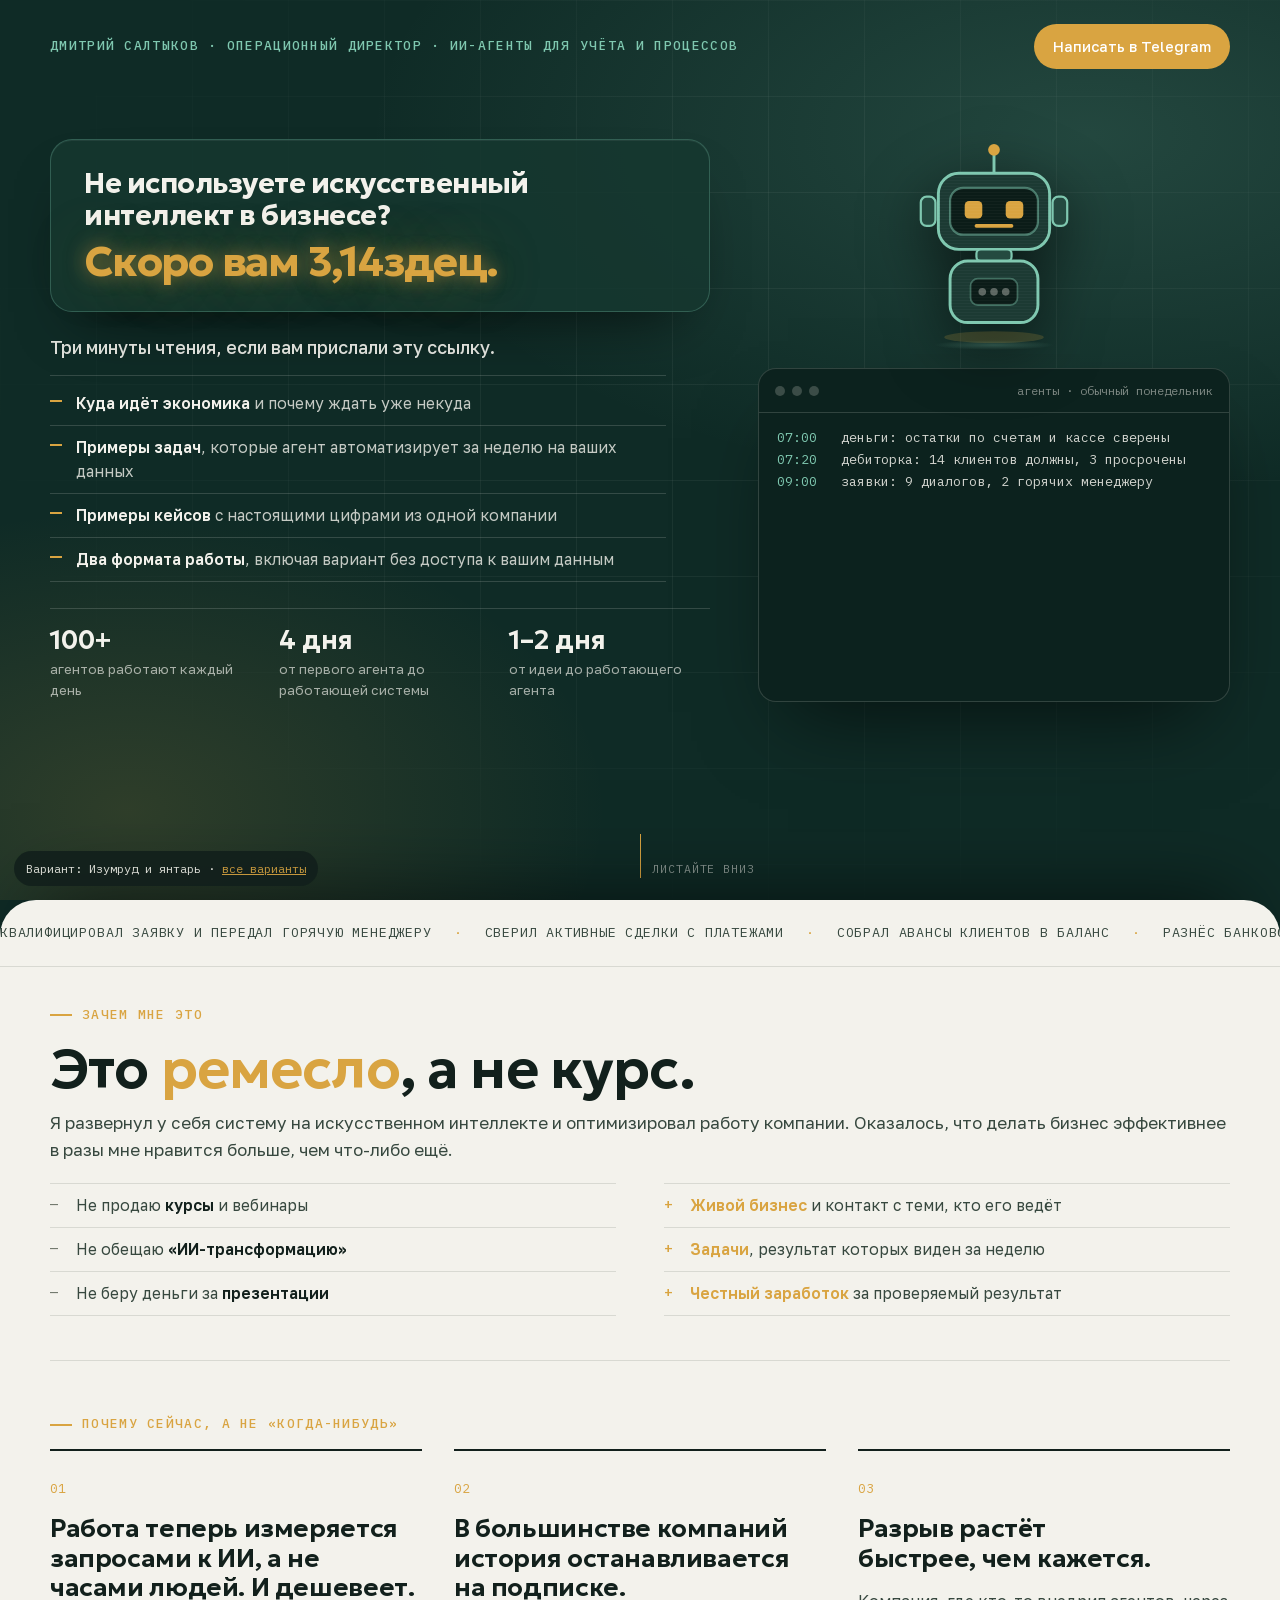
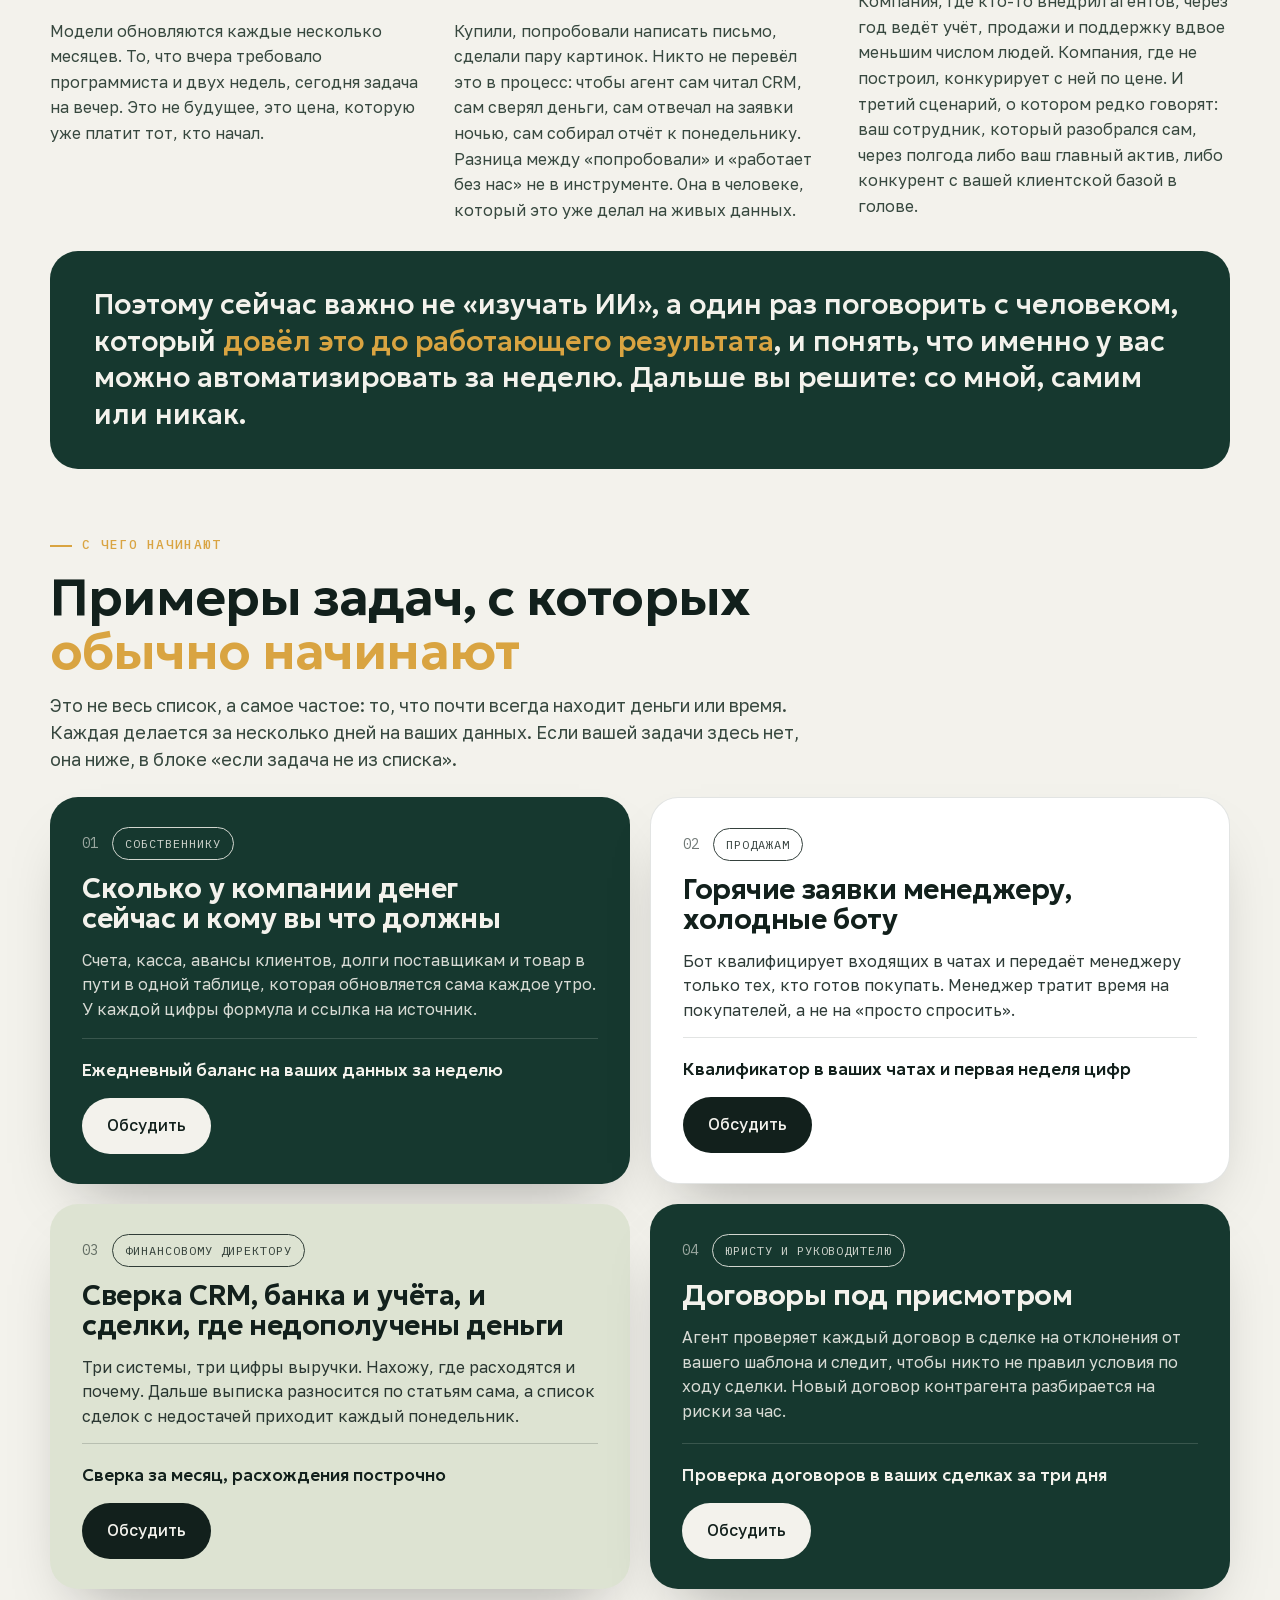
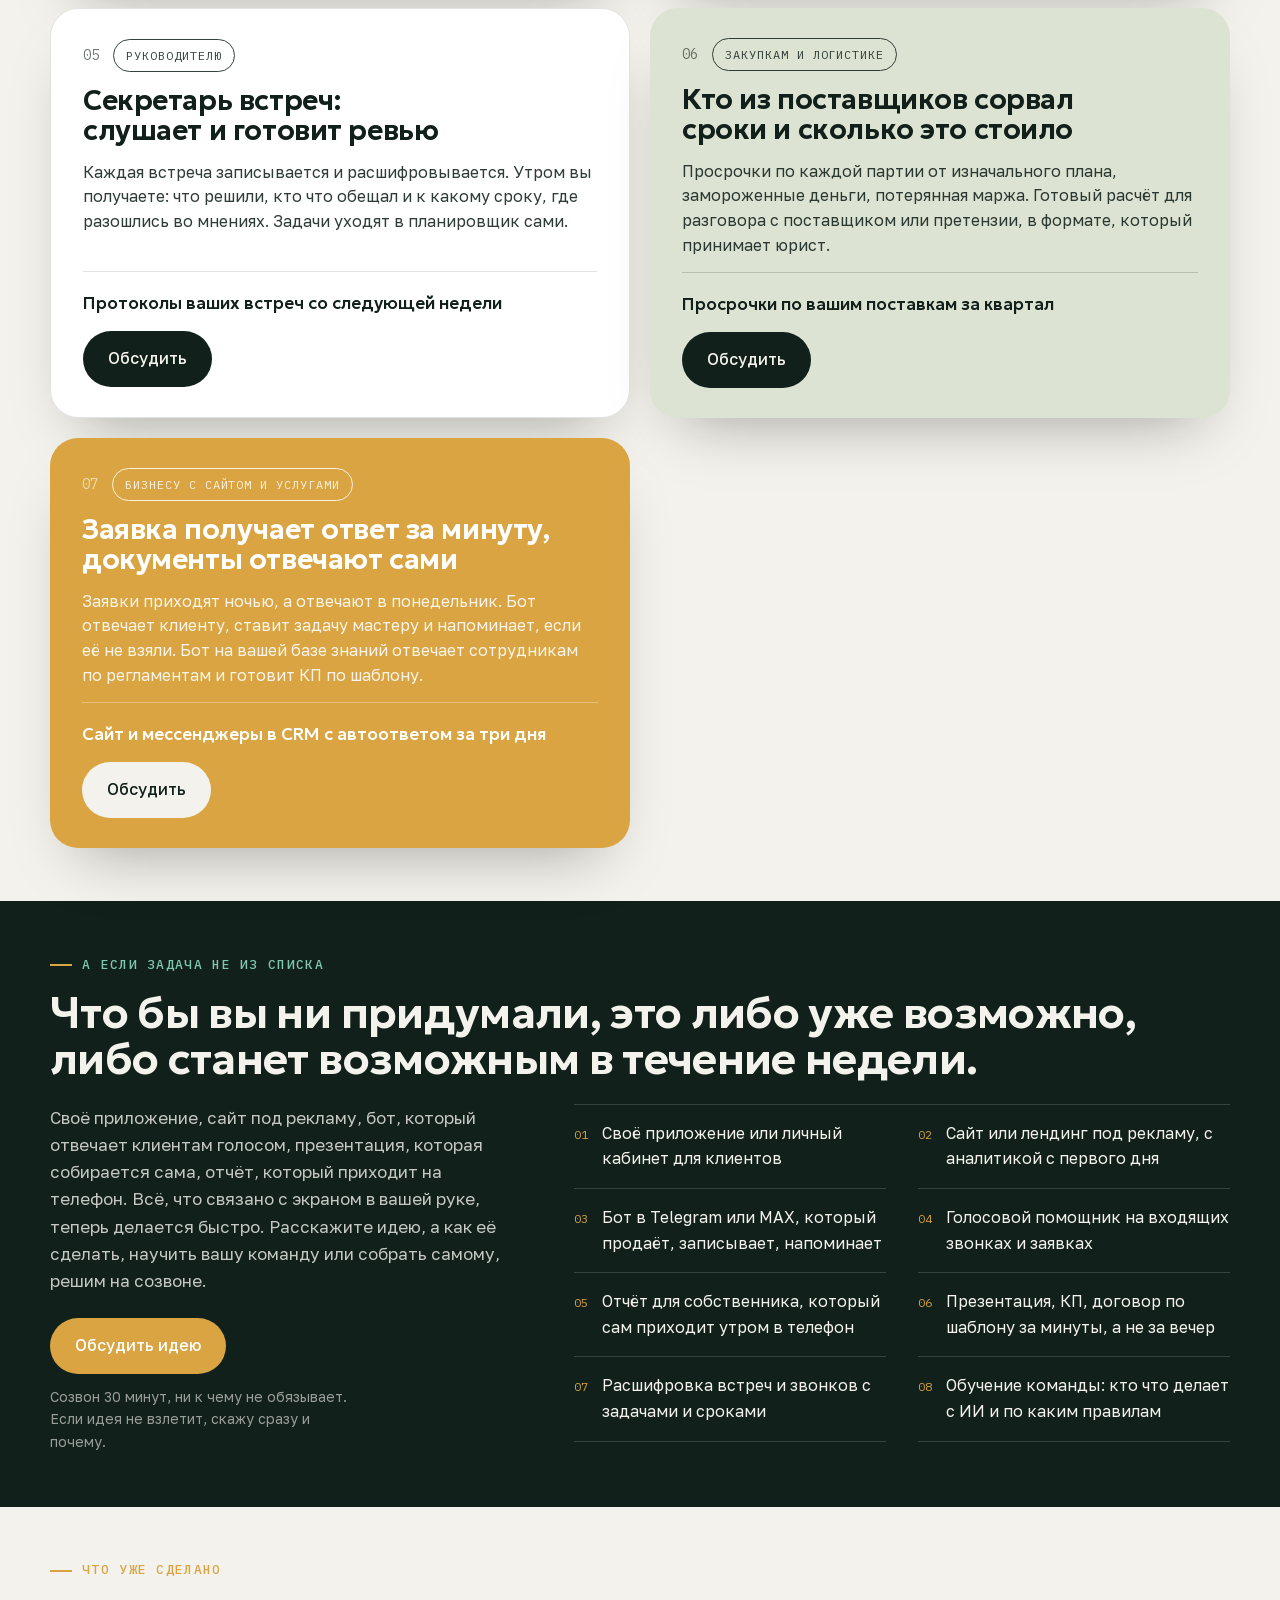
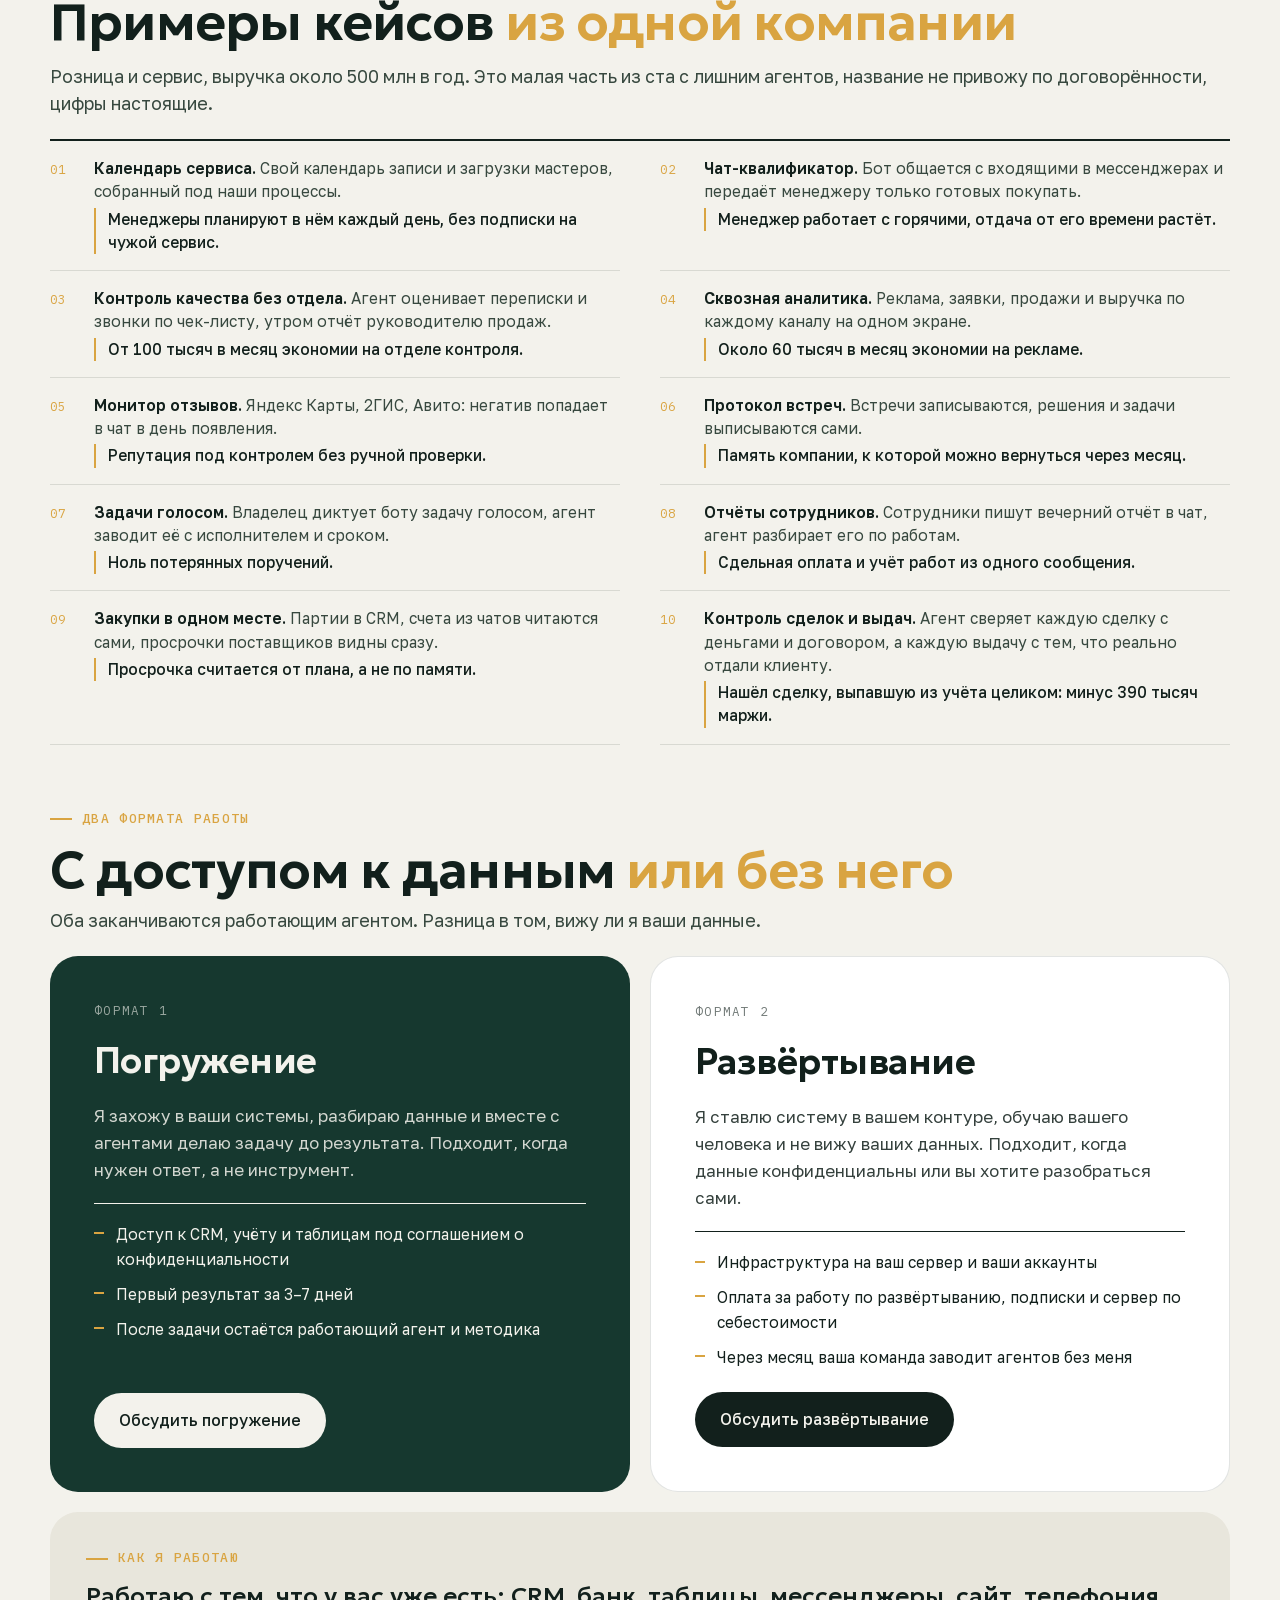
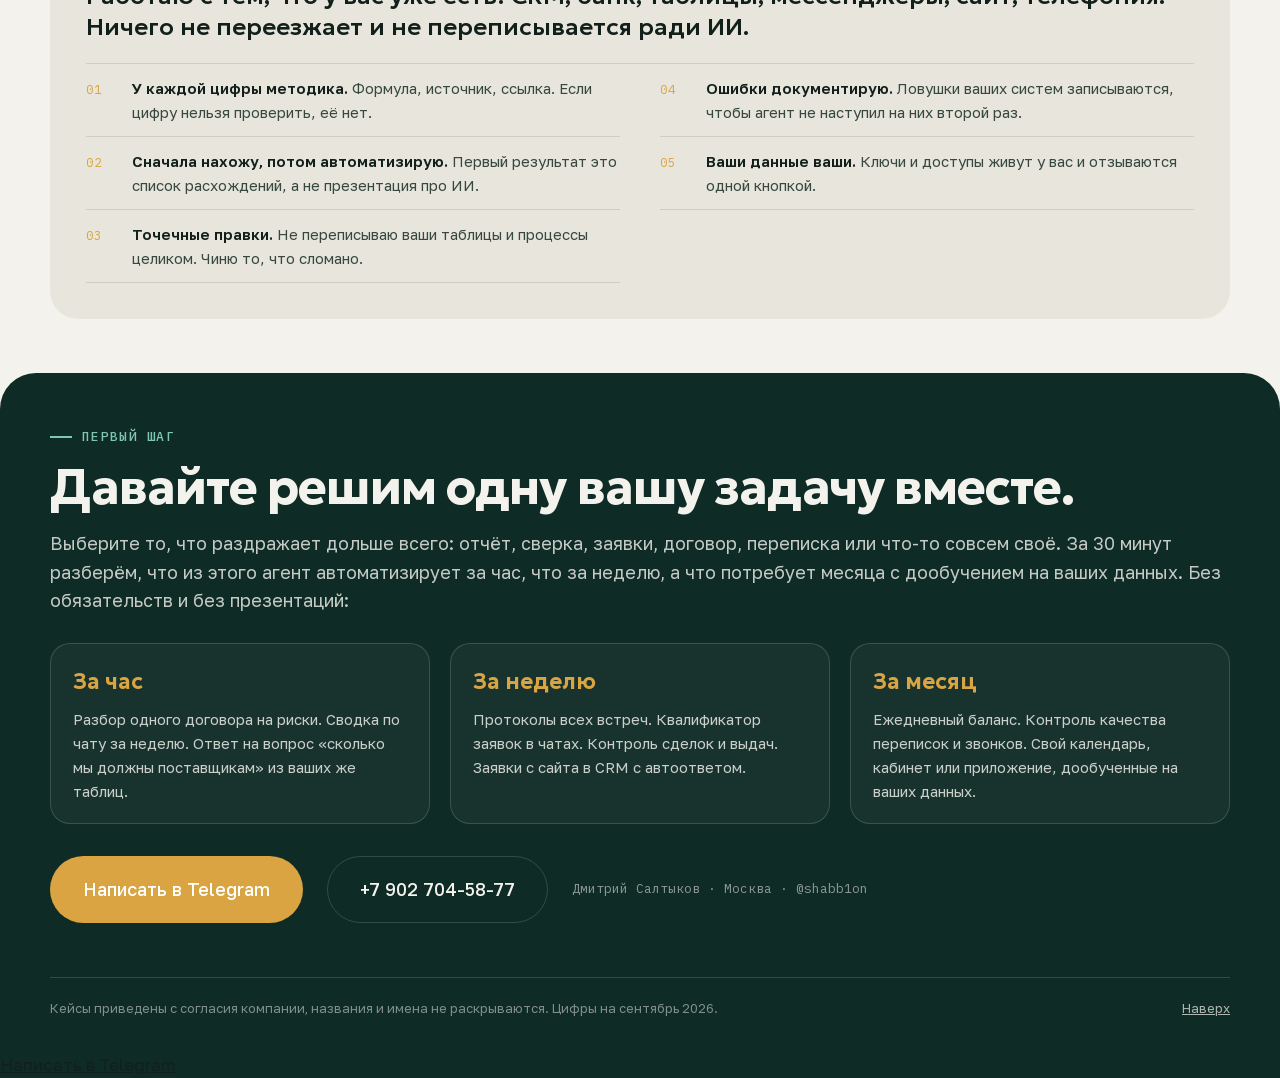
<file: v/izumrud/index.html>
<!DOCTYPE html>
<html lang="ru">
<head>
<meta charset="utf-8">
<meta name="viewport" content="width=device-width, initial-scale=1">
<title>Дмитрий Салтыков · вариант «Изумруд и янтарь»</title>
<meta name="description" content="Не используете искусственный интеллект в бизнесе? Скоро вам 3,14здец. Первый работающий агент на ваших данных за неделю. 100+ агентов в компании с выручкой 500 млн, примеры кейсов, два формата работы.">
<meta property="og:title" content="Не используете искусственный интеллект в бизнесе? Скоро вам 3,14здец.">
<meta property="og:description" content="Первый работающий агент на ваших данных за неделю. 100+ агентов в компании с выручкой 500 млн, примеры кейсов, два формата работы, включая вариант без доступа к данным.">
<meta property="og:image" content="https://saltykovd03-create.github.io/og.png">
<meta property="og:type" content="website">
<meta name="twitter:card" content="summary_large_image">
<link rel="icon" href="data:image/svg+xml,%3Csvg xmlns=%27http://www.w3.org/2000/svg%27 viewBox=%270 0 64 64%27%3E%3Crect width=%2764%27 height=%2764%27 rx=%2714%27 fill=%27%230B1424%27/%3E%3Ctext x=%2732%27 y=%2742%27 font-family=%27Arial%27 font-weight=%27700%27 font-size=%2730%27 fill=%27%23C4712F%27 text-anchor=%27middle%27%3E%D0%94%D0%A1%3C/text%3E%3C/svg%3E">
<link rel="stylesheet" href="../../fonts/fonts.css?v=1">
<link rel="stylesheet" href="../../style.css?v=30">
<link rel="stylesheet" href="theme.css?v=1">
</head>
<body>

<!-- Блок 1. Хедер -->
<header class="header" id="top">
  <div class="container header__in">
    <a href="#top" class="header__name">Дмитрий Салтыков</a>
    <nav class="header__nav" aria-label="Разделы">
      <a href="#why">Почему сейчас</a>
      <a href="#start">С чего начать</a>
      <a href="#any">Любая задача</a>
      <a href="#cases">Кейсы</a>
      <a href="#formats">Форматы</a>
    </nav>
    <a href="https://t.me/shabb1on" class="btn btn--sm btn--copper" target="_blank" rel="noopener">Написать в Telegram</a>
  </div>
</header>

<!-- Блок 2. Hero -->
<section class="hero" aria-label="Главный экран">
  <div class="hero__bg" aria-hidden="true"></div>
  <div class="container hero__top" data-hero-line>
    <p class="eyebrow eyebrow--light hero__eyebrow-d">Дмитрий Салтыков · операционный директор · ИИ-агенты для учёта и процессов</p>
    <span class="hero__name">Дмитрий Салтыков</span>
    <a href="https://t.me/shabb1on" class="btn btn--sm btn--copper" target="_blank" rel="noopener">Написать в Telegram</a>
  </div>
  <div class="container hero__grid">
    <div class="hero__text">
      <p class="eyebrow eyebrow--light hero__eyebrow-m" data-hero-line>Операционный директор · ИИ-агенты для бизнеса</p>
      <h1 class="hero__h1">
        <span class="line line--q" data-hero-line>Не используете искусственный интеллект в&nbsp;бизнесе?</span>
        <span class="line line--em" data-hero-line>Скоро вам 3,14здец.</span>
      </h1>
      <div class="hero__row" data-hero-line>
        <p class="hero__lead">Три минуты чтения, если вам прислали эту ссылку.</p>
        <div class="robot-wrap robot-wrap--m" aria-hidden="true"><div class="robot-stage"><svg class="robot" viewBox="0 0 120 140">
            <g class="robot__glow"><ellipse cx="60" cy="134" rx="34" ry="4"/></g>
            <line x1="60" y1="8" x2="60" y2="22" class="robot__line"/>
            <circle cx="60" cy="6" r="4" class="robot__ant"/>
            <rect x="22" y="22" width="76" height="52" rx="14" class="robot__head"/>
            <rect x="30" y="32" width="60" height="32" rx="9" class="robot__screen"/>
            <rect x="40" y="41" width="12" height="12" rx="3" class="robot__eye"/>
            <rect x="68" y="41" width="12" height="12" rx="3" class="robot__eye"/>
            <path d="M48 58h24" class="robot__mouth"/>
            <rect x="10" y="38" width="10" height="20" rx="4" class="robot__ear"/>
            <rect x="100" y="38" width="10" height="20" rx="4" class="robot__ear"/>
            <rect x="48" y="74" width="24" height="8" rx="3" class="robot__neck"/>
            <rect x="30" y="82" width="60" height="42" rx="12" class="robot__body"/>
            <rect x="44" y="94" width="32" height="18" rx="5" class="robot__panel"/>
            <circle cx="52" cy="103" r="2.6" class="robot__led led-a"/>
            <circle cx="60" cy="103" r="2.6" class="robot__led led-b"/>
            <circle cx="68" cy="103" r="2.6" class="robot__led led-c"/>
          </svg><div class="robot-scan"></div></div></div>
      </div>
      <ul class="hero__preview" data-hero-line>
        <li><b>Куда идёт экономика</b> и почему ждать уже некуда</li>
        <li><b>Примеры задач</b>, которые агент автоматизирует за неделю на ваших данных</li>
        <li><b>Примеры кейсов</b> с настоящими цифрами из одной компании</li>
        <li><b>Два формата работы</b>, включая вариант без доступа к вашим данным</li>
      </ul>
      <dl class="hero__facts" data-hero-line>
        <div><dt>100+</dt><dd>агентов работают каждый день</dd></div>
        <div><dt>4 дня</dt><dd>от первого агента до работающей системы</dd></div>
        <div><dt>1–2 дня</dt><dd>от идеи до работающего агента</dd></div>
      </dl>
    </div>

    <div class="hero__side">
      <!-- Блок 2.1. Робот: вращается вокруг оси, мерцает как старый телевизор -->
      <div class="robot-wrap robot-wrap--d" aria-hidden="true">
        <div class="robot-stage">
          <svg class="robot" viewBox="0 0 120 140">
            <g class="robot__glow"><ellipse cx="60" cy="134" rx="34" ry="4"/></g>
            <line x1="60" y1="8" x2="60" y2="22" class="robot__line"/>
            <circle cx="60" cy="6" r="4" class="robot__ant"/>
            <rect x="22" y="22" width="76" height="52" rx="14" class="robot__head"/>
            <rect x="30" y="32" width="60" height="32" rx="9" class="robot__screen"/>
            <rect x="40" y="41" width="12" height="12" rx="3" class="robot__eye"/>
            <rect x="68" y="41" width="12" height="12" rx="3" class="robot__eye"/>
            <path d="M48 58h24" class="robot__mouth"/>
            <rect x="10" y="38" width="10" height="20" rx="4" class="robot__ear"/>
            <rect x="100" y="38" width="10" height="20" rx="4" class="robot__ear"/>
            <rect x="48" y="74" width="24" height="8" rx="3" class="robot__neck"/>
            <rect x="30" y="82" width="60" height="42" rx="12" class="robot__body"/>
            <rect x="44" y="94" width="32" height="18" rx="5" class="robot__panel"/>
            <circle cx="52" cy="103" r="2.6" class="robot__led led-a"/>
            <circle cx="60" cy="103" r="2.6" class="robot__led led-b"/>
            <circle cx="68" cy="103" r="2.6" class="robot__led led-c"/>
          </svg>
          <div class="robot-scan"></div>
        </div>
        <div class="robot-base"></div>
      </div>

      <div class="log" aria-label="Что делают агенты в обычный день">
        <div class="log__bar"><span></span><span></span><span></span><em>агенты · обычный понедельник</em></div>
        <ol class="log__lines" id="log"></ol>
      </div>
    </div>
  </div>
  <div class="hero__scroll" aria-hidden="true"><span></span><em>листайте вниз</em></div>
</section>

<!-- Блок 3. Лист, наезжающий на hero -->
<main class="sheet">

  <!-- Блок 3.1. Бегущая строка -->
  <div class="marquee" aria-hidden="true">
    <div class="marquee__track">
      <span>квалифицировал заявку и передал горячую менеджеру</span><i>·</i>
      <span>сверил активные сделки с платежами</span><i>·</i>
      <span>собрал авансы клиентов в баланс</span><i>·</i>
      <span>разнёс банковскую выписку по статьям</span><i>·</i>
      <span>расшифровал звонок и оценил по чек-листу</span><i>·</i>
      <span>поставил задачу по пропущенному звонку</span><i>·</i>
      <span>проверил договор на отклонения от шаблона</span><i>·</i>
      <span>записал встречу и выписал решения</span><i>·</i>
      <span>квалифицировал заявку и передал горячую менеджеру</span><i>·</i>
      <span>сверил активные сделки с платежами</span><i>·</i>
      <span>собрал авансы клиентов в баланс</span><i>·</i>
      <span>разнёс банковскую выписку по статьям</span><i>·</i>
      <span>расшифровал звонок и оценил по чек-листу</span><i>·</i>
      <span>поставил задачу по пропущенному звонку</span><i>·</i>
      <span>проверил договор на отклонения от шаблона</span><i>·</i>
      <span>записал встречу и выписал решения</span><i>·</i>
    </div>
  </div>
  <!-- Блок 3.2. Зачем мне это -->
  <section class="section creed" id="creed">
    <div class="container">
      <div class="creed__head">
        <div>
          <p class="eyebrow" data-reveal>Зачем мне это</p>
          <h2 class="creed__h" data-reveal>Это <span class="em">ремесло</span>, а не курс.</h2>
        </div>
        <p class="creed__lead" data-reveal>Я развернул у себя систему на искусственном интеллекте и оптимизировал работу компании. Оказалось, что делать бизнес эффективнее в разы мне нравится больше, чем что-либо ещё.</p>
      </div>
      <div class="creed__cols">
        <ul class="creed__list creed__list--no" data-reveal>
          <li>Не продаю <b>курсы</b> и вебинары</li>
          <li>Не обещаю <b>«ИИ-трансформацию»</b></li>
          <li>Не беру деньги за <b>презентации</b></li>
        </ul>
        <ul class="creed__list creed__list--yes" data-reveal data-delay="0.1">
          <li><b>Живой бизнес</b> и контакт с теми, кто его ведёт</li>
          <li><b>Задачи</b>, результат которых виден за неделю</li>
          <li><b>Честный заработок</b> за проверяемый результат</li>
        </ul>
      </div>
    </div>
  </section>

  <!-- Блок 4. Почему сейчас -->
  <section class="section why" id="why">
    <div class="container">
      <p class="eyebrow" data-reveal>Почему сейчас, а не «когда-нибудь»</p>
      <div class="why__beats">
        <article class="beat" data-reveal>
          <span class="beat__n">01</span>
          <h2 class="beat__h">Работа теперь измеряется запросами к ИИ, а не часами людей. И дешевеет.</h2>
          <p>Модели обновляются каждые несколько месяцев. То, что вчера требовало программиста и двух недель, сегодня задача на вечер. Это не будущее, это цена, которую уже платит тот, кто начал.</p>
        </article>
        <article class="beat" data-reveal>
          <span class="beat__n">02</span>
          <h2 class="beat__h">В большинстве компаний история останавливается на подписке.</h2>
          <p>Купили, попробовали написать письмо, сделали пару картинок. Никто не перевёл это в процесс: чтобы агент сам читал CRM, сам сверял деньги, сам отвечал на заявки ночью, сам собирал отчёт к понедельнику. Разница между «попробовали» и «работает без нас» не в инструменте. Она в человеке, который это уже делал на живых данных.</p>
        </article>
        <article class="beat" data-reveal>
          <span class="beat__n">03</span>
          <h2 class="beat__h">Разрыв растёт быстрее, чем кажется.</h2>
          <p>Компания, где кто-то внедрил агентов, через год ведёт учёт, продажи и поддержку вдвое меньшим числом людей. Компания, где не построил, конкурирует с ней по цене. И третий сценарий, о котором редко говорят: ваш сотрудник, который разобрался сам, через полгода либо ваш главный актив, либо конкурент с вашей клиентской базой в голове.</p>
        </article>
      </div>
      <div class="why__out" data-reveal><p>Поэтому сейчас важно не «изучать ИИ», а один раз поговорить с человеком, который <span class="em">довёл это до работающего результата</span>, и понять, что именно у вас можно автоматизировать за неделю. Дальше вы решите: со мной, самим или никак.</p></div>
    </div>
  </section>

  <!-- Блок 5. С чего начинают: стопка из семи карточек -->
  <section class="section start" id="start">
    <div class="container start__head">
      <p class="eyebrow" data-reveal>С чего начинают</p>
      <h2 class="h2" data-reveal>Примеры задач, с которых <span class="em">обычно начинают</span></h2>
      <p class="lead" data-reveal data-delay="0.1">Это не весь список, а самое частое: то, что почти всегда находит деньги или время. Каждая делается за несколько дней на ваших данных. Если вашей задачи здесь нет, она ниже, в блоке «если задача не из списка».</p>
    </div>

    <div class="container stack">

      <article class="card card--navy" data-stack-card>
        <div class="card__veil" data-stack-veil aria-hidden="true"></div>
        <div class="card__in">
          <div class="card__meta"><span class="card__n">01</span><span class="chip">Собственнику</span></div>
          <h3 class="card__h">Сколько у компании денег сейчас и кому вы что должны</h3>
          <p class="card__lead">Счета, касса, авансы клиентов, долги поставщикам и товар в пути в одной таблице, которая обновляется сама каждое утро. У каждой цифры формула и ссылка на источник.</p>
          <div class="card__foot">
            <span class="card__cta">Ежедневный баланс на ваших данных за неделю</span>
            <a href="https://t.me/shabb1on?text=Хочу%20ежедневный%20баланс" class="btn btn--paper" target="_blank" rel="noopener">Обсудить</a>
          </div>
        </div>
      </article>

      <article class="card card--paper" data-stack-card>
        <div class="card__veil" data-stack-veil aria-hidden="true"></div>
        <div class="card__in">
          <div class="card__meta"><span class="card__n">02</span><span class="chip">Продажам</span></div>
          <h3 class="card__h">Горячие заявки менеджеру, холодные боту</h3>
          <p class="card__lead">Бот квалифицирует входящих в чатах и передаёт менеджеру только тех, кто готов покупать. Менеджер тратит время на покупателей, а не на «просто спросить».</p>
          <div class="card__foot">
            <span class="card__cta">Квалификатор в ваших чатах и первая неделя цифр</span>
            <a href="https://t.me/shabb1on?text=Хочу%20квалификатор%20заявок" class="btn btn--ink" target="_blank" rel="noopener">Обсудить</a>
          </div>
        </div>
      </article>

      <article class="card card--sand" data-stack-card>
        <div class="card__veil" data-stack-veil aria-hidden="true"></div>
        <div class="card__in">
          <div class="card__meta"><span class="card__n">03</span><span class="chip">Финансовому директору</span></div>
          <h3 class="card__h">Сверка CRM, банка и учёта, и сделки, где недополучены деньги</h3>
          <p class="card__lead">Три системы, три цифры выручки. Нахожу, где расходятся и почему. Дальше выписка разносится по статьям сама, а список сделок с недостачей приходит каждый понедельник.</p>
          <div class="card__foot">
            <span class="card__cta">Сверка за месяц, расхождения построчно</span>
            <a href="https://t.me/shabb1on?text=Хочу%20сверку%20учёта" class="btn btn--ink" target="_blank" rel="noopener">Обсудить</a>
          </div>
        </div>
      </article>

      <article class="card card--navy" data-stack-card>
        <div class="card__veil" data-stack-veil aria-hidden="true"></div>
        <div class="card__in">
          <div class="card__meta"><span class="card__n">04</span><span class="chip">Юристу и руководителю</span></div>
          <h3 class="card__h">Договоры под присмотром</h3>
          <p class="card__lead">Агент проверяет каждый договор в сделке на отклонения от вашего шаблона и следит, чтобы никто не правил условия по ходу сделки. Новый договор контрагента разбирается на риски за час.</p>
          <div class="card__foot">
            <span class="card__cta">Проверка договоров в ваших сделках за три дня</span>
            <a href="https://t.me/shabb1on?text=Хочу%20проверку%20договоров" class="btn btn--paper" target="_blank" rel="noopener">Обсудить</a>
          </div>
        </div>
      </article>

      <article class="card card--paper" data-stack-card>
        <div class="card__veil" data-stack-veil aria-hidden="true"></div>
        <div class="card__in">
          <div class="card__meta"><span class="card__n">05</span><span class="chip">Руководителю</span></div>
          <h3 class="card__h">Секретарь встреч: слушает и готовит ревью</h3>
          <p class="card__lead">Каждая встреча записывается и расшифровывается. Утром вы получаете: что решили, кто что обещал и к какому сроку, где разошлись во мнениях. Задачи уходят в планировщик сами.</p>
          <div class="card__foot">
            <span class="card__cta">Протоколы ваших встреч со следующей недели</span>
            <a href="https://t.me/shabb1on?text=Хочу%20протоколы%20встреч" class="btn btn--ink" target="_blank" rel="noopener">Обсудить</a>
          </div>
        </div>
      </article>

      <article class="card card--sand" data-stack-card>
        <div class="card__veil" data-stack-veil aria-hidden="true"></div>
        <div class="card__in">
          <div class="card__meta"><span class="card__n">06</span><span class="chip">Закупкам и логистике</span></div>
          <h3 class="card__h">Кто из поставщиков сорвал сроки и сколько это стоило</h3>
          <p class="card__lead">Просрочки по каждой партии от изначального плана, замороженные деньги, потерянная маржа. Готовый расчёт для разговора с поставщиком или претензии, в формате, который принимает юрист.</p>
          <div class="card__foot">
            <span class="card__cta">Просрочки по вашим поставкам за квартал</span>
            <a href="https://t.me/shabb1on?text=Хочу%20расчёт%20просрочек" class="btn btn--ink" target="_blank" rel="noopener">Обсудить</a>
          </div>
        </div>
      </article>

      <article class="card card--copper" data-stack-card>
        <div class="card__veil" data-stack-veil aria-hidden="true"></div>
        <div class="card__in">
          <div class="card__meta"><span class="card__n">07</span><span class="chip">Бизнесу с сайтом и услугами</span></div>
          <h3 class="card__h">Заявка получает ответ за минуту, документы отвечают сами</h3>
          <p class="card__lead">Заявки приходят ночью, а отвечают в понедельник. Бот отвечает клиенту, ставит задачу мастеру и напоминает, если её не взяли. Бот на вашей базе знаний отвечает сотрудникам по регламентам и готовит КП по шаблону.</p>
          <div class="card__foot">
            <span class="card__cta">Сайт и мессенджеры в CRM с автоответом за три дня</span>
            <a href="https://t.me/shabb1on?text=Хочу%20заявки%20с%20сайта%20в%20CRM" class="btn btn--paper" target="_blank" rel="noopener">Обсудить</a>
          </div>
        </div>
      </article>

    </div>
  </section>

  <!-- Блок 6. Возможно всё -->
  <section class="section any" id="any">
    <div class="container">
      <p class="eyebrow" data-reveal>А если задача не из списка</p>
      <h2 class="any__h" data-reveal>Что бы вы ни придумали, это либо уже возможно, либо станет возможным в течение недели.</h2>
      <div class="any__grid">
        <div>
          <p class="any__p" data-reveal>Своё приложение, сайт под рекламу, бот, который отвечает клиентам голосом, презентация, которая собирается сама, отчёт, который приходит на телефон. Всё, что связано с экраном в вашей руке, теперь делается быстро. Расскажите идею, а как её сделать, научить вашу команду или собрать самому, решим на созвоне.</p>
          <div class="any__cta" data-reveal>
            <a href="https://t.me/shabb1on?text=Есть%20идея%2C%20хочу%20обсудить" class="btn btn--copper" target="_blank" rel="noopener">Обсудить идею</a>
            <small>Созвон 30 минут, ни к чему не обязывает. Если идея не взлетит, скажу сразу и почему.</small>
          </div>
        </div>
        <ul class="any__list" data-reveal>
          <li><span>01</span>Своё приложение или личный кабинет для клиентов</li>
          <li><span>02</span>Сайт или лендинг под рекламу, с аналитикой с первого дня</li>
          <li><span>03</span>Бот в Telegram или MAX, который продаёт, записывает, напоминает</li>
          <li><span>04</span>Голосовой помощник на входящих звонках и заявках</li>
          <li><span>05</span>Отчёт для собственника, который сам приходит утром в телефон</li>
          <li><span>06</span>Презентация, КП, договор по шаблону за минуты, а не за вечер</li>
          <li><span>07</span>Расшифровка встреч и звонков с задачами и сроками</li>
          <li><span>08</span>Обучение команды: кто что делает с ИИ и по каким правилам</li>
        </ul>
      </div>
    </div>
  </section>

  <!-- Блок 7. Кейсы: пятнадцать коротких -->
  <section class="section cases" id="cases">
    <div class="container">
      <div class="cases__head">
        <p class="eyebrow" data-reveal>Что уже сделано</p>
        <h2 class="h2" data-reveal>Примеры кейсов <span class="em">из одной компании</span></h2>
        <p class="lead lead--wide" data-reveal data-delay="0.1">Розница и сервис, выручка около 500 млн в год. Это малая часть из ста с лишним агентов, название не привожу по договорённости, цифры настоящие.</p>
      </div>

      <ol class="ledger" data-reveal>
        <li><b>Календарь сервиса.</b> Свой календарь записи и загрузки мастеров, собранный под наши процессы. <em>Менеджеры планируют в нём каждый день, без подписки на чужой сервис.</em></li>
        <li><b>Чат-квалификатор.</b> Бот общается с входящими в мессенджерах и передаёт менеджеру только готовых покупать. <em>Менеджер работает с горячими, отдача от его времени растёт.</em></li>
        <li><b>Контроль качества без отдела.</b> Агент оценивает переписки и звонки по чек-листу, утром отчёт руководителю продаж. <em>От 100 тысяч в месяц экономии на отделе контроля.</em></li>
        <li><b>Сквозная аналитика.</b> Реклама, заявки, продажи и выручка по каждому каналу на одном экране. <em>Около 60 тысяч в месяц экономии на рекламе.</em></li>
        <li><b>Монитор отзывов.</b> Яндекс Карты, 2ГИС, Авито: негатив попадает в чат в день появления. <em>Репутация под контролем без ручной проверки.</em></li>
        <li><b>Протокол встреч.</b> Встречи записываются, решения и задачи выписываются сами. <em>Память компании, к которой можно вернуться через месяц.</em></li>
        <li><b>Задачи голосом.</b> Владелец диктует боту задачу голосом, агент заводит её с исполнителем и сроком. <em>Ноль потерянных поручений.</em></li>
        <li><b>Отчёты сотрудников.</b> Сотрудники пишут вечерний отчёт в чат, агент разбирает его по работам. <em>Сдельная оплата и учёт работ из одного сообщения.</em></li>
        <li><b>Закупки в одном месте.</b> Партии в CRM, счета из чатов читаются сами, просрочки поставщиков видны сразу. <em>Просрочка считается от плана, а не по памяти.</em></li>
        <li><b>Контроль сделок и выдач.</b> Агент сверяет каждую сделку с деньгами и договором, а каждую выдачу с тем, что реально отдали клиенту. <em>Нашёл сделку, выпавшую из учёта целиком: минус 390 тысяч маржи.</em></li>
      </ol>
    </div>
  </section>

  <!-- Блок 8. Два формата работы -->
  <section class="section formats" id="formats">
    <div class="container">
      <p class="eyebrow" data-reveal>Два формата работы</p>
      <h2 class="h2" data-reveal>С доступом к данным <span class="em">или без него</span></h2>
      <p class="lead formats__lead" data-reveal>Оба заканчиваются работающим агентом. Разница в том, вижу ли я ваши данные.</p>

      <div class="formats__grid">
        <article class="fmt fmt--ink" data-reveal>
          <span class="fmt__n">Формат 1</span>
          <h3>Погружение</h3>
          <p>Я захожу в ваши системы, разбираю данные и вместе с агентами делаю задачу до результата. Подходит, когда нужен ответ, а не инструмент.</p>
          <ul>
            <li>Доступ к CRM, учёту и таблицам под соглашением о конфиденциальности</li>
            <li>Первый результат за 3–7 дней</li>
            <li>После задачи остаётся работающий агент и методика</li>
          </ul>
          <a href="https://t.me/shabb1on?text=Интересует%20формат%20с%20погружением" class="btn btn--paper fmt__btn" target="_blank" rel="noopener">Обсудить погружение</a>
        </article>
        <article class="fmt fmt--paper" data-reveal data-delay="0.1">
          <span class="fmt__n">Формат 2</span>
          <h3>Развёртывание</h3>
          <p>Я ставлю систему в вашем контуре, обучаю вашего человека и не вижу ваших данных. Подходит, когда данные конфиденциальны или вы хотите разобраться сами.</p>
          <ul>
            <li>Инфраструктура на ваш сервер и ваши аккаунты</li>
            <li>Оплата за работу по развёртыванию, подписки и сервер по себестоимости</li>
            <li>Через месяц ваша команда заводит агентов без меня</li>
          </ul>
          <a href="https://t.me/shabb1on?text=Интересует%20развёртывание%20без%20доступа%20к%20данным" class="btn btn--ink fmt__btn" target="_blank" rel="noopener">Обсудить развёртывание</a>
        </article>
      </div>

      <div class="principles-plate" data-reveal>
        <div>
          <p class="eyebrow">Как я работаю</p>
          <p class="principles-plate__p">Работаю с тем, что у вас уже есть: CRM, банк, таблицы, мессенджеры, сайт, телефония. Ничего не переезжает и не переписывается ради ИИ.</p>
        </div>
        <ol class="principles">
          <li><span><b>У каждой цифры методика.</b> Формула, источник, ссылка. Если цифру нельзя проверить, её нет.</span></li>
          <li><span><b>Сначала нахожу, потом автоматизирую.</b> Первый результат это список расхождений, а не презентация про ИИ.</span></li>
          <li><span><b>Точечные правки.</b> Не переписываю ваши таблицы и процессы целиком. Чиню то, что сломано.</span></li>
          <li><span><b>Ошибки документирую.</b> Ловушки ваших систем записываются, чтобы агент не наступил на них второй раз.</span></li>
          <li><span><b>Ваши данные ваши.</b> Ключи и доступы живут у вас и отзываются одной кнопкой.</span></li>
        </ol>
      </div>
    </div>
  </section>

  <!-- Блок 9. Контакт -->
  <section class="section contact" id="contact">
    <div class="container">
      <p class="eyebrow eyebrow--light" data-reveal>Первый шаг</p>
      <h2 class="contact__h" data-reveal>Давайте решим одну вашу задачу вместе.</h2>
      <p class="contact__p" data-reveal>Выберите то, что раздражает дольше всего: отчёт, сверка, заявки, договор, переписка или что-то совсем своё. За 30 минут разберём, что из этого агент автоматизирует за час, что за неделю, а что потребует месяца с дообучением на ваших данных. Без обязательств и без презентаций:</p>
      <div class="horizon" data-reveal>
        <div class="horizon__cell">
          <span class="horizon__t">За час</span>
          <p>Разбор одного договора на риски. Сводка по чату за неделю. Ответ на вопрос «сколько мы должны поставщикам» из ваших же таблиц.</p>
        </div>
        <div class="horizon__cell">
          <span class="horizon__t">За неделю</span>
          <p>Протоколы всех встреч. Квалификатор заявок в чатах. Контроль сделок и выдач. Заявки с сайта в CRM с автоответом.</p>
        </div>
        <div class="horizon__cell">
          <span class="horizon__t">За месяц</span>
          <p>Ежедневный баланс. Контроль качества переписок и звонков. Свой календарь, кабинет или приложение, дообученные на ваших данных.</p>
        </div>
      </div>
      <div class="contact__btns" data-reveal>
        <a href="https://t.me/shabb1on?text=Хочу%20решить%20одну%20задачу" class="btn btn--copper btn--lg" target="_blank" rel="noopener">Написать в Telegram</a>
        <a href="tel:+79027045877" class="btn btn--ghost btn--lg">+7 902 704-58-77</a>
        <span class="contact__small">Дмитрий Салтыков · Москва · @shabb1on</span>
      </div>
    </div>
  </section>

</main>

<div class="variant-tag">Вариант: Изумруд и янтарь · <a href="../">все варианты</a></div>
<!-- Блок 10. Футер -->
<footer class="footer">
  <div class="container footer__in">
    <span>Кейсы приведены с согласия компании, названия и имена не раскрываются. Цифры на сентябрь 2026.</span>
    <a href="#top">Наверх</a>
  </div>
</footer>

<!-- Sticky CTA на мобильных -->
<a href="https://t.me/shabb1on" class="sticky-cta" target="_blank" rel="noopener">Написать в Telegram</a>

<script src="../../js/gsap.min.js"></script>
<script src="../../js/ScrollTrigger.min.js"></script>
<script src="../../script.js?v=8"></script>
</body>
</html>
</file>
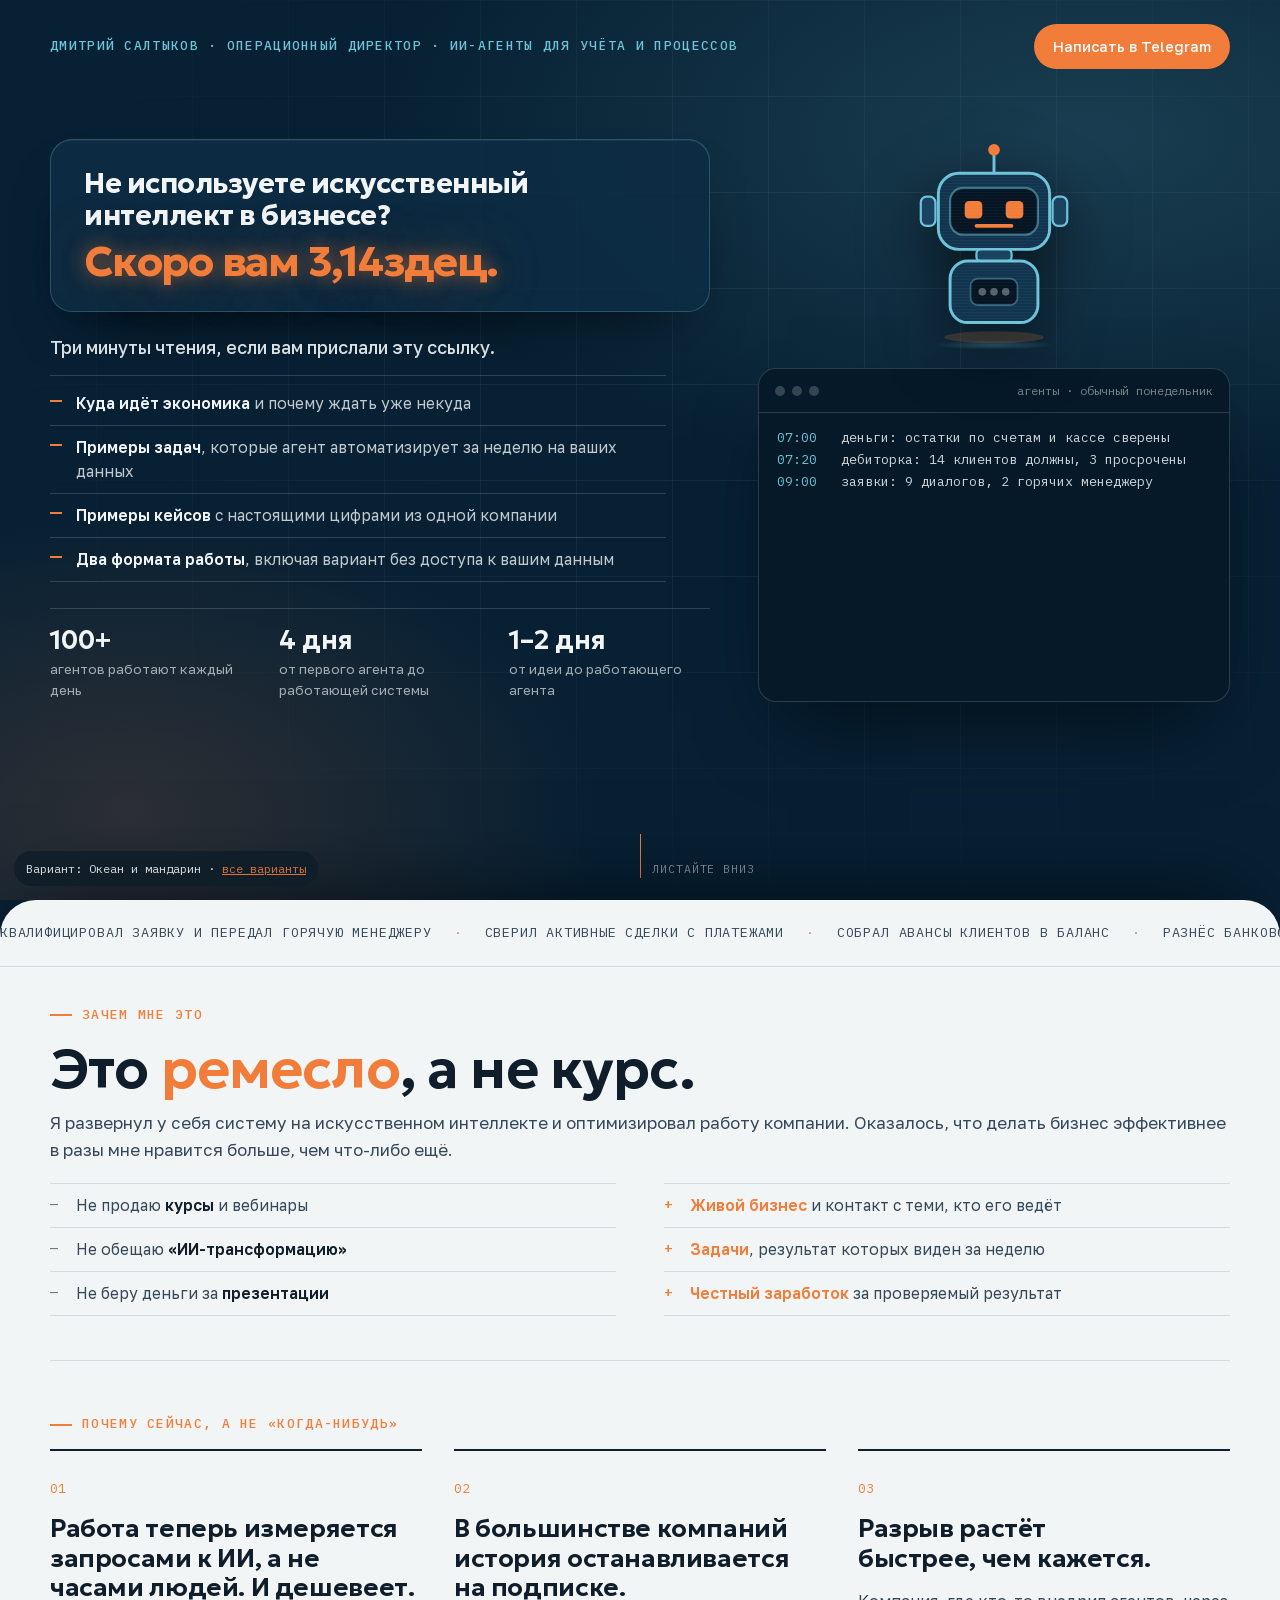
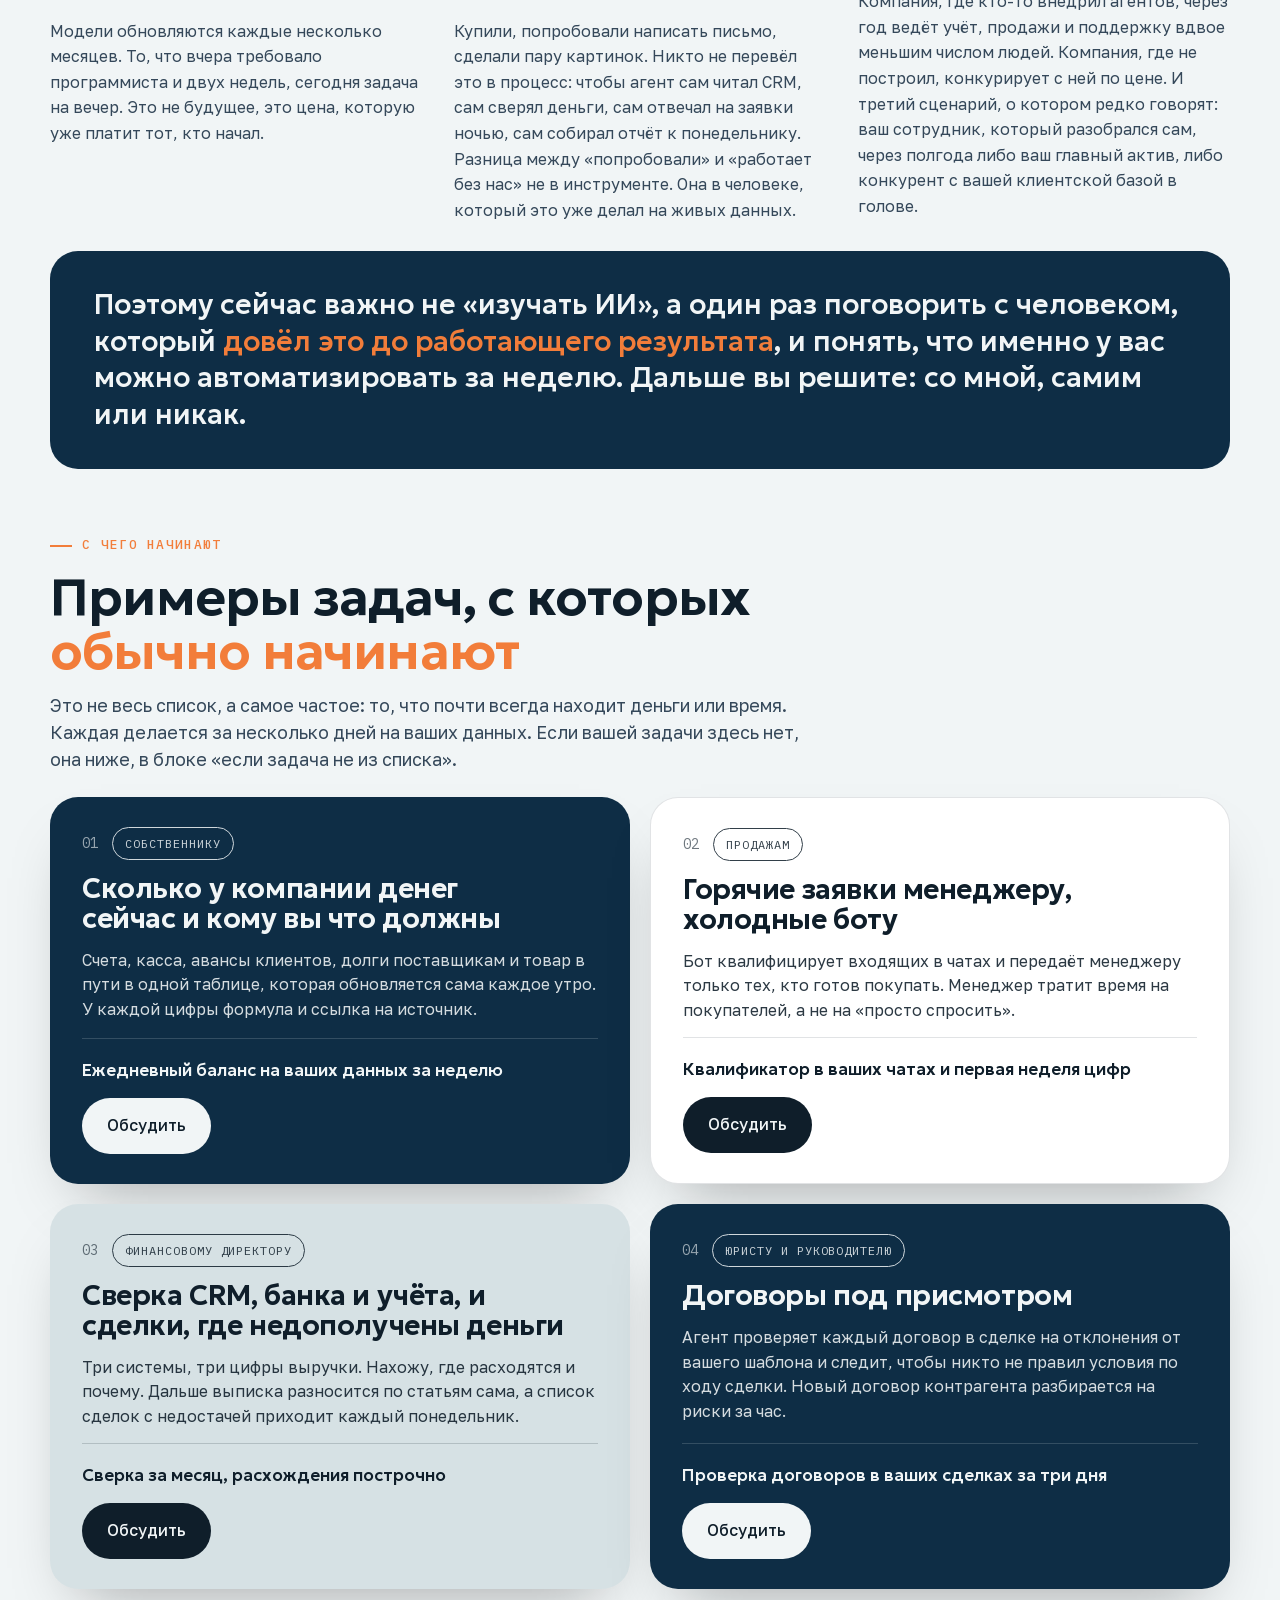
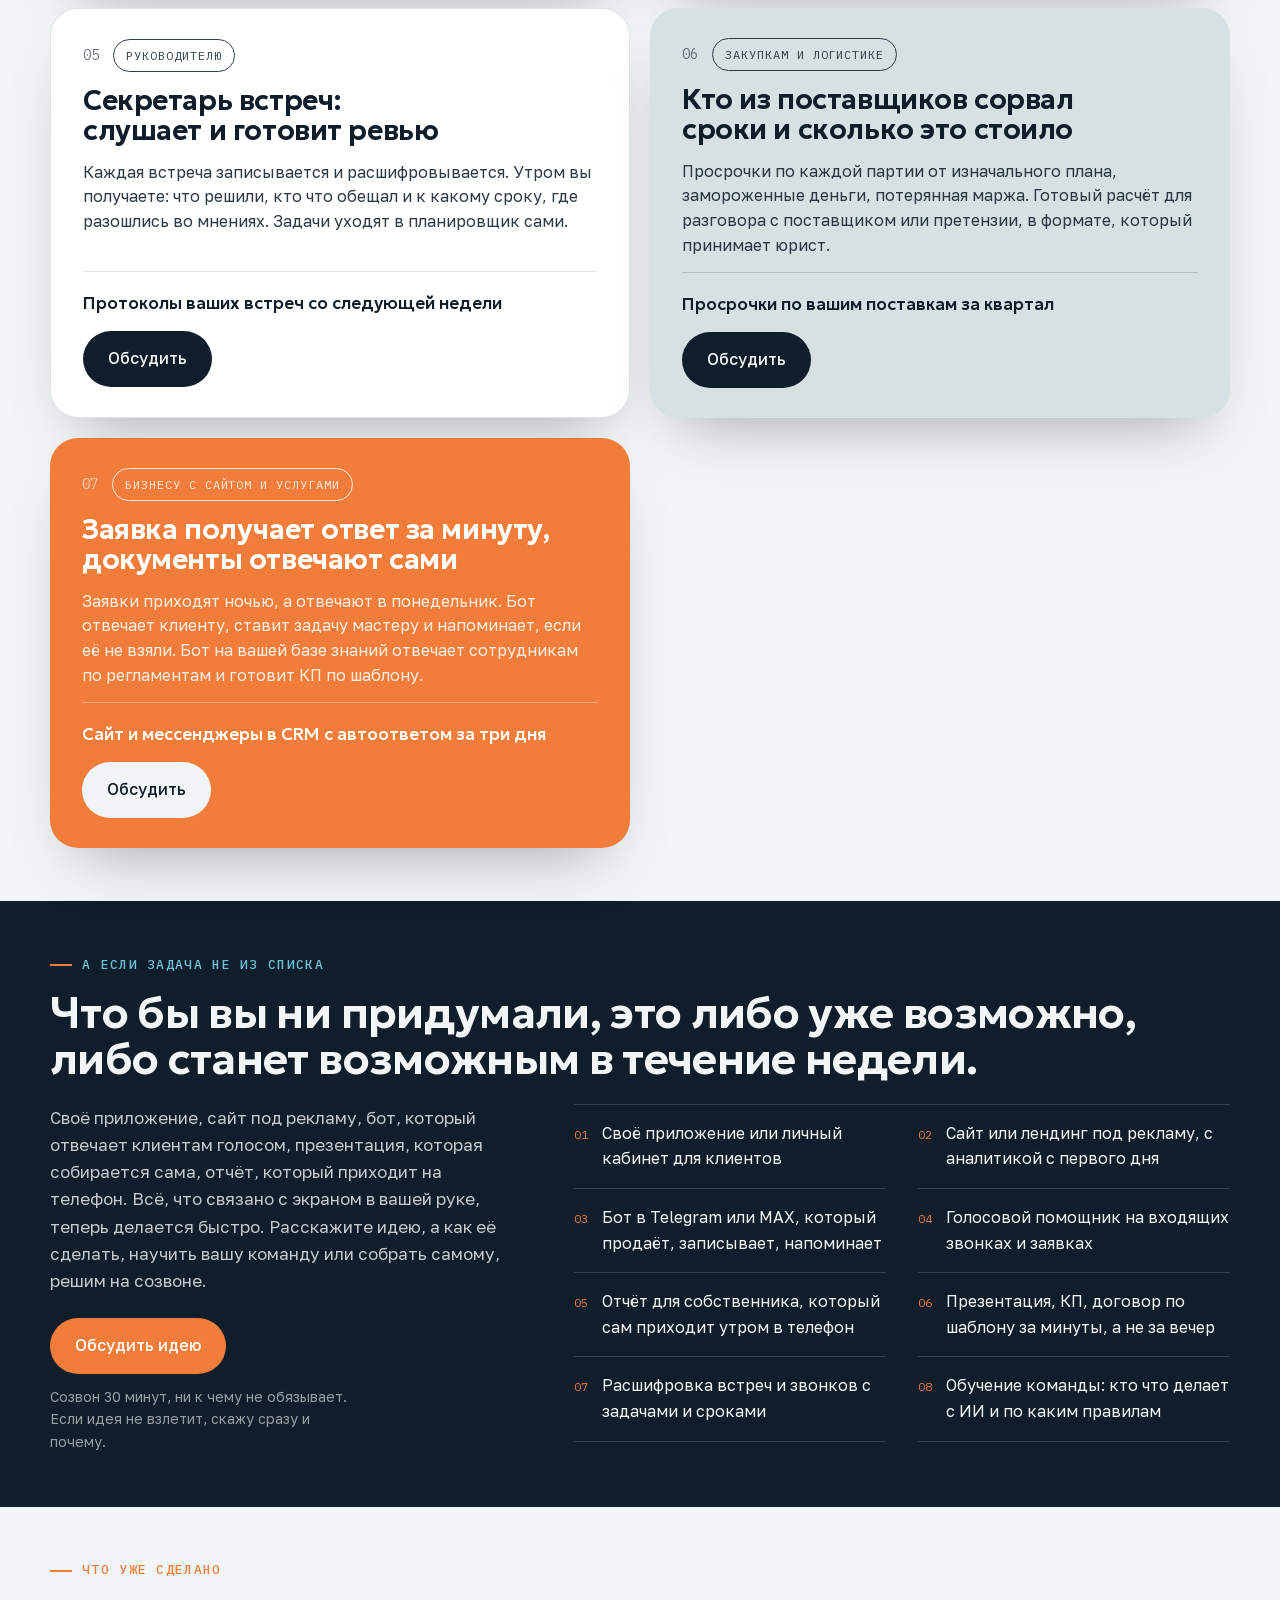
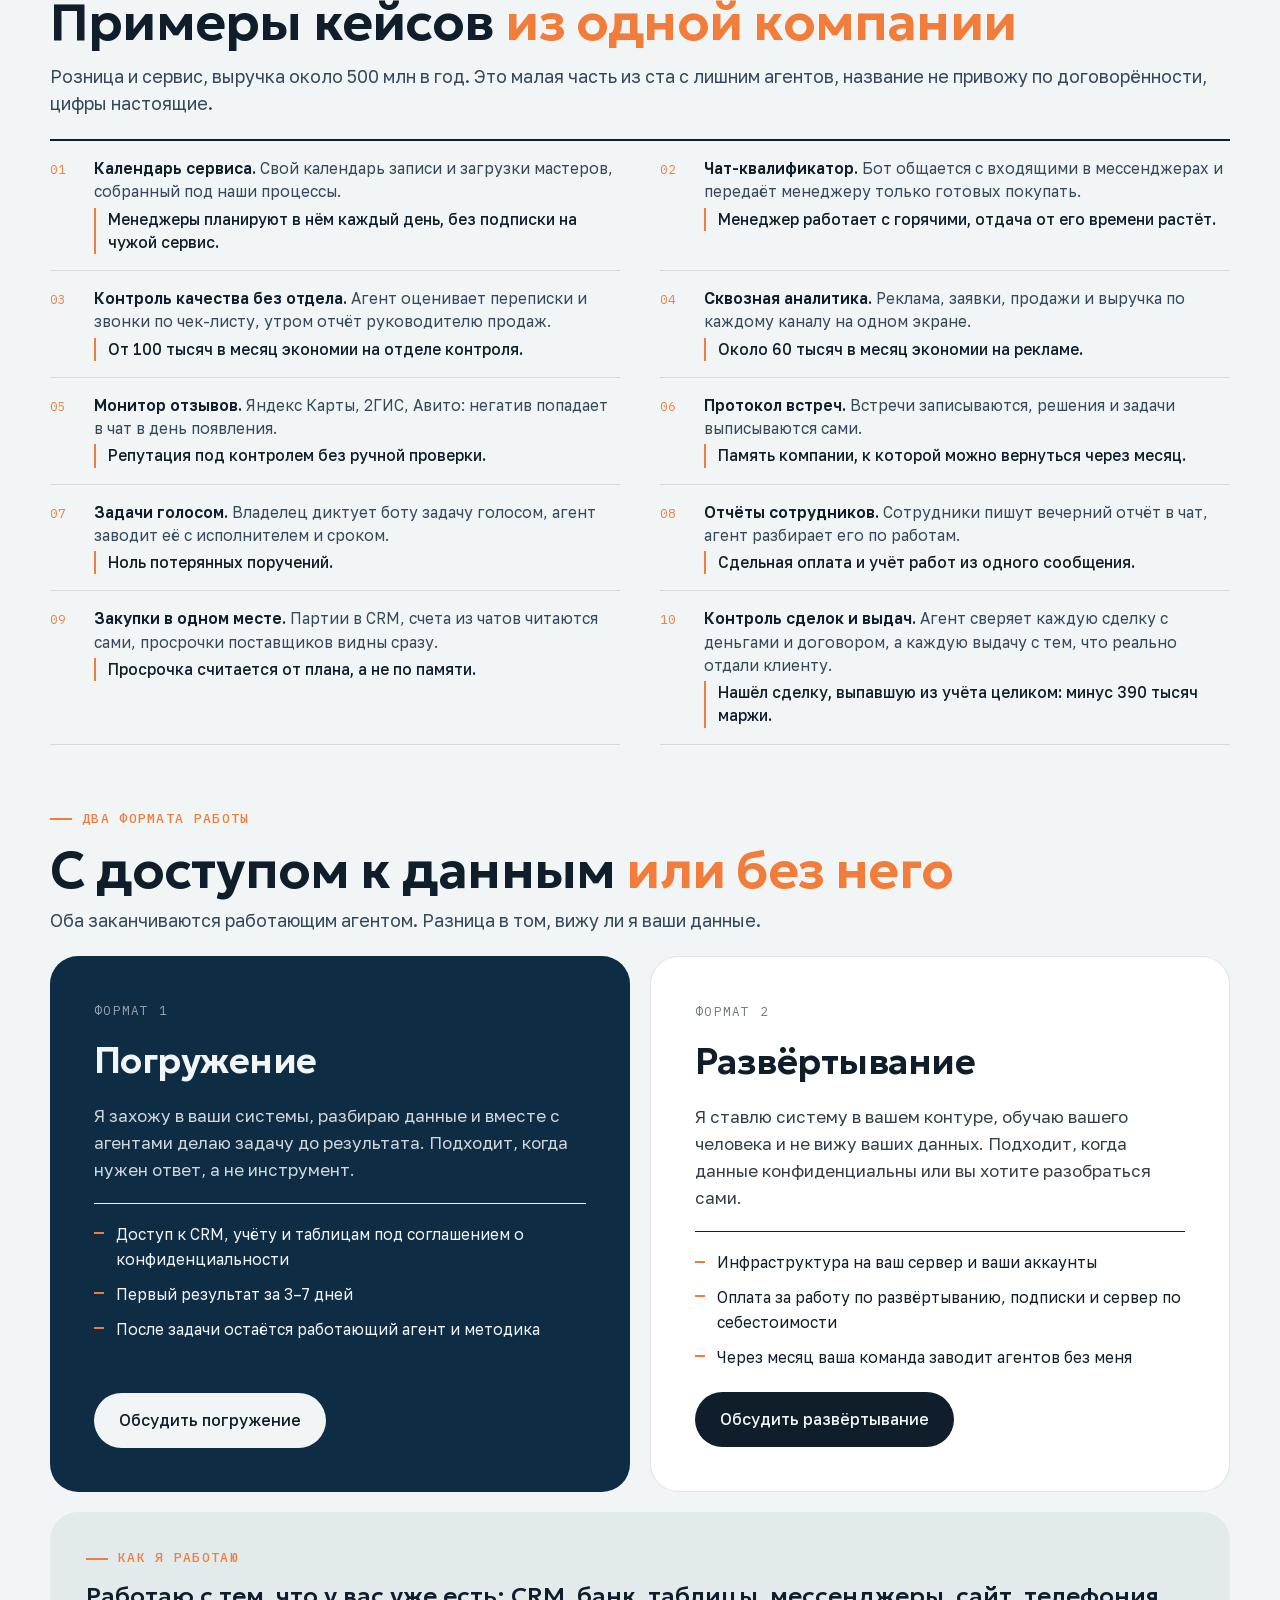
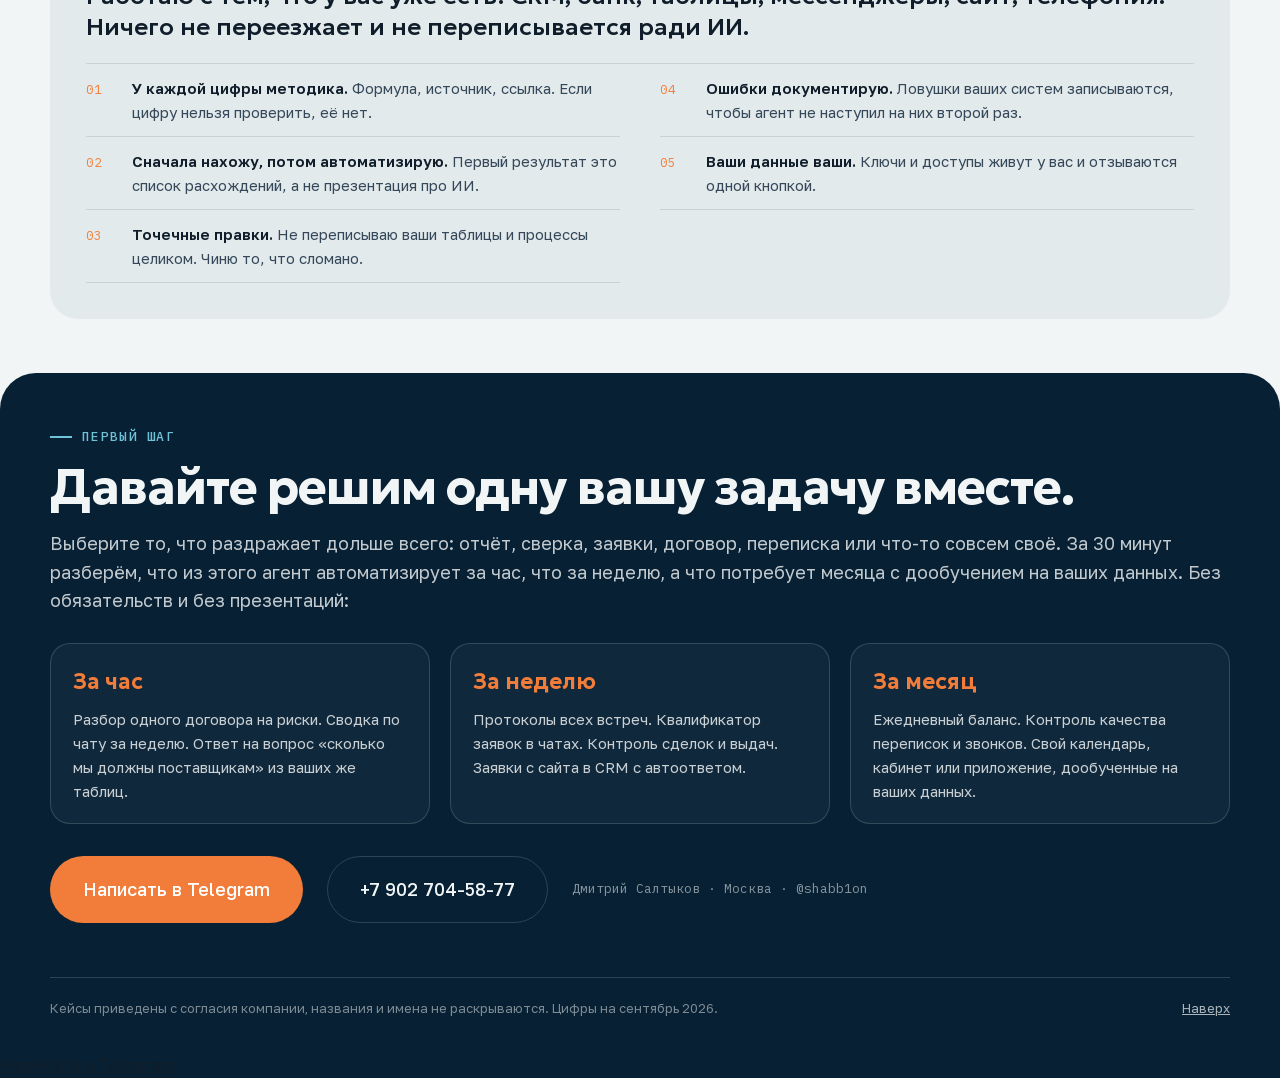
<file: v/okean/index.html>
<!DOCTYPE html>
<html lang="ru">
<head>
<meta charset="utf-8">
<meta name="viewport" content="width=device-width, initial-scale=1">
<title>Дмитрий Салтыков · вариант «Океан и мандарин»</title>
<meta name="description" content="Не используете искусственный интеллект в бизнесе? Скоро вам 3,14здец. Первый работающий агент на ваших данных за неделю. 100+ агентов в компании с выручкой 500 млн, примеры кейсов, два формата работы.">
<meta property="og:title" content="Не используете искусственный интеллект в бизнесе? Скоро вам 3,14здец.">
<meta property="og:description" content="Первый работающий агент на ваших данных за неделю. 100+ агентов в компании с выручкой 500 млн, примеры кейсов, два формата работы, включая вариант без доступа к данным.">
<meta property="og:image" content="https://saltykovd03-create.github.io/og.png">
<meta property="og:type" content="website">
<meta name="twitter:card" content="summary_large_image">
<link rel="icon" href="data:image/svg+xml,%3Csvg xmlns=%27http://www.w3.org/2000/svg%27 viewBox=%270 0 64 64%27%3E%3Crect width=%2764%27 height=%2764%27 rx=%2714%27 fill=%27%230B1424%27/%3E%3Ctext x=%2732%27 y=%2742%27 font-family=%27Arial%27 font-weight=%27700%27 font-size=%2730%27 fill=%27%23C4712F%27 text-anchor=%27middle%27%3E%D0%94%D0%A1%3C/text%3E%3C/svg%3E">
<link rel="stylesheet" href="../../fonts/fonts.css?v=1">
<link rel="stylesheet" href="../../style.css?v=30">
<link rel="stylesheet" href="theme.css?v=1">
</head>
<body>

<!-- Блок 1. Хедер -->
<header class="header" id="top">
  <div class="container header__in">
    <a href="#top" class="header__name">Дмитрий Салтыков</a>
    <nav class="header__nav" aria-label="Разделы">
      <a href="#why">Почему сейчас</a>
      <a href="#start">С чего начать</a>
      <a href="#any">Любая задача</a>
      <a href="#cases">Кейсы</a>
      <a href="#formats">Форматы</a>
    </nav>
    <a href="https://t.me/shabb1on" class="btn btn--sm btn--copper" target="_blank" rel="noopener">Написать в Telegram</a>
  </div>
</header>

<!-- Блок 2. Hero -->
<section class="hero" aria-label="Главный экран">
  <div class="hero__bg" aria-hidden="true"></div>
  <div class="container hero__top" data-hero-line>
    <p class="eyebrow eyebrow--light hero__eyebrow-d">Дмитрий Салтыков · операционный директор · ИИ-агенты для учёта и процессов</p>
    <span class="hero__name">Дмитрий Салтыков</span>
    <a href="https://t.me/shabb1on" class="btn btn--sm btn--copper" target="_blank" rel="noopener">Написать в Telegram</a>
  </div>
  <div class="container hero__grid">
    <div class="hero__text">
      <p class="eyebrow eyebrow--light hero__eyebrow-m" data-hero-line>Операционный директор · ИИ-агенты для бизнеса</p>
      <h1 class="hero__h1">
        <span class="line line--q" data-hero-line>Не используете искусственный интеллект в&nbsp;бизнесе?</span>
        <span class="line line--em" data-hero-line>Скоро вам 3,14здец.</span>
      </h1>
      <div class="hero__row" data-hero-line>
        <p class="hero__lead">Три минуты чтения, если вам прислали эту ссылку.</p>
        <div class="robot-wrap robot-wrap--m" aria-hidden="true"><div class="robot-stage"><svg class="robot" viewBox="0 0 120 140">
            <g class="robot__glow"><ellipse cx="60" cy="134" rx="34" ry="4"/></g>
            <line x1="60" y1="8" x2="60" y2="22" class="robot__line"/>
            <circle cx="60" cy="6" r="4" class="robot__ant"/>
            <rect x="22" y="22" width="76" height="52" rx="14" class="robot__head"/>
            <rect x="30" y="32" width="60" height="32" rx="9" class="robot__screen"/>
            <rect x="40" y="41" width="12" height="12" rx="3" class="robot__eye"/>
            <rect x="68" y="41" width="12" height="12" rx="3" class="robot__eye"/>
            <path d="M48 58h24" class="robot__mouth"/>
            <rect x="10" y="38" width="10" height="20" rx="4" class="robot__ear"/>
            <rect x="100" y="38" width="10" height="20" rx="4" class="robot__ear"/>
            <rect x="48" y="74" width="24" height="8" rx="3" class="robot__neck"/>
            <rect x="30" y="82" width="60" height="42" rx="12" class="robot__body"/>
            <rect x="44" y="94" width="32" height="18" rx="5" class="robot__panel"/>
            <circle cx="52" cy="103" r="2.6" class="robot__led led-a"/>
            <circle cx="60" cy="103" r="2.6" class="robot__led led-b"/>
            <circle cx="68" cy="103" r="2.6" class="robot__led led-c"/>
          </svg><div class="robot-scan"></div></div></div>
      </div>
      <ul class="hero__preview" data-hero-line>
        <li><b>Куда идёт экономика</b> и почему ждать уже некуда</li>
        <li><b>Примеры задач</b>, которые агент автоматизирует за неделю на ваших данных</li>
        <li><b>Примеры кейсов</b> с настоящими цифрами из одной компании</li>
        <li><b>Два формата работы</b>, включая вариант без доступа к вашим данным</li>
      </ul>
      <dl class="hero__facts" data-hero-line>
        <div><dt>100+</dt><dd>агентов работают каждый день</dd></div>
        <div><dt>4 дня</dt><dd>от первого агента до работающей системы</dd></div>
        <div><dt>1–2 дня</dt><dd>от идеи до работающего агента</dd></div>
      </dl>
    </div>

    <div class="hero__side">
      <!-- Блок 2.1. Робот: вращается вокруг оси, мерцает как старый телевизор -->
      <div class="robot-wrap robot-wrap--d" aria-hidden="true">
        <div class="robot-stage">
          <svg class="robot" viewBox="0 0 120 140">
            <g class="robot__glow"><ellipse cx="60" cy="134" rx="34" ry="4"/></g>
            <line x1="60" y1="8" x2="60" y2="22" class="robot__line"/>
            <circle cx="60" cy="6" r="4" class="robot__ant"/>
            <rect x="22" y="22" width="76" height="52" rx="14" class="robot__head"/>
            <rect x="30" y="32" width="60" height="32" rx="9" class="robot__screen"/>
            <rect x="40" y="41" width="12" height="12" rx="3" class="robot__eye"/>
            <rect x="68" y="41" width="12" height="12" rx="3" class="robot__eye"/>
            <path d="M48 58h24" class="robot__mouth"/>
            <rect x="10" y="38" width="10" height="20" rx="4" class="robot__ear"/>
            <rect x="100" y="38" width="10" height="20" rx="4" class="robot__ear"/>
            <rect x="48" y="74" width="24" height="8" rx="3" class="robot__neck"/>
            <rect x="30" y="82" width="60" height="42" rx="12" class="robot__body"/>
            <rect x="44" y="94" width="32" height="18" rx="5" class="robot__panel"/>
            <circle cx="52" cy="103" r="2.6" class="robot__led led-a"/>
            <circle cx="60" cy="103" r="2.6" class="robot__led led-b"/>
            <circle cx="68" cy="103" r="2.6" class="robot__led led-c"/>
          </svg>
          <div class="robot-scan"></div>
        </div>
        <div class="robot-base"></div>
      </div>

      <div class="log" aria-label="Что делают агенты в обычный день">
        <div class="log__bar"><span></span><span></span><span></span><em>агенты · обычный понедельник</em></div>
        <ol class="log__lines" id="log"></ol>
      </div>
    </div>
  </div>
  <div class="hero__scroll" aria-hidden="true"><span></span><em>листайте вниз</em></div>
</section>

<!-- Блок 3. Лист, наезжающий на hero -->
<main class="sheet">

  <!-- Блок 3.1. Бегущая строка -->
  <div class="marquee" aria-hidden="true">
    <div class="marquee__track">
      <span>квалифицировал заявку и передал горячую менеджеру</span><i>·</i>
      <span>сверил активные сделки с платежами</span><i>·</i>
      <span>собрал авансы клиентов в баланс</span><i>·</i>
      <span>разнёс банковскую выписку по статьям</span><i>·</i>
      <span>расшифровал звонок и оценил по чек-листу</span><i>·</i>
      <span>поставил задачу по пропущенному звонку</span><i>·</i>
      <span>проверил договор на отклонения от шаблона</span><i>·</i>
      <span>записал встречу и выписал решения</span><i>·</i>
      <span>квалифицировал заявку и передал горячую менеджеру</span><i>·</i>
      <span>сверил активные сделки с платежами</span><i>·</i>
      <span>собрал авансы клиентов в баланс</span><i>·</i>
      <span>разнёс банковскую выписку по статьям</span><i>·</i>
      <span>расшифровал звонок и оценил по чек-листу</span><i>·</i>
      <span>поставил задачу по пропущенному звонку</span><i>·</i>
      <span>проверил договор на отклонения от шаблона</span><i>·</i>
      <span>записал встречу и выписал решения</span><i>·</i>
    </div>
  </div>
  <!-- Блок 3.2. Зачем мне это -->
  <section class="section creed" id="creed">
    <div class="container">
      <div class="creed__head">
        <div>
          <p class="eyebrow" data-reveal>Зачем мне это</p>
          <h2 class="creed__h" data-reveal>Это <span class="em">ремесло</span>, а не курс.</h2>
        </div>
        <p class="creed__lead" data-reveal>Я развернул у себя систему на искусственном интеллекте и оптимизировал работу компании. Оказалось, что делать бизнес эффективнее в разы мне нравится больше, чем что-либо ещё.</p>
      </div>
      <div class="creed__cols">
        <ul class="creed__list creed__list--no" data-reveal>
          <li>Не продаю <b>курсы</b> и вебинары</li>
          <li>Не обещаю <b>«ИИ-трансформацию»</b></li>
          <li>Не беру деньги за <b>презентации</b></li>
        </ul>
        <ul class="creed__list creed__list--yes" data-reveal data-delay="0.1">
          <li><b>Живой бизнес</b> и контакт с теми, кто его ведёт</li>
          <li><b>Задачи</b>, результат которых виден за неделю</li>
          <li><b>Честный заработок</b> за проверяемый результат</li>
        </ul>
      </div>
    </div>
  </section>

  <!-- Блок 4. Почему сейчас -->
  <section class="section why" id="why">
    <div class="container">
      <p class="eyebrow" data-reveal>Почему сейчас, а не «когда-нибудь»</p>
      <div class="why__beats">
        <article class="beat" data-reveal>
          <span class="beat__n">01</span>
          <h2 class="beat__h">Работа теперь измеряется запросами к ИИ, а не часами людей. И дешевеет.</h2>
          <p>Модели обновляются каждые несколько месяцев. То, что вчера требовало программиста и двух недель, сегодня задача на вечер. Это не будущее, это цена, которую уже платит тот, кто начал.</p>
        </article>
        <article class="beat" data-reveal>
          <span class="beat__n">02</span>
          <h2 class="beat__h">В большинстве компаний история останавливается на подписке.</h2>
          <p>Купили, попробовали написать письмо, сделали пару картинок. Никто не перевёл это в процесс: чтобы агент сам читал CRM, сам сверял деньги, сам отвечал на заявки ночью, сам собирал отчёт к понедельнику. Разница между «попробовали» и «работает без нас» не в инструменте. Она в человеке, который это уже делал на живых данных.</p>
        </article>
        <article class="beat" data-reveal>
          <span class="beat__n">03</span>
          <h2 class="beat__h">Разрыв растёт быстрее, чем кажется.</h2>
          <p>Компания, где кто-то внедрил агентов, через год ведёт учёт, продажи и поддержку вдвое меньшим числом людей. Компания, где не построил, конкурирует с ней по цене. И третий сценарий, о котором редко говорят: ваш сотрудник, который разобрался сам, через полгода либо ваш главный актив, либо конкурент с вашей клиентской базой в голове.</p>
        </article>
      </div>
      <div class="why__out" data-reveal><p>Поэтому сейчас важно не «изучать ИИ», а один раз поговорить с человеком, который <span class="em">довёл это до работающего результата</span>, и понять, что именно у вас можно автоматизировать за неделю. Дальше вы решите: со мной, самим или никак.</p></div>
    </div>
  </section>

  <!-- Блок 5. С чего начинают: стопка из семи карточек -->
  <section class="section start" id="start">
    <div class="container start__head">
      <p class="eyebrow" data-reveal>С чего начинают</p>
      <h2 class="h2" data-reveal>Примеры задач, с которых <span class="em">обычно начинают</span></h2>
      <p class="lead" data-reveal data-delay="0.1">Это не весь список, а самое частое: то, что почти всегда находит деньги или время. Каждая делается за несколько дней на ваших данных. Если вашей задачи здесь нет, она ниже, в блоке «если задача не из списка».</p>
    </div>

    <div class="container stack">

      <article class="card card--navy" data-stack-card>
        <div class="card__veil" data-stack-veil aria-hidden="true"></div>
        <div class="card__in">
          <div class="card__meta"><span class="card__n">01</span><span class="chip">Собственнику</span></div>
          <h3 class="card__h">Сколько у компании денег сейчас и кому вы что должны</h3>
          <p class="card__lead">Счета, касса, авансы клиентов, долги поставщикам и товар в пути в одной таблице, которая обновляется сама каждое утро. У каждой цифры формула и ссылка на источник.</p>
          <div class="card__foot">
            <span class="card__cta">Ежедневный баланс на ваших данных за неделю</span>
            <a href="https://t.me/shabb1on?text=Хочу%20ежедневный%20баланс" class="btn btn--paper" target="_blank" rel="noopener">Обсудить</a>
          </div>
        </div>
      </article>

      <article class="card card--paper" data-stack-card>
        <div class="card__veil" data-stack-veil aria-hidden="true"></div>
        <div class="card__in">
          <div class="card__meta"><span class="card__n">02</span><span class="chip">Продажам</span></div>
          <h3 class="card__h">Горячие заявки менеджеру, холодные боту</h3>
          <p class="card__lead">Бот квалифицирует входящих в чатах и передаёт менеджеру только тех, кто готов покупать. Менеджер тратит время на покупателей, а не на «просто спросить».</p>
          <div class="card__foot">
            <span class="card__cta">Квалификатор в ваших чатах и первая неделя цифр</span>
            <a href="https://t.me/shabb1on?text=Хочу%20квалификатор%20заявок" class="btn btn--ink" target="_blank" rel="noopener">Обсудить</a>
          </div>
        </div>
      </article>

      <article class="card card--sand" data-stack-card>
        <div class="card__veil" data-stack-veil aria-hidden="true"></div>
        <div class="card__in">
          <div class="card__meta"><span class="card__n">03</span><span class="chip">Финансовому директору</span></div>
          <h3 class="card__h">Сверка CRM, банка и учёта, и сделки, где недополучены деньги</h3>
          <p class="card__lead">Три системы, три цифры выручки. Нахожу, где расходятся и почему. Дальше выписка разносится по статьям сама, а список сделок с недостачей приходит каждый понедельник.</p>
          <div class="card__foot">
            <span class="card__cta">Сверка за месяц, расхождения построчно</span>
            <a href="https://t.me/shabb1on?text=Хочу%20сверку%20учёта" class="btn btn--ink" target="_blank" rel="noopener">Обсудить</a>
          </div>
        </div>
      </article>

      <article class="card card--navy" data-stack-card>
        <div class="card__veil" data-stack-veil aria-hidden="true"></div>
        <div class="card__in">
          <div class="card__meta"><span class="card__n">04</span><span class="chip">Юристу и руководителю</span></div>
          <h3 class="card__h">Договоры под присмотром</h3>
          <p class="card__lead">Агент проверяет каждый договор в сделке на отклонения от вашего шаблона и следит, чтобы никто не правил условия по ходу сделки. Новый договор контрагента разбирается на риски за час.</p>
          <div class="card__foot">
            <span class="card__cta">Проверка договоров в ваших сделках за три дня</span>
            <a href="https://t.me/shabb1on?text=Хочу%20проверку%20договоров" class="btn btn--paper" target="_blank" rel="noopener">Обсудить</a>
          </div>
        </div>
      </article>

      <article class="card card--paper" data-stack-card>
        <div class="card__veil" data-stack-veil aria-hidden="true"></div>
        <div class="card__in">
          <div class="card__meta"><span class="card__n">05</span><span class="chip">Руководителю</span></div>
          <h3 class="card__h">Секретарь встреч: слушает и готовит ревью</h3>
          <p class="card__lead">Каждая встреча записывается и расшифровывается. Утром вы получаете: что решили, кто что обещал и к какому сроку, где разошлись во мнениях. Задачи уходят в планировщик сами.</p>
          <div class="card__foot">
            <span class="card__cta">Протоколы ваших встреч со следующей недели</span>
            <a href="https://t.me/shabb1on?text=Хочу%20протоколы%20встреч" class="btn btn--ink" target="_blank" rel="noopener">Обсудить</a>
          </div>
        </div>
      </article>

      <article class="card card--sand" data-stack-card>
        <div class="card__veil" data-stack-veil aria-hidden="true"></div>
        <div class="card__in">
          <div class="card__meta"><span class="card__n">06</span><span class="chip">Закупкам и логистике</span></div>
          <h3 class="card__h">Кто из поставщиков сорвал сроки и сколько это стоило</h3>
          <p class="card__lead">Просрочки по каждой партии от изначального плана, замороженные деньги, потерянная маржа. Готовый расчёт для разговора с поставщиком или претензии, в формате, который принимает юрист.</p>
          <div class="card__foot">
            <span class="card__cta">Просрочки по вашим поставкам за квартал</span>
            <a href="https://t.me/shabb1on?text=Хочу%20расчёт%20просрочек" class="btn btn--ink" target="_blank" rel="noopener">Обсудить</a>
          </div>
        </div>
      </article>

      <article class="card card--copper" data-stack-card>
        <div class="card__veil" data-stack-veil aria-hidden="true"></div>
        <div class="card__in">
          <div class="card__meta"><span class="card__n">07</span><span class="chip">Бизнесу с сайтом и услугами</span></div>
          <h3 class="card__h">Заявка получает ответ за минуту, документы отвечают сами</h3>
          <p class="card__lead">Заявки приходят ночью, а отвечают в понедельник. Бот отвечает клиенту, ставит задачу мастеру и напоминает, если её не взяли. Бот на вашей базе знаний отвечает сотрудникам по регламентам и готовит КП по шаблону.</p>
          <div class="card__foot">
            <span class="card__cta">Сайт и мессенджеры в CRM с автоответом за три дня</span>
            <a href="https://t.me/shabb1on?text=Хочу%20заявки%20с%20сайта%20в%20CRM" class="btn btn--paper" target="_blank" rel="noopener">Обсудить</a>
          </div>
        </div>
      </article>

    </div>
  </section>

  <!-- Блок 6. Возможно всё -->
  <section class="section any" id="any">
    <div class="container">
      <p class="eyebrow" data-reveal>А если задача не из списка</p>
      <h2 class="any__h" data-reveal>Что бы вы ни придумали, это либо уже возможно, либо станет возможным в течение недели.</h2>
      <div class="any__grid">
        <div>
          <p class="any__p" data-reveal>Своё приложение, сайт под рекламу, бот, который отвечает клиентам голосом, презентация, которая собирается сама, отчёт, который приходит на телефон. Всё, что связано с экраном в вашей руке, теперь делается быстро. Расскажите идею, а как её сделать, научить вашу команду или собрать самому, решим на созвоне.</p>
          <div class="any__cta" data-reveal>
            <a href="https://t.me/shabb1on?text=Есть%20идея%2C%20хочу%20обсудить" class="btn btn--copper" target="_blank" rel="noopener">Обсудить идею</a>
            <small>Созвон 30 минут, ни к чему не обязывает. Если идея не взлетит, скажу сразу и почему.</small>
          </div>
        </div>
        <ul class="any__list" data-reveal>
          <li><span>01</span>Своё приложение или личный кабинет для клиентов</li>
          <li><span>02</span>Сайт или лендинг под рекламу, с аналитикой с первого дня</li>
          <li><span>03</span>Бот в Telegram или MAX, который продаёт, записывает, напоминает</li>
          <li><span>04</span>Голосовой помощник на входящих звонках и заявках</li>
          <li><span>05</span>Отчёт для собственника, который сам приходит утром в телефон</li>
          <li><span>06</span>Презентация, КП, договор по шаблону за минуты, а не за вечер</li>
          <li><span>07</span>Расшифровка встреч и звонков с задачами и сроками</li>
          <li><span>08</span>Обучение команды: кто что делает с ИИ и по каким правилам</li>
        </ul>
      </div>
    </div>
  </section>

  <!-- Блок 7. Кейсы: пятнадцать коротких -->
  <section class="section cases" id="cases">
    <div class="container">
      <div class="cases__head">
        <p class="eyebrow" data-reveal>Что уже сделано</p>
        <h2 class="h2" data-reveal>Примеры кейсов <span class="em">из одной компании</span></h2>
        <p class="lead lead--wide" data-reveal data-delay="0.1">Розница и сервис, выручка около 500 млн в год. Это малая часть из ста с лишним агентов, название не привожу по договорённости, цифры настоящие.</p>
      </div>

      <ol class="ledger" data-reveal>
        <li><b>Календарь сервиса.</b> Свой календарь записи и загрузки мастеров, собранный под наши процессы. <em>Менеджеры планируют в нём каждый день, без подписки на чужой сервис.</em></li>
        <li><b>Чат-квалификатор.</b> Бот общается с входящими в мессенджерах и передаёт менеджеру только готовых покупать. <em>Менеджер работает с горячими, отдача от его времени растёт.</em></li>
        <li><b>Контроль качества без отдела.</b> Агент оценивает переписки и звонки по чек-листу, утром отчёт руководителю продаж. <em>От 100 тысяч в месяц экономии на отделе контроля.</em></li>
        <li><b>Сквозная аналитика.</b> Реклама, заявки, продажи и выручка по каждому каналу на одном экране. <em>Около 60 тысяч в месяц экономии на рекламе.</em></li>
        <li><b>Монитор отзывов.</b> Яндекс Карты, 2ГИС, Авито: негатив попадает в чат в день появления. <em>Репутация под контролем без ручной проверки.</em></li>
        <li><b>Протокол встреч.</b> Встречи записываются, решения и задачи выписываются сами. <em>Память компании, к которой можно вернуться через месяц.</em></li>
        <li><b>Задачи голосом.</b> Владелец диктует боту задачу голосом, агент заводит её с исполнителем и сроком. <em>Ноль потерянных поручений.</em></li>
        <li><b>Отчёты сотрудников.</b> Сотрудники пишут вечерний отчёт в чат, агент разбирает его по работам. <em>Сдельная оплата и учёт работ из одного сообщения.</em></li>
        <li><b>Закупки в одном месте.</b> Партии в CRM, счета из чатов читаются сами, просрочки поставщиков видны сразу. <em>Просрочка считается от плана, а не по памяти.</em></li>
        <li><b>Контроль сделок и выдач.</b> Агент сверяет каждую сделку с деньгами и договором, а каждую выдачу с тем, что реально отдали клиенту. <em>Нашёл сделку, выпавшую из учёта целиком: минус 390 тысяч маржи.</em></li>
      </ol>
    </div>
  </section>

  <!-- Блок 8. Два формата работы -->
  <section class="section formats" id="formats">
    <div class="container">
      <p class="eyebrow" data-reveal>Два формата работы</p>
      <h2 class="h2" data-reveal>С доступом к данным <span class="em">или без него</span></h2>
      <p class="lead formats__lead" data-reveal>Оба заканчиваются работающим агентом. Разница в том, вижу ли я ваши данные.</p>

      <div class="formats__grid">
        <article class="fmt fmt--ink" data-reveal>
          <span class="fmt__n">Формат 1</span>
          <h3>Погружение</h3>
          <p>Я захожу в ваши системы, разбираю данные и вместе с агентами делаю задачу до результата. Подходит, когда нужен ответ, а не инструмент.</p>
          <ul>
            <li>Доступ к CRM, учёту и таблицам под соглашением о конфиденциальности</li>
            <li>Первый результат за 3–7 дней</li>
            <li>После задачи остаётся работающий агент и методика</li>
          </ul>
          <a href="https://t.me/shabb1on?text=Интересует%20формат%20с%20погружением" class="btn btn--paper fmt__btn" target="_blank" rel="noopener">Обсудить погружение</a>
        </article>
        <article class="fmt fmt--paper" data-reveal data-delay="0.1">
          <span class="fmt__n">Формат 2</span>
          <h3>Развёртывание</h3>
          <p>Я ставлю систему в вашем контуре, обучаю вашего человека и не вижу ваших данных. Подходит, когда данные конфиденциальны или вы хотите разобраться сами.</p>
          <ul>
            <li>Инфраструктура на ваш сервер и ваши аккаунты</li>
            <li>Оплата за работу по развёртыванию, подписки и сервер по себестоимости</li>
            <li>Через месяц ваша команда заводит агентов без меня</li>
          </ul>
          <a href="https://t.me/shabb1on?text=Интересует%20развёртывание%20без%20доступа%20к%20данным" class="btn btn--ink fmt__btn" target="_blank" rel="noopener">Обсудить развёртывание</a>
        </article>
      </div>

      <div class="principles-plate" data-reveal>
        <div>
          <p class="eyebrow">Как я работаю</p>
          <p class="principles-plate__p">Работаю с тем, что у вас уже есть: CRM, банк, таблицы, мессенджеры, сайт, телефония. Ничего не переезжает и не переписывается ради ИИ.</p>
        </div>
        <ol class="principles">
          <li><span><b>У каждой цифры методика.</b> Формула, источник, ссылка. Если цифру нельзя проверить, её нет.</span></li>
          <li><span><b>Сначала нахожу, потом автоматизирую.</b> Первый результат это список расхождений, а не презентация про ИИ.</span></li>
          <li><span><b>Точечные правки.</b> Не переписываю ваши таблицы и процессы целиком. Чиню то, что сломано.</span></li>
          <li><span><b>Ошибки документирую.</b> Ловушки ваших систем записываются, чтобы агент не наступил на них второй раз.</span></li>
          <li><span><b>Ваши данные ваши.</b> Ключи и доступы живут у вас и отзываются одной кнопкой.</span></li>
        </ol>
      </div>
    </div>
  </section>

  <!-- Блок 9. Контакт -->
  <section class="section contact" id="contact">
    <div class="container">
      <p class="eyebrow eyebrow--light" data-reveal>Первый шаг</p>
      <h2 class="contact__h" data-reveal>Давайте решим одну вашу задачу вместе.</h2>
      <p class="contact__p" data-reveal>Выберите то, что раздражает дольше всего: отчёт, сверка, заявки, договор, переписка или что-то совсем своё. За 30 минут разберём, что из этого агент автоматизирует за час, что за неделю, а что потребует месяца с дообучением на ваших данных. Без обязательств и без презентаций:</p>
      <div class="horizon" data-reveal>
        <div class="horizon__cell">
          <span class="horizon__t">За час</span>
          <p>Разбор одного договора на риски. Сводка по чату за неделю. Ответ на вопрос «сколько мы должны поставщикам» из ваших же таблиц.</p>
        </div>
        <div class="horizon__cell">
          <span class="horizon__t">За неделю</span>
          <p>Протоколы всех встреч. Квалификатор заявок в чатах. Контроль сделок и выдач. Заявки с сайта в CRM с автоответом.</p>
        </div>
        <div class="horizon__cell">
          <span class="horizon__t">За месяц</span>
          <p>Ежедневный баланс. Контроль качества переписок и звонков. Свой календарь, кабинет или приложение, дообученные на ваших данных.</p>
        </div>
      </div>
      <div class="contact__btns" data-reveal>
        <a href="https://t.me/shabb1on?text=Хочу%20решить%20одну%20задачу" class="btn btn--copper btn--lg" target="_blank" rel="noopener">Написать в Telegram</a>
        <a href="tel:+79027045877" class="btn btn--ghost btn--lg">+7 902 704-58-77</a>
        <span class="contact__small">Дмитрий Салтыков · Москва · @shabb1on</span>
      </div>
    </div>
  </section>

</main>

<div class="variant-tag">Вариант: Океан и мандарин · <a href="../">все варианты</a></div>
<!-- Блок 10. Футер -->
<footer class="footer">
  <div class="container footer__in">
    <span>Кейсы приведены с согласия компании, названия и имена не раскрываются. Цифры на сентябрь 2026.</span>
    <a href="#top">Наверх</a>
  </div>
</footer>

<!-- Sticky CTA на мобильных -->
<a href="https://t.me/shabb1on" class="sticky-cta" target="_blank" rel="noopener">Написать в Telegram</a>

<script src="../../js/gsap.min.js"></script>
<script src="../../js/ScrollTrigger.min.js"></script>
<script src="../../script.js?v=8"></script>
</body>
</html>
</file>
<file: fonts/fonts.css>
@font-face { font-family: 'Geologica'; font-style: normal; font-weight: 400; font-display: swap; src: url('Geologica-400-cyrillic.woff2') format('woff2'); unicode-range: U+0301, U+0400-045F, U+0490-0491, U+04B0-04B1, U+2116; }
@font-face { font-family: 'Geologica'; font-style: normal; font-weight: 400; font-display: swap; src: url('Geologica-400-latin.woff2') format('woff2'); unicode-range: U+0000-00FF, U+0131, U+0152-0153, U+02BB-02BC, U+02C6, U+02DA, U+02DC, U+0304, U+0308, U+0329, U+2000-206F, U+20AC, U+2122, U+2191, U+2193, U+2212, U+2215, U+FEFF, U+FFFD; }
@font-face { font-family: 'Geologica'; font-style: normal; font-weight: 500; font-display: swap; src: url('Geologica-500-cyrillic.woff2') format('woff2'); unicode-range: U+0301, U+0400-045F, U+0490-0491, U+04B0-04B1, U+2116; }
@font-face { font-family: 'Geologica'; font-style: normal; font-weight: 500; font-display: swap; src: url('Geologica-500-latin.woff2') format('woff2'); unicode-range: U+0000-00FF, U+0131, U+0152-0153, U+02BB-02BC, U+02C6, U+02DA, U+02DC, U+0304, U+0308, U+0329, U+2000-206F, U+20AC, U+2122, U+2191, U+2193, U+2212, U+2215, U+FEFF, U+FFFD; }
@font-face { font-family: 'Geologica'; font-style: normal; font-weight: 600; font-display: swap; src: url('Geologica-600-cyrillic.woff2') format('woff2'); unicode-range: U+0301, U+0400-045F, U+0490-0491, U+04B0-04B1, U+2116; }
@font-face { font-family: 'Geologica'; font-style: normal; font-weight: 600; font-display: swap; src: url('Geologica-600-latin.woff2') format('woff2'); unicode-range: U+0000-00FF, U+0131, U+0152-0153, U+02BB-02BC, U+02C6, U+02DA, U+02DC, U+0304, U+0308, U+0329, U+2000-206F, U+20AC, U+2122, U+2191, U+2193, U+2212, U+2215, U+FEFF, U+FFFD; }
@font-face { font-family: 'Geologica'; font-style: normal; font-weight: 700; font-display: swap; src: url('Geologica-700-cyrillic.woff2') format('woff2'); unicode-range: U+0301, U+0400-045F, U+0490-0491, U+04B0-04B1, U+2116; }
@font-face { font-family: 'Geologica'; font-style: normal; font-weight: 700; font-display: swap; src: url('Geologica-700-latin.woff2') format('woff2'); unicode-range: U+0000-00FF, U+0131, U+0152-0153, U+02BB-02BC, U+02C6, U+02DA, U+02DC, U+0304, U+0308, U+0329, U+2000-206F, U+20AC, U+2122, U+2191, U+2193, U+2212, U+2215, U+FEFF, U+FFFD; }
@font-face { font-family: 'Golos Text'; font-style: normal; font-weight: 400; font-display: swap; src: url('GolosText-400-cyrillic.woff2') format('woff2'); unicode-range: U+0301, U+0400-045F, U+0490-0491, U+04B0-04B1, U+2116; }
@font-face { font-family: 'Golos Text'; font-style: normal; font-weight: 400; font-display: swap; src: url('GolosText-400-latin.woff2') format('woff2'); unicode-range: U+0000-00FF, U+0131, U+0152-0153, U+02BB-02BC, U+02C6, U+02DA, U+02DC, U+0304, U+0308, U+0329, U+2000-206F, U+20AC, U+2122, U+2191, U+2193, U+2212, U+2215, U+FEFF, U+FFFD; }
@font-face { font-family: 'Golos Text'; font-style: normal; font-weight: 500; font-display: swap; src: url('GolosText-500-cyrillic.woff2') format('woff2'); unicode-range: U+0301, U+0400-045F, U+0490-0491, U+04B0-04B1, U+2116; }
@font-face { font-family: 'Golos Text'; font-style: normal; font-weight: 500; font-display: swap; src: url('GolosText-500-latin.woff2') format('woff2'); unicode-range: U+0000-00FF, U+0131, U+0152-0153, U+02BB-02BC, U+02C6, U+02DA, U+02DC, U+0304, U+0308, U+0329, U+2000-206F, U+20AC, U+2122, U+2191, U+2193, U+2212, U+2215, U+FEFF, U+FFFD; }
@font-face { font-family: 'Golos Text'; font-style: normal; font-weight: 600; font-display: swap; src: url('GolosText-600-cyrillic.woff2') format('woff2'); unicode-range: U+0301, U+0400-045F, U+0490-0491, U+04B0-04B1, U+2116; }
@font-face { font-family: 'Golos Text'; font-style: normal; font-weight: 600; font-display: swap; src: url('GolosText-600-latin.woff2') format('woff2'); unicode-range: U+0000-00FF, U+0131, U+0152-0153, U+02BB-02BC, U+02C6, U+02DA, U+02DC, U+0304, U+0308, U+0329, U+2000-206F, U+20AC, U+2122, U+2191, U+2193, U+2212, U+2215, U+FEFF, U+FFFD; }
@font-face { font-family: 'IBM Plex Mono'; font-style: normal; font-weight: 400; font-display: swap; src: url('IBMPlexMono-400-cyrillic.woff2') format('woff2'); unicode-range: U+0301, U+0400-045F, U+0490-0491, U+04B0-04B1, U+2116; }
@font-face { font-family: 'IBM Plex Mono'; font-style: normal; font-weight: 400; font-display: swap; src: url('IBMPlexMono-400-latin.woff2') format('woff2'); unicode-range: U+0000-00FF, U+0131, U+0152-0153, U+02BB-02BC, U+02C6, U+02DA, U+02DC, U+0304, U+0308, U+0329, U+2000-206F, U+20AC, U+2122, U+2191, U+2193, U+2212, U+2215, U+FEFF, U+FFFD; }
@font-face { font-family: 'IBM Plex Mono'; font-style: normal; font-weight: 500; font-display: swap; src: url('IBMPlexMono-500-cyrillic.woff2') format('woff2'); unicode-range: U+0301, U+0400-045F, U+0490-0491, U+04B0-04B1, U+2116; }
@font-face { font-family: 'IBM Plex Mono'; font-style: normal; font-weight: 500; font-display: swap; src: url('IBMPlexMono-500-latin.woff2') format('woff2'); unicode-range: U+0000-00FF, U+0131, U+0152-0153, U+02BB-02BC, U+02C6, U+02DA, U+02DC, U+0304, U+0308, U+0329, U+2000-206F, U+20AC, U+2122, U+2191, U+2193, U+2212, U+2215, U+FEFF, U+FFFD; }
</file>
<file: style.css>
/* ============ 0. Переменные ============ */
:root {
  --navy: #0B1424;
  --navy-2: #122036;
  --paper: #F3F0EA;
  --paper-2: #E9E4DA;
  --sand: #E4D9C6;
  --ink: #121820;
  --ink-2: #3A4250;
  --muted: #6F6A62;
  --line: color-mix(in srgb, var(--ink) 12%, transparent);
  --line-light: color-mix(in srgb, var(--paper) 16%, transparent);
  --copper: #C4712F;
  --copper-2: #A85D22;
  --steel: #7FA6D0;
  --ok: var(--ok);
  --warn: var(--warn);
  --robot-body: var(--robot-body);
  --robot-ear: var(--robot-ear);
  --robot-screen: var(--robot-screen);
  --copper-glow: #D98A45;

  --font-display: 'Geologica', 'Arial Narrow', Arial, sans-serif;
  --font-body: 'Golos Text', 'Segoe UI', Roboto, Arial, sans-serif;
  --font-mono: 'IBM Plex Mono', Menlo, Consolas, monospace;

  --header-h: 72px;
  --ease-out: cubic-bezier(.16, 1, .3, 1);
  --radius: 28px;
}

* { box-sizing: border-box; }
html { scroll-behavior: smooth; }
html.reduce { scroll-behavior: auto; }
body {
  margin: 0;
  background: var(--navy);
  color: var(--ink);
  font-family: var(--font-body);
  font-size: 17px;
  line-height: 1.6;
  -webkit-font-smoothing: antialiased;
}
a { color: inherit; }
h1, h2, h3, h4 { font-family: var(--font-display); margin: 0; text-wrap: balance; letter-spacing: -.015em; }
p { margin: 0; }
ul, ol { margin: 0; padding: 0; list-style: none; }
.container { width: min(1180px, 100% - 40px); margin-inline: auto; }
@media (max-width: 640px) { .container { width: min(1180px, 100% - 32px); } }

.eyebrow {
  display: flex; align-items: center; gap: 10px;
  font-family: var(--font-mono); font-size: 13px; font-weight: 500; letter-spacing: .1em; text-transform: uppercase;
  color: var(--copper); margin: 0 0 14px;
}
.eyebrow::before { content: ''; flex: 0 0 22px; height: 2px; background: var(--copper); }
.eyebrow--light { color: var(--steel); }
.eyebrow--light::before { background: var(--steel); }
.hero__top .eyebrow::before { display: none; }
.h2 { font-size: clamp(30px, 4.2vw, 52px); line-height: 1.04; font-weight: 600; }
.em { color: var(--copper); }
.lead { font-size: clamp(17px, 1.4vw, 20px); line-height: 1.5; color: var(--ink-2); max-width: 70ch; margin-top: 14px; }
.lead--wide { max-width: none; }

/* ============ 1. Кнопки ============ */
.btn {
  display: inline-flex; align-items: center; justify-content: center; gap: 10px;
  padding: 14px 24px; border-radius: 999px; font-family: var(--font-body); font-weight: 500; font-size: 16px;
  text-decoration: none; border: 1.5px solid transparent; cursor: pointer; white-space: nowrap;
  transition: transform .35s var(--ease-out), background-color .25s, border-color .25s, color .25s;
}
.btn:hover { transform: translateY(-2px); }
.btn:focus-visible { outline: 3px solid var(--copper); outline-offset: 3px; }
.btn--sm { padding: 10px 18px; font-size: 14.5px; }
.btn--lg { padding: 18px 32px; font-size: 18px; }
.btn--copper { background: var(--copper); color: #fff; }
.header .btn--copper, .hero__top .btn--copper { animation: cta-pulse 2.6s ease-in-out infinite; }
.header .btn--copper:hover, .hero__top .btn--copper:hover { animation-play-state: paused; }
@keyframes cta-pulse { 0%, 100% { box-shadow: 0 0 0 0 color-mix(in srgb, var(--copper) 55%, transparent); } 60% { box-shadow: 0 0 0 12px color-mix(in srgb, var(--copper) 0%, transparent); } }
html.reduce .header .btn--copper, html.reduce .hero__top .btn--copper { animation: none; }
.btn--copper:hover { background: var(--copper-2); }
.btn--ghost { background: transparent; color: var(--paper); border-color: var(--line-light); }
.btn--ghost:hover { border-color: var(--paper); }
.btn--paper { background: var(--paper); color: var(--ink); }
.btn--ink { background: var(--ink); color: var(--paper); }

/* ============ 2. Хедер ============ */
.header {
  position: fixed; inset: 0 0 auto 0; z-index: 50; height: var(--header-h);
  background: color-mix(in srgb, var(--paper) 82%, transparent); backdrop-filter: blur(14px) saturate(1.3); -webkit-backdrop-filter: blur(14px) saturate(1.3);
  border-bottom: 1px solid var(--line);
  transition: opacity .45s var(--ease-out), transform .45s var(--ease-out);
}
html.js .header { opacity: 0; transform: translateY(-14px); pointer-events: none; }
html.js .header.is-scrolled { opacity: 1; transform: none; pointer-events: auto; }
.header__in { height: 100%; display: flex; align-items: center; justify-content: space-between; gap: 24px; }
.header__name { font-family: var(--font-display); font-weight: 600; font-size: 17px; text-decoration: none; white-space: nowrap; }
@media (max-width: 640px) { .header__name { font-size: 15px; } .header .btn--sm { padding: 9px 14px; font-size: 13.5px; } }
.header__nav { display: flex; gap: 26px; }
.header__nav a { font-size: 15px; color: var(--ink-2); text-decoration: none; }
.header__nav a:hover { color: var(--ink); }
@media (max-width: 860px) { .header__nav { display: none; } }

/* ============ 3. Hero ============ */
.hero {
  position: sticky; top: 0; min-height: 100svh; display: flex; flex-direction: column; justify-content: center;
  padding: 24px 0 88px; color: var(--paper); overflow: hidden; z-index: 1; justify-content: flex-start;
}
.hero__bg {
  position: absolute; inset: 0; z-index: -1;
  background:
    radial-gradient(1200px 600px at 85% 15%, color-mix(in srgb, var(--steel) 18%, transparent), transparent 60%),
    radial-gradient(800px 500px at 10% 90%, color-mix(in srgb, var(--copper) 16%, transparent), transparent 60%),
    var(--navy);
}
.hero__fx { position: absolute; inset: 0; z-index: -1; pointer-events: none; opacity: .9; }
@media (max-width: 960px) { .hero__fx { display: none; } }
.hero__bg::after {
  content: ''; position: absolute; inset: 0; opacity: .35;
  background-image: linear-gradient(var(--line-light) 1px, transparent 1px), linear-gradient(90deg, var(--line-light) 1px, transparent 1px);
  background-size: 96px 96px; mask-image: radial-gradient(ellipse at 60% 40%, #000 30%, transparent 75%);
}
.hero__top { display: flex; justify-content: space-between; align-items: center; gap: 16px; margin-bottom: 64px; width: min(1180px, 100% - 40px); }
.hero__top .eyebrow { margin: 0; }
.hero__name { display: none; font-family: var(--font-display); font-weight: 600; font-size: 17px; }
.hero__eyebrow-m { display: none; }
.hero__row { display: flex; align-items: center; gap: 20px; }
.robot-wrap--m { display: none; }
@media (max-width: 640px) { .hero__top { width: min(1180px, 100% - 32px); } }
.hero__grid { display: grid; grid-template-columns: minmax(0, 7fr) minmax(0, 5fr); gap: 48px; align-items: stretch; }
.hero__side { display: flex; flex-direction: column; gap: 18px; }
.robot-wrap--d { flex: 0 0 auto; }
.hero__side .log { flex: 0 0 auto; display: flex; flex-direction: column; overflow: hidden; }
.hero__side .log__lines { flex: 1 1 auto; }
@media (max-width: 960px) { .hero__grid { grid-template-columns: 1fr; gap: 40px; } }
.hero__h1 { margin: 6px 0 22px; padding: clamp(18px, 2.2vw, 30px) clamp(20px, 2.6vw, 34px); border-radius: 22px; background: color-mix(in srgb, var(--navy-2) 85%, transparent); border: 1px solid color-mix(in srgb, var(--steel) 28%, transparent); box-shadow: 0 30px 60px -30px rgba(0, 0, 0, .7), inset 0 1px 0 rgba(255, 255, 255, .06); font-weight: 700; letter-spacing: -.02em; }
.hero__h1 .line { display: block; }
.hero__h1 .line--q { font-size: clamp(20px, 2.2vw, 32px); line-height: 1.14; max-width: none; color: var(--paper); }
.hero__h1 .line--em { margin-top: 8px; font-size: clamp(30px, 3.3vw, 46px); line-height: 1; letter-spacing: -.03em; color: var(--copper);
  text-shadow: 0 0 18px color-mix(in srgb, var(--copper) 55%, transparent), 0 0 60px color-mix(in srgb, var(--copper) 35%, transparent); animation: em-glow 3.2s ease-in-out infinite; }
@keyframes em-glow { 0%, 100% { text-shadow: 0 0 18px color-mix(in srgb, var(--copper) 50%, transparent), 0 0 60px color-mix(in srgb, var(--copper) 30%, transparent); } 50% { text-shadow: 0 0 26px color-mix(in srgb, var(--copper-glow) 85%, transparent), 0 0 90px color-mix(in srgb, var(--copper) 50%, transparent); color: var(--copper-glow); } }
html.reduce .hero__h1 .line--em { animation: none; }
.hero__lead { font-size: clamp(17px, 1.4vw, 20px); line-height: 1.5; max-width: 52ch; color: color-mix(in srgb, var(--paper) 90%, transparent); font-weight: 500; }
.hero__lead b { color: var(--paper); font-weight: 700; }
.hero__preview { margin-top: 14px; padding: 6px 0 0; border-top: 1px solid var(--line-light); max-width: 56ch; }
.hero__preview li { position: relative; padding: 9px 0 9px 26px; border-bottom: 1px solid var(--line-light); font-size: 15.5px; color: color-mix(in srgb, var(--paper) 80%, transparent); }
.hero__preview li::before { content: ''; position: absolute; left: 0; top: 18px; width: 12px; height: 2px; background: var(--copper); }
.hero__preview b { color: var(--paper); font-weight: 600; }
.hero__cold {
  margin-top: 18px; padding: 12px 16px; border-left: 3px solid var(--copper);
  font-size: 14.5px; line-height: 1.5; color: color-mix(in srgb, var(--paper) 78%, transparent); max-width: 56ch; background: rgba(255,255,255,.03);
}
.hero__cold b { color: var(--paper); font-weight: 600; }
.hero__cta { display: flex; flex-wrap: wrap; gap: 12px; margin-top: 24px; }
.hero__facts { display: grid; grid-template-columns: repeat(3, auto); gap: 28px; margin: 26px 0 0; padding-top: 18px; border-top: 1px solid var(--line-light); }
.hero__facts div { min-width: 0; }
.hero__facts dt { font-family: var(--font-display); font-size: 26px; font-weight: 600; line-height: 1; color: var(--paper); }
.hero__facts dd { margin: 6px 0 0; font-size: 13.5px; color: color-mix(in srgb, var(--paper) 65%, transparent); max-width: 26ch; }
.hero__facts-cta dt { color: var(--copper); }
@media (max-width: 640px) { .hero__facts { display: none; } }

.log {
  background: color-mix(in srgb, var(--navy) 78%, #000); border: 1px solid var(--line-light); border-radius: 18px; overflow: hidden;
  box-shadow: 0 40px 80px -30px rgba(0, 0, 0, .6); font-family: var(--font-mono);
}
.log__bar { display: flex; align-items: center; gap: 7px; padding: 12px 16px; border-bottom: 1px solid var(--line-light); }
.log__bar span { width: 10px; height: 10px; border-radius: 50%; background: color-mix(in srgb, var(--paper) 20%, transparent); }
.log__bar em { margin-left: auto; font-style: normal; font-size: 12px; color: color-mix(in srgb, var(--paper) 50%, transparent); }
.log__lines { padding: 14px 18px 16px; min-height: 300px; font-size: 13.5px; line-height: 1.62; }
.log__lines li { display: grid; grid-template-columns: 52px 1fr; gap: 12px; opacity: 0; transform: translateY(6px); transition: opacity .5s var(--ease-out), transform .5s var(--ease-out); color: color-mix(in srgb, var(--paper) 85%, transparent); }
.log__lines li.is-on { opacity: 1; transform: none; }
.log__lines time { color: var(--steel); }
.log__lines .ok { color: var(--ok); }
.log__lines .warn { color: var(--warn); }
.hero__scroll { position: absolute; left: 50%; bottom: 22px; width: 1px; height: 44px; background: var(--line-light); }
.hero__scroll span { overflow: hidden; }
.hero__scroll em { position: absolute; left: 12px; bottom: 0; font-style: normal; font-family: var(--font-mono); font-size: 11.5px; letter-spacing: .08em; text-transform: uppercase; color: color-mix(in srgb, var(--paper) 55%, transparent); white-space: nowrap; }
.hero__scroll span { position: absolute; inset: 0; background: var(--copper); animation: drop 1.8s var(--ease-out) infinite; }
@keyframes drop { 0% { transform: translateY(-100%); } 60%, 100% { transform: translateY(100%); } }
@media (max-width: 960px) { .hero { position: relative; min-height: auto; padding: 16px 0 28px; } .hero__top { margin-bottom: 16px; } .hero__eyebrow-m { margin-bottom: 10px; } .hero__scroll { display: none; } .log__lines { min-height: 240px; } }
@media (max-height: 820px) and (min-width: 961px) { .hero { position: relative; } }

/* ============ 4. Лист ============ */
.sheet {
  position: relative; z-index: 2; background: var(--paper); color: var(--ink);
  border-radius: 36px 36px 0 0; box-shadow: 0 -40px 80px -40px rgba(0, 0, 0, .6);
}
.section { padding: clamp(36px, 4.2vw, 56px) 0; }

/* ============ 5. Бегущая строка ============ */
.marquee { overflow: hidden; padding: 22px 0; border-bottom: 1px solid var(--line); }
.marquee__track { display: flex; gap: 22px; width: max-content; animation: marquee 48s linear infinite; font-family: var(--font-mono); font-size: 13.5px; text-transform: uppercase; letter-spacing: .06em; color: var(--ink-2); }
.marquee__track i { color: var(--copper); font-style: normal; }
@keyframes marquee { to { transform: translateX(-50%); } }
html.reduce .marquee__track { animation: none; }

/* ============ 6. Почему сейчас ============ */
.why__beats { display: grid; grid-template-columns: repeat(3, 1fr); gap: 32px; margin-top: 6px; }
@media (max-width: 960px) { .why__beats { grid-template-columns: 1fr; gap: 32px; } }
.beat { padding-top: 22px; border-top: 2px solid var(--ink); }
.beat__n { font-family: var(--font-mono); font-size: 13px; color: var(--copper); }
.beat__h { font-size: clamp(22px, 2vw, 27px); line-height: 1.15; font-weight: 600; margin: 14px 0 16px; }
.beat p { color: var(--ink-2); font-size: 16px; }
.beat p b, .lead b, .creed__lead b, .hero__lead b, .contact__p b, .fmt b, .any__cta small b { font-weight: 600; color: inherit; }
.beat__h .em { color: var(--copper); }
.why__out { margin-top: 28px; padding: clamp(22px, 3vw, 36px) clamp(24px, 3.5vw, 44px); border-radius: var(--radius); background: var(--navy-2); color: var(--paper); }
.why__out p { margin: 0; max-width: none; font-family: var(--font-display); font-weight: 500; font-size: clamp(20px, 2.2vw, 28px); line-height: 1.3; }

/* ============ 7. Стопка карточек ============ */
.start__head { margin-bottom: 24px; }
.start { padding-top: clamp(28px, 3vw, 40px); }
.stack { display: flex; flex-direction: column; gap: 20px; }
.card {
  position: sticky; top: calc(var(--header-h) + 12px); border-radius: var(--radius); overflow: hidden;
  transform-origin: 50% 0; will-change: transform; box-shadow: 0 30px 60px -30px rgba(0, 0, 0, .35);
}
.card__veil { position: absolute; inset: 0; z-index: 2; background: var(--paper); opacity: 0; pointer-events: none; }
.card__in { position: relative; z-index: 1; padding: clamp(24px, 3.4vw, 44px); display: grid; grid-template-columns: 1fr; gap: 14px; }
@media (max-width: 860px) { .card__in { grid-template-columns: 1fr; } }
.card__meta { grid-column: 1 / -1; display: flex; align-items: center; gap: 14px; }
.card__n { font-family: var(--font-mono); font-size: 14px; opacity: .6; }
.chip { font-family: var(--font-mono); font-size: 12px; letter-spacing: .08em; text-transform: uppercase; padding: 6px 12px; border-radius: 999px; border: 1px solid currentColor; opacity: .85; }
.card__h { font-size: clamp(24px, 2.8vw, 38px); line-height: 1.06; font-weight: 600; max-width: 22ch; }
.card__lead { font-size: 16px; line-height: 1.55; opacity: .88; max-width: 62ch; }
.card__res { font-size: 16px; line-height: 1.5; max-width: 62ch; padding: 10px 14px; border-left: 3px solid currentColor; opacity: .95; }
.card__res b { font-weight: 700; }
.card--paper .card__res, .card--sand .card__res { border-color: var(--copper); }
.card__list { grid-column: 2; grid-row: 2 / 4; align-self: start; display: flex; flex-direction: column; gap: 12px; padding-top: 6px; }
.card__list li { position: relative; padding-left: 22px; font-size: 15.5px; opacity: .9; }
.card__list li::before { content: ''; position: absolute; left: 0; top: .6em; width: 10px; height: 2px; background: currentColor; opacity: .6; }
@media (max-width: 860px) { .card__list { grid-column: 1; grid-row: auto; } }
.card__foot { display: flex; flex-wrap: wrap; align-items: center; justify-content: space-between; gap: 14px 24px; margin-top: 6px; padding-top: 18px; border-top: 1px solid currentColor; }
.card__cta { font-family: var(--font-display); font-weight: 500; font-size: 17px; max-width: 44ch; }
.card--navy { background: var(--navy-2); color: var(--paper); }
.card--navy .card__foot { border-color: var(--line-light); }
.card--paper { background: #fff; color: var(--ink); border: 1px solid var(--line); }
.card--paper .card__foot { border-color: var(--line); }
.card--sand { background: var(--sand); color: var(--ink); }
.card--sand .card__foot { border-color: color-mix(in srgb, var(--ink) 18%, transparent); }
.card--copper { background: var(--copper); color: #fff; }
.card--copper .card__foot { border-color: rgba(255, 255, 255, .3); }

/* ============ 9. Возможно всё ============ */
.any { background: var(--ink); color: var(--paper); }
.any .eyebrow { color: var(--steel); }
.any__grid { display: grid; grid-template-columns: 5fr 7fr; gap: 32px 56px; align-items: start; margin-top: 22px; }
@media (max-width: 960px) { .any__grid { grid-template-columns: 1fr; gap: 24px; } }
.any__h { font-size: clamp(28px, 3.4vw, 44px); line-height: 1.06; font-weight: 600; max-width: none; }
.any__p { font-size: 17px; color: color-mix(in srgb, var(--paper) 80%, transparent); max-width: 48ch; }
.any__list { display: grid; grid-template-columns: 1fr 1fr; gap: 0 32px; border-top: 1px solid var(--line-light); }
@media (max-width: 640px) { .any__list { grid-template-columns: 1fr; } }
.any__list li { padding: 16px 0; border-bottom: 1px solid var(--line-light); font-size: 16px; display: flex; gap: 14px; align-items: baseline; }
.any__list li span { font-family: var(--font-mono); font-size: 12px; color: var(--copper); }
.any__two { display: grid; grid-template-columns: 1fr 1fr; gap: 16px; margin-top: 32px; }
@media (max-width: 640px) { .any__two { grid-template-columns: 1fr; } }
.any__two div { padding: 22px 24px; border-radius: 20px; background: rgba(255, 255, 255, .05); border: 1px solid var(--line-light); }
.any__two h3 { font-size: 22px; font-weight: 600; margin-bottom: 8px; }
.any__two p { font-size: 15.5px; color: color-mix(in srgb, var(--paper) 78%, transparent); }
.any__cta { margin-top: 24px; display: flex; flex-wrap: wrap; align-items: center; gap: 12px 24px; }
.any__cta small { max-width: 34ch; }
.any__cta small { font-size: 14px; color: color-mix(in srgb, var(--paper) 60%, transparent); }

/* ============ 10. Форматы ============ */
.formats__grid { display: grid; grid-template-columns: 1fr 1fr; gap: 20px; margin-top: 40px; }
@media (max-width: 860px) { .formats__grid { grid-template-columns: 1fr; } }
.fmt { padding: clamp(26px, 3.5vw, 44px); border-radius: var(--radius); }
.fmt--ink { background: var(--navy-2); color: var(--paper); }
.fmt--paper { background: #fff; border: 1px solid var(--line); }
.fmt__n { font-family: var(--font-mono); font-size: 12.5px; letter-spacing: .1em; text-transform: uppercase; opacity: .6; }
.fmt h3 { font-size: clamp(26px, 2.8vw, 36px); font-weight: 600; margin: 12px 0 12px; }
.fmt p { opacity: .85; }
.fmt ul { margin-top: 20px; display: flex; flex-direction: column; gap: 10px; padding-top: 18px; border-top: 1px solid currentColor; }
.fmt li { position: relative; padding-left: 22px; font-size: 15.5px; }
.fmt li::before { content: ''; position: absolute; left: 0; top: .65em; width: 10px; height: 2px; background: var(--copper); }

/* ============ 12. Контакт ============ */
.contact { background: var(--navy); color: var(--paper); border-radius: 36px 36px 0 0; }
.contact__h { font-size: clamp(32px, 3.8vw, 54px); line-height: 1.05; font-weight: 700; letter-spacing: -.02em; max-width: none; }
.contact__p { margin-top: 16px; font-size: 18px; color: color-mix(in srgb, var(--paper) 80%, transparent); max-width: none; }
.horizon { display: grid; grid-template-columns: repeat(3, 1fr); gap: 20px; margin-top: 28px; }
@media (max-width: 860px) { .horizon { grid-template-columns: 1fr; gap: 12px; } }
.horizon__cell { padding: 20px 22px; border: 1px solid var(--line-light); border-radius: 20px; background: rgba(255, 255, 255, .04); }
.horizon__t { display: block; font-family: var(--font-display); font-weight: 600; font-size: 22px; color: var(--copper); margin-bottom: 8px; }
.horizon__cell p { font-size: 15px; color: color-mix(in srgb, var(--paper) 82%, transparent); max-width: none; }
.contact__btns { display: flex; flex-wrap: wrap; align-items: center; gap: 14px 24px; margin-top: 32px; }
.contact__small { font-family: var(--font-mono); font-size: 13px; color: color-mix(in srgb, var(--paper) 55%, transparent); }

/* ============ 13. Футер и sticky CTA ============ */
.footer { position: relative; z-index: 2; background: var(--navy); color: color-mix(in srgb, var(--paper) 50%, transparent); font-size: 13px; }
.footer__in { display: flex; justify-content: space-between; gap: 24px; padding: 20px 0 32px; border-top: 1px solid var(--line-light); }
.footer a { color: color-mix(in srgb, var(--paper) 70%, transparent); }
@media (max-width: 640px) {
  .contact { padding-bottom: 40px; }
}

/* ============ 14. Reveal ============ */
html.js:not(.reduce) [data-reveal] { opacity: 0; transform: translateY(28px); }
html.js:not(.reduce) [data-reveal].is-in { opacity: 1; transform: none; transition: opacity 1s var(--ease-out), transform 1s var(--ease-out); }
html.js:not(.reduce) [data-hero-line] { opacity: 0; transform: translateY(24px); }
html.js:not(.reduce) [data-hero-line].is-in { opacity: 1; transform: none; transition: opacity .9s var(--ease-out), transform .9s var(--ease-out); }
@media (prefers-reduced-motion: reduce) {
  html.js [data-reveal], html.js [data-hero-line] { opacity: 1 !important; transform: none !important; }
  .hero__scroll span { animation: none; }
}

/* ============ 15. Робот ============ */
.robot-wrap { position: relative; display: flex; flex-direction: column; align-items: center; perspective: 900px; padding: 8px 0 0; }
.robot-wrap--d { margin-top: 0; }
.robot-stage { position: relative; width: 176px; height: 205px; transform-style: preserve-3d; animation: robot-turn 7s ease-in-out infinite, robot-flicker 6s steps(1, end) infinite; }
.robot { width: 100%; height: 100%; display: block; filter: drop-shadow(0 18px 30px rgba(0, 0, 0, .55)); }
.robot__head, .robot__body { fill: var(--robot-body); stroke: var(--steel); stroke-width: 2; }
.robot__screen { fill: var(--robot-screen); stroke: color-mix(in srgb, var(--steel) 50%, transparent); stroke-width: 1.5; }
.robot__eye { fill: var(--copper); animation: robot-blink 5s infinite; }
.robot__mouth { stroke: var(--copper); stroke-width: 2.5; stroke-linecap: round; fill: none; }
.robot__ear, .robot__neck { fill: var(--robot-ear); stroke: var(--steel); stroke-width: 1.5; }
.robot__panel { fill: var(--robot-screen); stroke: color-mix(in srgb, var(--steel) 40%, transparent); stroke-width: 1.2; }
.robot__line { stroke: var(--steel); stroke-width: 2; }
.robot__ant { fill: var(--copper); animation: robot-ant 2.4s ease-in-out infinite; }
.robot__glow ellipse { fill: color-mix(in srgb, var(--copper) 18%, transparent); }
.robot__led { fill: color-mix(in srgb, var(--paper) 35%, transparent); }
.led-a { animation: led 1.8s steps(1, end) infinite; }
.led-b { animation: led 1.8s steps(1, end) .6s infinite; }
.led-c { animation: led 1.8s steps(1, end) 1.2s infinite; }
.robot-scan { position: absolute; inset: 0; pointer-events: none; mix-blend-mode: screen; opacity: .35;
  background: repeating-linear-gradient(to bottom, rgba(255,255,255,.08) 0 1px, transparent 1px 3px);
  mask: url('data:image/svg+xml;utf8,<svg xmlns="http://www.w3.org/2000/svg" viewBox="0 0 120 140"><rect x="22" y="22" width="76" height="52" rx="14"/><rect x="30" y="82" width="60" height="42" rx="12"/></svg>') center / contain no-repeat;
  -webkit-mask: url('data:image/svg+xml;utf8,<svg xmlns="http://www.w3.org/2000/svg" viewBox="0 0 120 140"><rect x="22" y="22" width="76" height="52" rx="14"/><rect x="30" y="82" width="60" height="42" rx="12"/></svg>') center / contain no-repeat;
  animation: scan-roll 4s linear infinite; }
.robot-base { width: 120px; height: 10px; border-radius: 50%; background: radial-gradient(ellipse at center, color-mix(in srgb, var(--steel) 35%, transparent), transparent 70%); margin-top: -6px; }
@keyframes robot-turn { 0% { transform: rotateY(-32deg) translateY(0); } 25% { transform: rotateY(0deg) translateY(-6px); } 50% { transform: rotateY(32deg) translateY(0); } 75% { transform: rotateY(0deg) translateY(-6px); } 100% { transform: rotateY(-32deg) translateY(0); } }
@keyframes robot-flicker { 0%, 100% { opacity: 1; } 7% { opacity: .82; } 8% { opacity: 1; } 31% { opacity: 1; } 32% { opacity: .7; } 33% { opacity: 1; } 34% { opacity: .9; } 35% { opacity: 1; } 67% { opacity: 1; } 68% { opacity: .78; } 69% { opacity: 1; } }
@keyframes robot-blink { 0%, 92%, 100% { transform: scaleY(1); } 95% { transform: scaleY(.1); } }
.robot__eye { transform-origin: center; transform-box: fill-box; }
@keyframes robot-ant { 0%, 100% { opacity: .5; } 50% { opacity: 1; } }
@keyframes led { 0% { fill: color-mix(in srgb, var(--paper) 35%, transparent); } 33% { fill: var(--ok); } 66% { fill: color-mix(in srgb, var(--paper) 35%, transparent); } }
@keyframes scan-roll { from { background-position: 0 0; } to { background-position: 0 24px; } }
@media (max-width: 960px) {
  .hero__side { display: block; }
  .robot-wrap--d { display: none; }
  .robot-wrap--m { display: block; flex: 0 0 auto; padding: 0; }
  .robot-wrap--m .robot-stage { width: 78px; height: 91px; }
  .hero__name { display: block; }
  .hero__eyebrow-d { display: none; }
  .hero__eyebrow-m { display: block; font-size: 11px; letter-spacing: .08em; margin-bottom: 12px; }
  .hero__h1 { margin: 0 0 12px; padding: 12px 14px; border-radius: 16px; }
  .hero__row { gap: 12px; }
  .hero__preview { margin-top: 8px; }
  .hero__preview li { padding: 6px 0 6px 22px; line-height: 1.4; }
  .hero__top { margin-bottom: 22px; }
  .hero__h1 .line--q { font-size: 19.5px; max-width: none; letter-spacing: -.01em; }
  .hero__preview li { font-size: 14px; }
  .hero__h1 .line--em { font-size: 28px; margin-top: 6px; }
  .hero__lead { font-size: 15.5px; }
  .hero__cold { font-size: 13.5px; margin-top: 16px; padding: 10px 14px; }
  .log { margin: 0 0 16px; }
  .hero__text .log { margin: 0 0 16px; }
  .log__lines { font-size: 12.5px; min-height: 200px; padding: 12px 14px 16px; }
  .header .btn--sm, .hero__top .btn--sm { padding: 9px 14px; font-size: 13px; }
}
html.reduce .robot-stage { animation: none; } html.reduce .robot__eye, html.reduce .robot__ant, html.reduce .robot__led, html.reduce .robot-scan { animation: none; }

/* ============ 16. Кейсы-реестр ============ */
.cases__head { margin-bottom: 22px; }
.cases { padding-bottom: 40px; }
.formats { padding-top: 24px; }
.cases__foot { margin-top: 28px; padding: 18px 22px; background: var(--paper-2); border-left: 3px solid var(--copper); max-width: none; font-size: 15.5px; color: var(--ink-2); }
.ledger { counter-reset: c; display: grid; grid-template-columns: 1fr 1fr; gap: 0 40px; border-top: 2px solid var(--ink); }
@media (max-width: 860px) { .ledger { grid-template-columns: 1fr; } }
.ledger li { counter-increment: c; position: relative; padding: 16px 0 16px 44px; border-bottom: 1px solid var(--line); font-size: 15.5px; line-height: 1.5; color: var(--ink-2); }
.ledger li::before { content: counter(c, decimal-leading-zero); position: absolute; left: 0; top: 19px; font-family: var(--font-mono); font-size: 12.5px; color: var(--copper); }
.ledger b { color: var(--ink); font-weight: 600; }
.ledger em { display: block; margin-top: 4px; font-style: normal; color: var(--ink); font-weight: 500; padding-left: 12px; border-left: 2px solid var(--copper); }

/* ============ 17. Форматы и принципы ============ */
.formats__lead { margin-top: 10px; }
.formats__grid { margin-top: 22px; }
.fmt__btn { margin-top: 22px; align-self: flex-start; }
.fmt { display: flex; flex-direction: column; }
.fmt ul { flex: 1; }
.principles-plate { margin-top: 20px; padding: clamp(22px, 3vw, 36px); border-radius: var(--radius); background: var(--paper-2); display: grid; grid-template-columns: 1fr; gap: 20px; }
.principles-plate .eyebrow { margin-bottom: 12px; }
.principles-plate__p { font-family: var(--font-display); font-weight: 500; font-size: clamp(19px, 2vw, 24px); line-height: 1.3; }
.principles { counter-reset: p; columns: 2; column-gap: 40px; border-top: 1px solid var(--line); }
@media (max-width: 860px) { .principles { columns: 1; } }
.principles li { counter-increment: p; break-inside: avoid; display: grid; grid-template-columns: 36px 1fr; gap: 10px; padding: 12px 0; border-bottom: 1px solid var(--line); font-size: 15px; color: var(--ink-2); }
.principles li::before { content: counter(p, decimal-leading-zero); font-family: var(--font-mono); font-size: 12.5px; color: var(--copper); padding-top: 3px; }
.principles li span { display: block; }
.principles b { color: var(--ink); font-weight: 600; }

@media (min-width: 961px) { .robot-wrap--m { display: none; } }
@media (max-width: 960px) { .log__lines { min-height: 0; } }

/* ============ 18. Зачем мне это ============ */
.creed { padding-top: clamp(28px, 3vw, 40px); padding-bottom: 0; }
.creed__head { margin-bottom: 20px; }
.creed .container { padding-bottom: clamp(28px, 3.5vw, 44px); border-bottom: 1px solid var(--line); }
.creed__h { font-size: clamp(32px, 4.4vw, 56px); line-height: 1.02; font-weight: 600; }
.creed__lead { font-size: 17px; color: var(--ink-2); max-width: none; margin-top: 12px; }
.creed__cols { display: grid; grid-template-columns: 1fr 1fr; gap: 24px 48px; }
@media (max-width: 640px) { .creed__cols { grid-template-columns: 1fr; gap: 0; } .creed__list--yes li:first-child { border-top: 0; } .creed__list li { font-size: 15px; padding: 8px 0 8px 24px; } .creed__h { font-size: 30px; } .creed__lead { font-size: 15.5px; } }
.creed__list li { position: relative; padding: 9px 0 9px 26px; border-bottom: 1px solid var(--line); font-size: 15.5px; color: var(--ink-2); }
.creed__list li:first-child { border-top: 1px solid var(--line); }
.creed__list li::before { position: absolute; left: 0; top: 9px; font-family: var(--font-mono); font-size: 14px; }
.creed__list--no li::before { content: '\2014'; color: var(--muted); }
.creed__list--yes li::before { content: '+'; color: var(--copper); font-weight: 500; }
.creed__list b { color: var(--ink); font-weight: 600; }
.creed__list--yes b { color: var(--copper); }

@media (max-width: 380px) { .hero__h1 { padding: 12px 12px; } .hero__h1 .line--q { font-size: 16.5px; letter-spacing: -.015em; } .hero__h1 .line--em { font-size: 24px; } }

.why { padding-bottom: 28px; }

/* ============ 19. Мобильная плотность ============ */
@media (max-width: 640px) {
  .beat__h { font-size: 21px; line-height: 1.2; margin: 10px 0 10px; }
  .beat p { font-size: 15px; }
  .beat { padding-top: 16px; }
  .why__beats { gap: 22px; }
  .why__out { margin-top: 22px; padding: 18px 20px; }
  .why__out p { font-size: 18px; }
  .creed__h { font-size: 28px; }
  .creed__lead { font-size: 15.5px; }
  .h2 { font-size: 28px; }
  .lead { font-size: 16px; margin-top: 10px; }
  .card__in { padding: 20px 18px; gap: 10px; }
  .card__h { font-size: 22px; }
  .card__lead { font-size: 15px; }
  .card__res { font-size: 15px; padding: 8px 12px; }
  .card__foot { flex-direction: column; align-items: stretch; gap: 10px; padding-top: 14px; }
  .card__cta { font-size: 16px; }
  .card__foot .btn { width: 100%; }
  .any__h { font-size: 26px; }
  .any__p { font-size: 16px; }
  .any__list li { font-size: 15px; padding: 12px 0; }
  .ledger li { font-size: 15px; padding: 12px 0 12px 36px; }
  .ledger li::before { top: 15px; }
  .fmt { padding: 20px 18px; }
  .fmt h3 { font-size: 24px; }
  .fmt p, .fmt li { font-size: 15px; }
  .principles-plate { padding: 18px; }
  .principles-plate__p { font-size: 17px; }
  .principles li { font-size: 14.5px; }
  .contact__h { font-size: 30px; }
  .contact__p { font-size: 16px; }
  .contact__btns { flex-direction: column; align-items: stretch; }
  .contact__btns .btn { width: 100%; }
  .contact__small { text-align: center; }
  .marquee { padding: 14px 0; }
}

@media (max-width: 640px) { .contact__small { font-size: 12px; white-space: normal; line-height: 1.5; } }

/* ============ 20. Окно контактов ============ */
.cmodal { position: fixed; inset: 0; z-index: 100; display: flex; align-items: center; justify-content: center; padding: 20px; }
.cmodal[hidden] { display: none; }
.cmodal__bg { position: absolute; inset: 0; background: color-mix(in srgb, var(--navy) 70%, transparent); backdrop-filter: blur(6px); -webkit-backdrop-filter: blur(6px); }
.cmodal__sheet { position: relative; width: min(440px, 100%); background: var(--paper); color: var(--ink); border-radius: 24px; padding: 26px 24px 22px; box-shadow: 0 40px 80px -30px rgba(0,0,0,.6); animation: cm-in .35s var(--ease-out); }
.cmodal__x { position: absolute; right: 14px; top: 14px; width: 36px; height: 36px; border-radius: 50%; border: 0; background: var(--paper-2); cursor: pointer; }
.cmodal__x::before, .cmodal__x::after { content: ''; position: absolute; left: 50%; top: 50%; width: 16px; height: 2px; background: var(--ink); transform: translate(-50%, -50%) rotate(45deg); }
.cmodal__x::after { transform: translate(-50%, -50%) rotate(-45deg); }
.cmodal__h { font-size: 24px; font-weight: 600; margin: 0 0 4px; }
.cmodal__p { color: var(--ink-2); font-size: 15px; margin: 0 0 16px; }
.cmodal__list { display: flex; flex-direction: column; gap: 10px; }
.cmodal__item { display: flex; align-items: center; gap: 14px; padding: 14px 16px; border-radius: 16px; background: #fff; border: 1px solid var(--line); text-decoration: none; color: inherit; transition: transform .3s var(--ease-out), border-color .2s; }
.cmodal__item:hover { transform: translateY(-2px); border-color: var(--ink); }
.cmodal__item:focus-visible { outline: 3px solid var(--copper); outline-offset: 2px; }
.cmodal__txt { display: flex; flex-direction: column; gap: 2px; min-width: 0; }
.cmodal__txt b { font-family: var(--font-display); font-weight: 600; font-size: 17px; }
.cmodal__txt small { font-size: 13px; color: var(--muted); }
.cmodal__ico { flex: 0 0 44px; width: 44px; height: 44px; border-radius: 12px; display: grid; place-items: center; color: #fff; font-family: var(--font-display); font-weight: 700; font-size: 15px; }
.cmodal__ico--call { background: var(--copper); }
.cmodal__ico--call::before { content: ''; width: 20px; height: 20px; background: currentColor; mask: url('data:image/svg+xml;utf8,<svg xmlns="http://www.w3.org/2000/svg" viewBox="0 0 24 24"><path d="M6.6 10.8a15.1 15.1 0 0 0 6.6 6.6l2.2-2.2a1 1 0 0 1 1-.25c1.1.37 2.3.57 3.6.57a1 1 0 0 1 1 1V20a1 1 0 0 1-1 1A17 17 0 0 1 3 4a1 1 0 0 1 1-1h3.5a1 1 0 0 1 1 1c0 1.25.2 2.45.57 3.57a1 1 0 0 1-.25 1L6.6 10.8z"/></svg>') center/contain no-repeat; -webkit-mask: url('data:image/svg+xml;utf8,<svg xmlns="http://www.w3.org/2000/svg" viewBox="0 0 24 24"><path d="M6.6 10.8a15.1 15.1 0 0 0 6.6 6.6l2.2-2.2a1 1 0 0 1 1-.25c1.1.37 2.3.57 3.6.57a1 1 0 0 1 1 1V20a1 1 0 0 1-1 1A17 17 0 0 1 3 4a1 1 0 0 1 1-1h3.5a1 1 0 0 1 1 1c0 1.25.2 2.45.57 3.57a1 1 0 0 1-.25 1L6.6 10.8z"/></svg>') center/contain no-repeat; }
.cmodal__ico--tg { background: #2AABEE; }
.cmodal__ico--tg::before { content: ''; width: 22px; height: 22px; background: currentColor; mask: url('data:image/svg+xml;utf8,<svg xmlns="http://www.w3.org/2000/svg" viewBox="0 0 24 24"><path d="M21.9 4.6 18.7 19.4c-.24 1.05-.87 1.3-1.76.81l-4.87-3.59-2.35 2.26c-.26.26-.48.48-.98.48l.35-4.96 9.02-8.15c.39-.35-.09-.54-.61-.2L6.36 13.1 1.56 11.6c-1.04-.33-1.06-1.04.22-1.54L20.55 2.83c.87-.32 1.63.2 1.35 1.77z"/></svg>') center/contain no-repeat; -webkit-mask: url('data:image/svg+xml;utf8,<svg xmlns="http://www.w3.org/2000/svg" viewBox="0 0 24 24"><path d="M21.9 4.6 18.7 19.4c-.24 1.05-.87 1.3-1.76.81l-4.87-3.59-2.35 2.26c-.26.26-.48.48-.98.48l.35-4.96 9.02-8.15c.39-.35-.09-.54-.61-.2L6.36 13.1 1.56 11.6c-1.04-.33-1.06-1.04.22-1.54L20.55 2.83c.87-.32 1.63.2 1.35 1.77z"/></svg>') center/contain no-repeat; }
.cmodal__ico--max { background: #1F5FC4; }
.cmodal__ico--max::before { content: 'MAX'; font-size: 13px; letter-spacing: .02em; }
.cmodal__note { min-height: 18px; margin: 12px 0 0; font-size: 13px; color: var(--ok); text-align: center; }
@keyframes cm-in { from { opacity: 0; transform: translateY(18px); } to { opacity: 1; transform: none; } }
@media (max-width: 640px) {
  .cmodal { align-items: flex-end; padding: 0; }
  .cmodal__sheet { width: 100%; border-radius: 24px 24px 0 0; padding: 22px 18px calc(18px + env(safe-area-inset-bottom)); }
}
html.reduce .cmodal__sheet { animation: none; }

/* ============ 21. Суть коротко ============ */
.gist { padding-top: clamp(28px, 3vw, 40px); padding-bottom: 0; }
.gist .container { padding-bottom: clamp(28px, 3.5vw, 44px); border-bottom: 1px solid var(--line); }
.gist__h { font-size: clamp(26px, 3.4vw, 44px); line-height: 1.08; font-weight: 600; }
.gist__p + .gist__p { margin-top: 12px; }
.gist__p { margin-top: 14px; font-size: clamp(16px, 1.3vw, 18px); color: var(--ink-2); max-width: none; }
.gist__p b { color: var(--ink); font-weight: 600; }
@media (max-width: 640px) { .gist__h { font-size: 26px; } .gist__p { font-size: 15.5px; } }

/* ============ 22. Карточки на десктопе: две в ряд ============ */
@media (min-width: 961px) {
  .stack { display: grid; grid-template-columns: 1fr 1fr; gap: 20px; }
  .card { position: static !important; top: auto !important; transform: none !important; }
  .card__veil { display: none; }
  .card__in { padding: 30px 32px; height: 100%; }
  .card__h { font-size: 28px; max-width: none; }
  .card__lead, .card__res { max-width: none; }
  .card__foot { margin-top: auto; }
  .card__in { display: flex; flex-direction: column; }
  .card__lead { flex: 0 0 auto; }
}
</file>
<file: v/bordo/theme.css>
:root {
  --navy: #2A0F17; --navy-2: #3A1520; --paper: #F7F2ED; --paper-2: #EDE4DC; --sand: #E6D6CC;
  --ink: #1E1216; --ink-2: #4A3A40; --muted: #7A6A70;
  --line: color-mix(in srgb, #1E1216 12%, transparent); --line-light: color-mix(in srgb, #F7F2ED 16%, transparent);
  --copper: #C9A24C; --copper-2: #A8842E; --copper-glow: #E0BC66; --steel: #D98C9A;
  --robot-body: #421A27; --robot-ear: #55222F; --robot-screen: #1A0A0F;
}
.variant-tag { position: fixed; left: 14px; bottom: 14px; z-index: 70; padding: 8px 12px; border-radius: 999px; background: var(--ink); color: var(--paper); font-family: var(--font-mono); font-size: 12px; opacity: .9; }
.variant-tag a { color: var(--copper); }
@media (max-width: 640px) { .variant-tag { bottom: 72px; } }
</file>
<file: v/grafit/theme.css>
:root {
  --navy: #1E2328; --navy-2: #2A3036; --paper: #F4F3EF; --paper-2: #E9E7E1; --sand: #E1DED4;
  --ink: #16191C; --ink-2: #3F454B; --muted: #6F746E;
  --line: color-mix(in srgb, #16191C 12%, transparent); --line-light: color-mix(in srgb, #F4F3EF 16%, transparent);
  --copper: #E0A030; --copper-2: #B97F1A; --copper-glow: #F2B851; --steel: #9AB0C0;
  --robot-body: #2C343B; --robot-ear: #38424A; --robot-screen: #111518;
}
.variant-tag { position: fixed; left: 14px; bottom: 14px; z-index: 70; padding: 8px 12px; border-radius: 999px; background: var(--ink); color: var(--paper); font-family: var(--font-mono); font-size: 12px; opacity: .9; }
.variant-tag a { color: var(--copper); }
@media (max-width: 640px) { .variant-tag { bottom: 72px; } }
</file>
<file: v/indigo/theme.css>
:root {
  --navy: #191A3C; --navy-2: #232552; --paper: #F3F2F8; --paper-2: #E8E6F1; --sand: #DEDBEC;
  --ink: #15162B; --ink-2: #3E3F5C; --muted: #6F6F86;
  --line: color-mix(in srgb, #15162B 12%, transparent); --line-light: color-mix(in srgb, #F3F2F8 16%, transparent);
  --copper: #E8704E; --copper-2: #C4552F; --copper-glow: #F5906F; --steel: #A3A0E0;
  --robot-body: #262A5A; --robot-ear: #313672; --robot-screen: #0F1030;
}
.variant-tag { position: fixed; left: 14px; bottom: 14px; z-index: 70; padding: 8px 12px; border-radius: 999px; background: var(--ink); color: var(--paper); font-family: var(--font-mono); font-size: 12px; opacity: .9; }
.variant-tag a { color: var(--copper); }
@media (max-width: 640px) { .variant-tag { bottom: 72px; } }
</file>
<file: v/izumrud/theme.css>
:root {
  --navy: #0F2B26; --navy-2: #16382F; --paper: #F3F2EC; --paper-2: #E8E6DC; --sand: #DDE3D2;
  --ink: #12201C; --ink-2: #37483F; --muted: #6B7268;
  --line: color-mix(in srgb, #12201C 12%, transparent); --line-light: color-mix(in srgb, #F3F2EC 16%, transparent);
  --copper: #D9A441; --copper-2: #B9862B; --copper-glow: #EBBA5C; --steel: #7FC8B0;
  --robot-body: #1C3A33; --robot-ear: #244A40; --robot-screen: #0B1C18;
}
.variant-tag { position: fixed; left: 14px; bottom: 14px; z-index: 70; padding: 8px 12px; border-radius: 999px; background: var(--ink); color: var(--paper); font-family: var(--font-mono); font-size: 12px; opacity: .9; }
.variant-tag a { color: var(--copper); }
@media (max-width: 640px) { .variant-tag { bottom: 72px; } }
</file>
<file: v/okean/theme.css>
:root {
  --navy: #072033; --navy-2: #0E2D45; --paper: #F1F5F6; --paper-2: #E3EAEC; --sand: #D6E1E4;
  --ink: #0F1E2A; --ink-2: #35485A; --muted: #66757F;
  --line: color-mix(in srgb, #0F1E2A 12%, transparent); --line-light: color-mix(in srgb, #F1F5F6 16%, transparent);
  --copper: #F27D3A; --copper-2: #CC5F1F; --copper-glow: #FF9A5C; --steel: #6FC3D8;
  --robot-body: #12354F; --robot-ear: #1A4360; --robot-screen: #061523;
}
.variant-tag { position: fixed; left: 14px; bottom: 14px; z-index: 70; padding: 8px 12px; border-radius: 999px; background: var(--ink); color: var(--paper); font-family: var(--font-mono); font-size: 12px; opacity: .9; }
.variant-tag a { color: var(--copper); }
@media (max-width: 640px) { .variant-tag { bottom: 72px; } }
</file>
